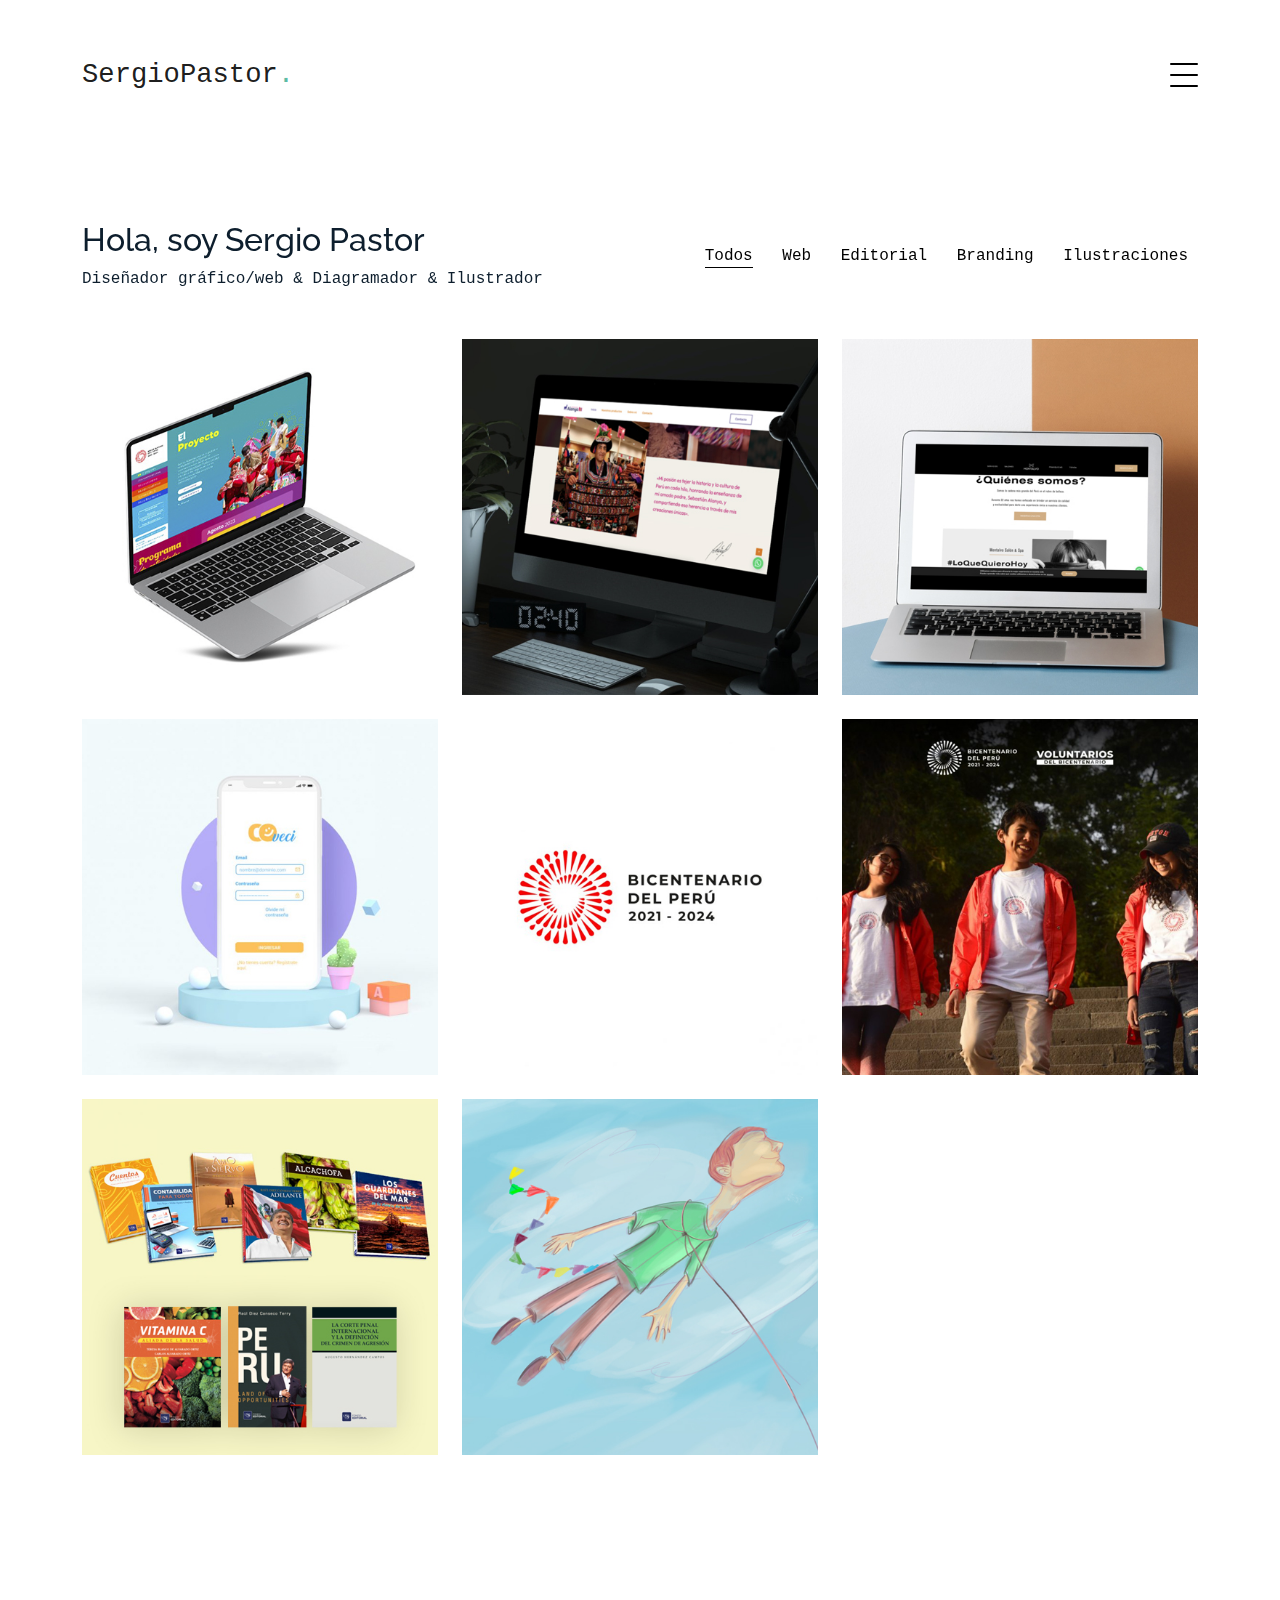
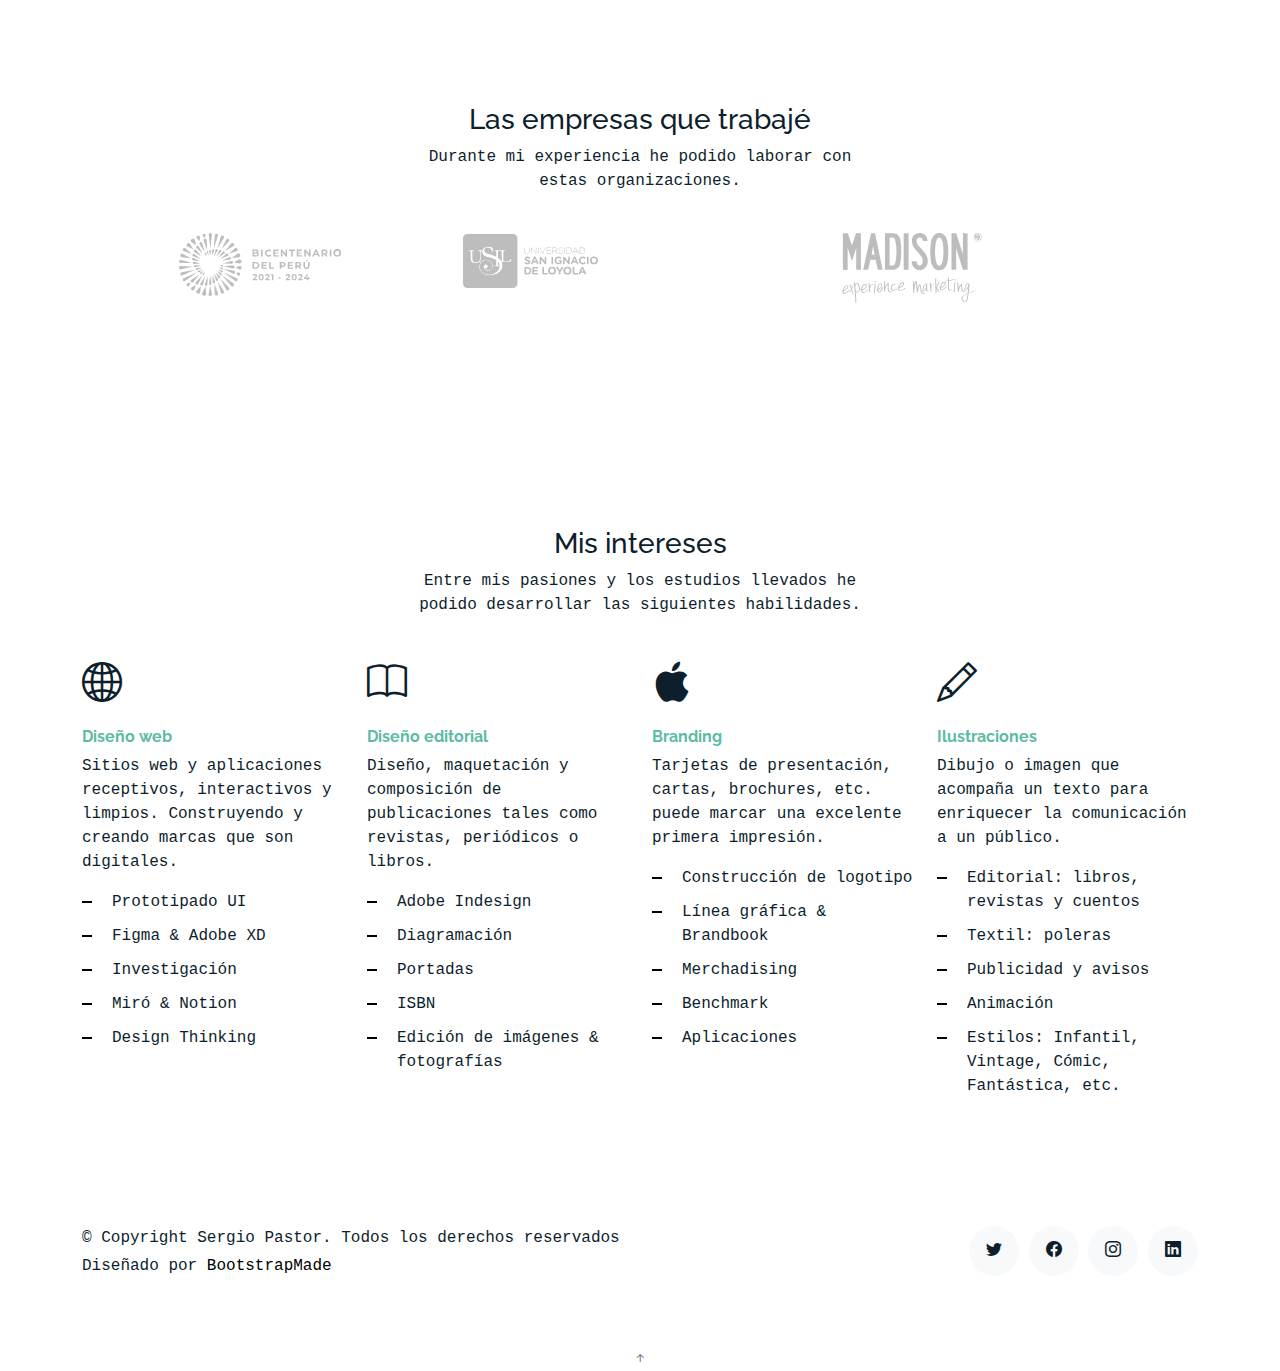
<file: index.html>
<!DOCTYPE html>
<html lang="es">

<head>
  <meta charset="utf-8">
  <meta content="width=device-width, initial-scale=1.0" name="viewport">

  <title>Sergio Pastor | Portfolio</title>
  <meta content="" name="description">
  <meta content="" name="keywords">

  <!-- Favicons -->
  <link href="assets/img/favicon.png" rel="icon">
  <link href="assets/img/apple-touch-icon.png" rel="apple-touch-icon">

  <!-- Google Fonts -->
  <link href="https://fonts.googleapis.com/css?family=https://fonts.googleapis.com/css?family=Inconsolata:400,500,600,700|Raleway:400,400i,500,500i,600,600i,700,700i" rel="stylesheet">

  <!-- Vendor CSS Files -->
  <link href="assets/vendor/aos/aos.css" rel="stylesheet">
  <link href="assets/vendor/bootstrap/css/bootstrap.min.css" rel="stylesheet">
  <link href="assets/vendor/bootstrap-icons/bootstrap-icons.css" rel="stylesheet">
  <link href="assets/vendor/swiper/swiper-bundle.min.css" rel="stylesheet">

  <!-- Template Main CSS File -->
  <link href="assets/css/style.css" rel="stylesheet">

  <!-- =======================================================
  * Template Name: MyPortfolio - v4.10.0
  * Template URL: https://bootstrapmade.com/myportfolio-bootstrap-portfolio-website-template/
  * Author: BootstrapMade.com
  * License: https://bootstrapmade.com/license/
  ======================================================== -->
</head>

<body>

  <!-- ======= Navbar ======= -->
  <div class="collapse navbar-collapse custom-navmenu" id="main-navbar">
    <div class="container py-2 py-md-5">
      <div class="row align-items-start">
        <div class="col-md-2">
          <ul class="custom-menu">
            <li class="active"><a href="index.html" style="color:#5cbba4">Inicio</a></li>
            <li><a href="about.html">Sobre mi</a></li>
            <!-- <li><a href="services.html">Mis intereses</a></li> -->
            <!-- <li><a href="works.html">Mis trabajos</a></li> -->
            <li><a href="contact.html">Contacto</a></li>
          </ul>
        </div>
        <div class="col-md-6 d-none d-md-block  mr-auto">
          <div class="tweet d-flex">
            <span class="bi bi-briefcase text-white m-2 mr-3"></span>
            <div>
              <p><em>Titulado técnico en Redes y Comunicaciones. Titulado de Arte y Diseño Empresarial y egresado de Ingeniería de Sistemas.<br> <a target="_blank" href="https://www.linkedin.com/in/sergio-pastor-segura-b5211a19/">Linkedin</a></em></p>
            </div>
          </div>
        </div>
        <div class="col-md-4 d-none d-md-block">
          <h3>Contáctame</h3>
          <p><strong class="d-block mb-1">Teléfono</strong>
            <a href="tel:+51976317906">+51 976 317 906</a> <br> <a href="Email:sergio_cybert@hotmail.com">sergio_cybert@hotmail.com</a></p>
        </div>
      </div>

    </div>
  </div>

  <nav class="navbar navbar-light custom-navbar">
    <div class="container">
      <a class="navbar-brand" href="index.html">SergioPastor<span style="color: #5cbba4;">.</span></a>
      <a href="#" class="burger" data-bs-toggle="collapse" data-bs-target="#main-navbar">
        <span></span>
      </a>
    </div>
  </nav>

  <main id="main">

    <!-- ======= Works Section ======= -->
    <section class="section site-portfolio">
      <div class="container">
        <div class="row mb-5 align-items-center">
          <div class="col-md-12 col-lg-6 mb-4 mb-lg-0" data-aos="fade-up">
            <h2>Hola, soy Sergio Pastor</h2>
            <p class="mb-0">Diseñador gráfico/web &amp; Diagramador &amp; Ilustrador</p>
          </div>
          <div class="col-md-12 col-lg-6 text-start text-lg-end" data-aos="fade-up" data-aos-delay="100">
            <div id="filters" class="filters">
              <a href="#" data-filter="*" class="active">Todos</a>
              <a href="#" data-filter=".web">Web</a>
              <a href="#" data-filter=".design">Editorial</a>
              <a href="#" data-filter=".branding">Branding</a>
              <a href="#" data-filter=".photography">Ilustraciones</a>
            </div>
          </div>
        </div>
        <div id="portfolio-grid" class="row no-gutter" data-aos="fade-up" data-aos-delay="200">
          <div class="item web col-sm-6 col-md-4 col-lg-4 mb-4">
            <a href="trabajo6.html" class="item-wrap fancybox">
              <div class="work-info">
                <h3>PEB página principal</h3>
                <span>UX/UI</span>
              </div>
              <img class="img-fluid" src="assets/img/img_6.jpg">
            </a>
          </div>
          <div class="item web col-sm-6 col-md-4 col-lg-4 mb-4">
            <a href="trabajo7.html" class="item-wrap fancybox">
              <div class="work-info">
                <h3>Alanya: Artesano textil</h3>
                <span>Wordpress</span>
              </div>
              <img class="img-fluid" src="assets/img/img_7.jpg">
            </a>
          </div>
          <div class="item web col-sm-6 col-md-4 col-lg-4 mb-4">
            <a href="trabajo8.html" class="item-wrap fancybox">
              <div class="work-info">
                <h3>Montalvo Salón & Spa</h3>
                <span>Wordpress</span>
              </div>
              <img class="img-fluid" src="assets/img/img_8.jpg">
            </a>
          </div>
          <div class="item web col-sm-6 col-md-4 col-lg-4 mb-4">
            <a href="trabajo1.html" class="item-wrap fancybox">
              <div class="work-info">
                <h3>CoVeci</h3>
                <span>UX/UI</span>
              </div>
              <img class="img-fluid" src="assets/img/img_1.jpg">
            </a>
          </div>
          <div class="item web col-sm-6 col-md-4 col-lg-4 mb-4">
            <a href="trabajo2.html" class="item-wrap fancybox">
              <div class="work-info">
                <h3>Bicentenario del Perú</h3>
                <span>UX/UI</span>
              </div>
              <img class="img-fluid" src="assets/img/img_2.jpg">
            </a>
          </div>
          <div class="item web col-sm-6 col-md-4 col-lg-4 mb-4">
            <a href="trabajo3.html" class="item-wrap fancybox">
              <div class="work-info">
                <h3>Voluntarios de Bicentenario</h3>
                <span>UX/UI</span>
              </div>
              <img class="img-fluid" src="assets/img/img_3.jpg">
            </a>
          </div>
          <div class="item design col-sm-6 col-md-4 col-lg-4 mb-4">
            <a href="trabajo4.html" class="item-wrap fancybox">
              <div class="work-info">
                <h3>Publicaciones de libros y revistas</h3>
                <span>Editorial</span>
              </div>
              <img class="img-fluid" src="assets/img/img_4.jpg">
            </a>
          </div>
          <div class="item photography col-sm-6 col-md-4 col-lg-4 mb-4">
            <a href="trabajo5.html" class="item-wrap fancybox">
              <div class="work-info">
                <h3>Ilustraciones</h3>
                <span>Ilustraciones</span>
              </div>
              <img class="img-fluid" src="assets/img/img_5.jpg">
            </a>
          </div>
          
        </div>
      </div>
    </section><!-- End  Works Section -->

    <!-- ======= Clients Section ======= -->
    <section class="section">
      <div class="container">
        <div class="row justify-content-center text-center mb-4">
          <div class="col-5">
            <h3 class="h3 heading">Las empresas que trabajé</h3>
            <p>Durante mi experiencia he podido laborar con estas organizaciones.</p>
          </div>
        </div>
        <div class="row">
          <div class="col-4 col-sm-4 col-md text-center">
            <a href="#" class="client-logo"><img src="assets/img/bicentenario.svg" alt="Image" class="img-fluid"></a>
          </div>
          <div class="col-4 col-sm-4 col-md">
            <a href="#" class="client-logo"><img src="assets/img/usil.svg" alt="Image" class="img-fluid"></a>
          </div>
          <div class="col-4 col-sm-4 col-md">
            <a href="#" class="client-logo"><img src="assets/img/madison.svg" alt="Image" class="img-fluid"></a>
          </div>

        </div>
      </div>
    </section><!-- End Clients Section -->

    <!-- ======= Services Section ======= -->
    <section class="section services">
      <div class="container">
        <div class="row justify-content-center text-center mb-4">
          <div class="col-5">
            <h3 class="h3 heading">Mis intereses</h3>
            <p>Entre mis pasiones y los estudios llevados he podido desarrollar las siguientes habilidades.</p>
          </div>
        </div>
        <div class="row">

          <div class="col-12 col-sm-6 col-md-6 col-lg-3">
            <i class="bi bi-globe2"></i>
            <h4 class="h4 mb-2"> <strong style="color:#5cbba4">Diseño web</strong> </h4>
            <p>Sitios web y aplicaciones receptivos, interactivos y limpios. Construyendo y creando marcas que son digitales.</p>
            <ul class="list-unstyled list-line">
              <li>Prototipado UI</li>
              <li>Figma & Adobe XD</li>
              <li>Investigación</li>
              <li>Miró & Notion</li>
              <li>Design Thinking</li>
            </ul>
          </div>
          <div class="col-12 col-sm-6 col-md-6 col-lg-3">
            <i class="bi bi-book"></i>
            <h4 class="h4 mb-2"> <strong style="color:#5cbba4">Diseño editorial</strong> </h4>
            <p>Diseño, maquetación y composición de publicaciones tales como revistas, periódicos o libros.</p>
            <ul class="list-unstyled list-line">
              <li>Adobe Indesign</li>
              <li>Diagramación</li>
              <li>Portadas</li>
              <li>ISBN</li>
              <li>Edición de imágenes & fotografías</li>
            </ul>
          </div>
          <div class="col-12 col-sm-6 col-md-6 col-lg-3">
            <i class="bi bi-apple"></i>
            <h4 class="h4 mb-2"> <strong style="color:#5cbba4">Branding</strong> </h4>
            <p>Tarjetas de presentación, cartas, brochures, etc. puede marcar una excelente primera impresión.</p>
            <ul class="list-unstyled list-line">
              <li>Construcción de logotipo</li>
              <li>Línea gráfica & Brandbook</li>
              <li>Merchadising</li>
              <li>Benchmark</li>
              <li>Aplicaciones</li>
            </ul>
          </div>
          <div class="col-12 col-sm-6 col-md-6 col-lg-3">
            <i class="bi bi-pencil"></i>
            <h4 class="h4 mb-2"> <strong style="color:#5cbba4">Ilustraciones</strong> </h4>
            <p>Dibujo o imagen que acompaña un texto para enriquecer la comunicación a un público.</p>
            <ul class="list-unstyled list-line">
              <li>Editorial: libros, revistas y cuentos</li>
              <li>Textil: poleras</li>
              <li>Publicidad y avisos</li>
              <li>Animación</li>
              <li>Estilos: Infantil, Vintage, Cómic, Fantástica, etc.</li>
            </ul>
          </div>
        </div>
      </div>
    </section><!-- End Services Section -->

    <!-- ======= Testimonials Section ======= -->
    
    
    <!-- <section class="section pt-0">
      <div class="container">

        <div class="testimonials-slider swiper" data-aos="fade-up" data-aos-delay="100">
          <div class="swiper-wrapper">

            <div class="swiper-slide">
              <div class="testimonial-wrap">
                <div class="testimonial">
                  <img src="assets/img/person_1.jpg" alt="Image" class="img-fluid">
                  <blockquote>
                    <p>Lorem ipsum dolor sit amet consectetur adipisicing elit. Quisquam necessitatibus incidunt ut officiis
                      explicabo inventore.</p>
                  </blockquote>
                  <p>&mdash; Jean Hicks</p>
                </div>
              </div>
            </div>

            <div class="swiper-slide">
              <div class="testimonial-wrap">
                <div class="testimonial">
                  <img src="assets/img/person_2.jpg" alt="Image" class="img-fluid">
                  <blockquote>
                    <p>Lorem ipsum dolor sit amet consectetur adipisicing elit. Quisquam necessitatibus incidunt ut officiis
                      explicabo inventore.</p>
                  </blockquote>
                  <p>&mdash; Chris Stanworth</p>
                </div>
              </div>
            </div>

          </div>
          <div class="swiper-pagination"></div>
        </div>

      </div>
    </section> -->
    
    <!-- End Testimonials Section -->

  </main><!-- End #main -->

  <!-- ======= Footer ======= -->
  <footer class="footer" role="contentinfo">
    <div class="container">
      <div class="row">
        <div class="col-sm-6">
          <p class="mb-1">&copy; Copyright Sergio Pastor. Todos los derechos reservados</p>
          <div class="credits">
            <!--
            All the links in the footer should remain intact.
            You can delete the links only if you purchased the pro version.
            Licensing information: https://bootstrapmade.com/license/
            Purchase the pro version with working PHP/AJAX contact form: https://bootstrapmade.com/buy/?theme=MyPortfolio
          -->
            Diseñado por <a href="https://bootstrapmade.com/">BootstrapMade</a>
          </div>
        </div>
        <div class="col-sm-6 social text-md-end">
          <a href="https://twitter.com/ZergioPastor" target="_blank"><span class="bi bi-twitter"></span></a>
          <a href="https://www.facebook.com/spdisenoperu" target="_blank"><span class="bi bi-facebook"></span></a>
          <a href="https://www.instagram.com/sergio_pastor88/?hl=es" target="_blank"><span class="bi bi-instagram"></span></a>
          <a href="https://www.linkedin.com/in/sergio-pastor-segura-b5211a19/" target="_blank"><span class="bi bi-linkedin"></span></a>
        </div>
      </div>
    </div>
  </footer>

  <a href="#" class="back-to-top d-flex align-items-center justify-content-center"><i class="bi bi-arrow-up-short"></i></a>

  <!-- Vendor JS Files -->
  <script src="assets/vendor/aos/aos.js"></script>
  <script src="assets/vendor/bootstrap/js/bootstrap.bundle.min.js"></script>
  <script src="assets/vendor/isotope-layout/isotope.pkgd.min.js"></script>
  <script src="assets/vendor/swiper/swiper-bundle.min.js"></script>
  <script src="assets/vendor/php-email-form/validate.js"></script>

  <!-- Template Main JS File -->
  <script src="assets/js/main.js"></script>

</body>

</html>
</file>
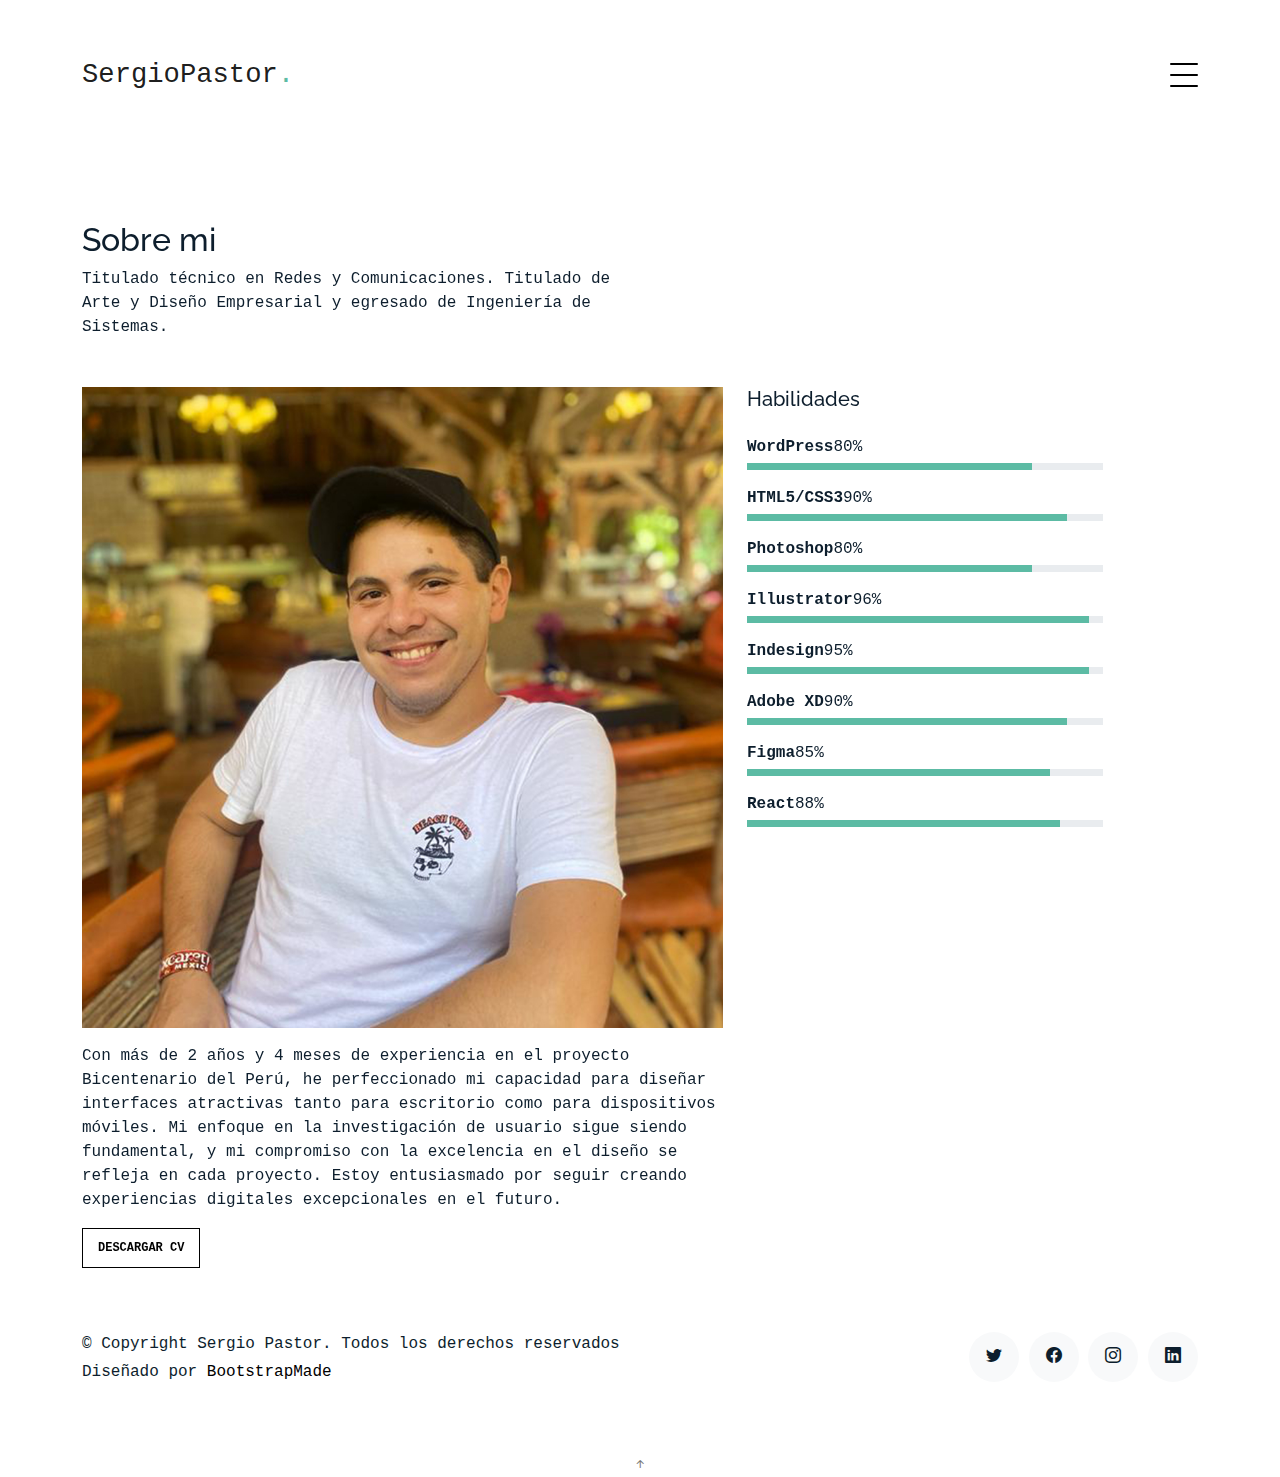
<file: about.html>
<!DOCTYPE html>
<html lang="es">
  <head>
    <meta charset="utf-8" />
    <meta content="width=device-width, initial-scale=1.0" name="viewport" />

    <title>Sergio Pastor | Portfolio</title>
    <meta content="" name="description" />
    <meta content="" name="keywords" />

    <!-- Favicons -->
    <link href="assets/img/favicon.png" rel="icon" />
    <link href="assets/img/apple-touch-icon.png" rel="apple-touch-icon" />

    <!-- Google Fonts -->
    <link
      href="https://fonts.googleapis.com/css?family=https://fonts.googleapis.com/css?family=Inconsolata:400,500,600,700|Raleway:400,400i,500,500i,600,600i,700,700i"
      rel="stylesheet"
    />

    <!-- Vendor CSS Files -->
    <link href="assets/vendor/aos/aos.css" rel="stylesheet" />
    <link
      href="assets/vendor/bootstrap/css/bootstrap.min.css"
      rel="stylesheet"
    />
    <link
      href="assets/vendor/bootstrap-icons/bootstrap-icons.css"
      rel="stylesheet"
    />
    <link href="assets/vendor/swiper/swiper-bundle.min.css" rel="stylesheet" />

    <!-- Template Main CSS File -->
    <link href="assets/css/style.css" rel="stylesheet" />

    <!-- =======================================================
  * Template Name: MyPortfolio - v4.10.0
  * Template URL: https://bootstrapmade.com/myportfolio-bootstrap-portfolio-website-template/
  * Author: BootstrapMade.com
  * License: https://bootstrapmade.com/license/
  ======================================================== -->
  </head>

  <body>
    <!-- ======= Navbar ======= -->
    <div class="collapse navbar-collapse custom-navmenu" id="main-navbar">
      <div class="container py-2 py-md-5">
        <div class="row align-items-start">
          <div class="col-md-2">
            <ul class="custom-menu">
              <li><a href="index.html">Inicio</a></li>
              <li class="active">
                <a href="about.html" style="color: #5cbba4">Sobre mi</a>
              </li>
              <li><a href="contact.html">Contacto</a></li>
            </ul>
          </div>
          <div class="col-md-6 d-none d-md-block mr-auto">
            <div class="tweet d-flex">
              <span class="bi bi-briefcase text-white m-2 mr-3"></span>
              <div>
                <p>
                  <em
                    >Titulado técnico en Redes y Comunicaciones. Titulado de
                    Arte y Diseño Empresarial y egresado de Ingeniería de
                    Sistemas. <br />
                    <a
                      target="_blank"
                      href="https://www.linkedin.com/in/sergio-pastor-segura-b5211a19/"
                      >Linkedin</a
                    ></em
                  >
                </p>
              </div>
            </div>
          </div>
          <div class="col-md-4 d-none d-md-block">
            <h3>Contáctame</h3>
            <p>
              <strong class="d-block mb-1">Teléfono</strong>
              <a href="tel:+51976317906">+51 976 317 906</a> <br />
              <a href="Email:sergio_cybert@hotmail.com"
                >sergio_cybert@hotmail.com</a
              >
            </p>
          </div>
        </div>
      </div>
    </div>

    <nav class="navbar navbar-light custom-navbar">
      <div class="container">
        <a class="navbar-brand" href="index.html"
          >SergioPastor<span style="color: #5cbba4">.</span></a
        >
        <a
          href="#"
          class="burger"
          data-bs-toggle="collapse"
          data-bs-target="#main-navbar"
        >
          <span></span>
        </a>
      </div>
    </nav>

    <main id="main">
      <section class="section pb-5">
        <div class="container">
          <div class="row mb-5 align-items-end">
            <div class="col-md-6" data-aos="fade-up">
              <h2>Sobre mi</h2>
              <p class="mb-0">
                Titulado técnico en Redes y Comunicaciones. Titulado de Arte y
                Diseño Empresarial y egresado de Ingeniería de Sistemas.
              </p>
            </div>
          </div>

          <div class="row">
            <div class="col-md-4 ml-auto order-2" data-aos="fade-up">
              <h3 class="h3 mb-4">Habilidades</h3>
              <ul class="list-unstyled">
                <li class="mb-3">
                  <div class="d-flex mb-1">
                    <strong>WordPress</strong>
                    <span class="ml-auto">80%</span>
                  </div>
                  <div class="progress custom-progress">
                    <div
                      class="progress-bar"
                      role="progressbar"
                      style="width: 80%"
                      aria-valuenow="80"
                      aria-valuemin="0"
                      aria-valuemax="100"
                      ></div>
                    </div>
                  </li>
                  <li class="mb-3">
                    <div class="d-flex mb-1">
                      <strong>HTML5/CSS3</strong>
                      <span class="ml-auto">90%</span>
                    </div>
                    <div class="progress custom-progress">
                      <div
                        class="progress-bar"
                        role="progressbar"
                        style="width: 90%"
                        aria-valuenow="99"
                        aria-valuemin="0"
                        aria-valuemax="100"
                      ></div>
                    </div>
                  </li>
                  <li class="mb-3">
                    <div class="d-flex mb-1">
                    <strong>Photoshop</strong>
                    <span class="ml-auto">80%</span>
                  </div>
                  <div class="progress custom-progress">
                    <div
                      class="progress-bar"
                      role="progressbar"
                      style="width: 80%"
                      aria-valuenow="80"
                      aria-valuemin="0"
                      aria-valuemax="100"
                    ></div>
                  </div>
                </li>
                <li class="mb-3">
                  <div class="d-flex mb-1">
                    <strong>Illustrator</strong>
                    <span class="ml-auto">96%</span>
                  </div>
                  <div class="progress custom-progress">
                    <div
                      class="progress-bar"
                      role="progressbar"
                      style="width: 96%"
                      aria-valuenow="96"
                      aria-valuemin="0"
                      aria-valuemax="100"
                    ></div>
                  </div>
                </li>
                <li class="mb-3">
                  <div class="d-flex mb-1">
                    <strong>Indesign</strong>
                    <span class="ml-auto">95%</span>
                  </div>
                  <div class="progress custom-progress">
                    <div
                      class="progress-bar"
                      role="progressbar"
                      style="width: 96%"
                      aria-valuenow="96"
                      aria-valuemin="0"
                      aria-valuemax="100"
                    ></div>
                  </div>
                </li>
                <li class="mb-3">
                  <div class="d-flex mb-1">
                    <strong>Adobe XD</strong>
                    <span class="ml-auto">90%</span>
                  </div>
                  <div class="progress custom-progress">
                    <div
                      class="progress-bar"
                      role="progressbar"
                      style="width: 90%"
                      aria-valuenow="90"
                      aria-valuemin="0"
                      aria-valuemax="100"
                    ></div>
                  </div>
                </li>
                <li class="mb-3">
                  <div class="d-flex mb-1">
                    <strong>Figma</strong>
                    <span class="ml-auto">85%</span>
                  </div>
                  <div class="progress custom-progress">
                    <div
                      class="progress-bar"
                      role="progressbar"
                      style="width: 85%"
                      aria-valuenow="85"
                      aria-valuemin="0"
                      aria-valuemax="100"
                    ></div>
                  </div>
                </li>

                <li class="mb-3">
                  <div class="d-flex mb-1">
                    <strong>React</strong>
                    <span class="ml-auto">88%</span>
                  </div>
                  <div class="progress custom-progress">
                    <div
                      class="progress-bar"
                      role="progressbar"
                      style="width: 88%"
                      aria-valuenow="88"
                      aria-valuemin="0"
                      aria-valuemax="100"
                    ></div>
                  </div>
                </li>
              </ul>
            </div>

            <div class="col-md-7 mb-5 mb-md-0" data-aos="fade-up">
              <p>
                <img
                  src="assets/img/person_1_sq.jpg"
                  alt="Image"
                  class="img-fluid"
                />
              </p>
              <p>
                Con más de 2 años y 4 meses de experiencia en el proyecto
                Bicentenario del Perú, he perfeccionado mi capacidad para
                diseñar interfaces atractivas tanto para escritorio como para
                dispositivos móviles. Mi enfoque en la investigación de usuario
                sigue siendo fundamental, y mi compromiso con la excelencia en
                el diseño se refleja en cada proyecto. Estoy entusiasmado por
                seguir creando experiencias digitales excepcionales en el
                futuro.
              </p>

              <p>
                <a href="assets/pdf/cv.pdf" class="readmore" target="_blank"
                  >Descargar CV</a
                >
              </p>
            </div>
          </div>
        </div>
      </section>
    </main>
    <!-- End #main -->

    <!-- ======= Footer ======= -->
    <footer class="footer" role="contentinfo">
      <div class="container">
        <div class="row">
          <div class="col-sm-6">
            <p class="mb-1">
              &copy; Copyright Sergio Pastor. Todos los derechos reservados
            </p>
            <div class="credits">
              <!--
            All the links in the footer should remain intact.
            You can delete the links only if you purchased the pro version.
            Licensing information: https://bootstrapmade.com/license/
            Purchase the pro version with working PHP/AJAX contact form: https://bootstrapmade.com/buy/?theme=MyPortfolio
          -->
              Diseñado por
              <a href="https://bootstrapmade.com/">BootstrapMade</a>
            </div>
          </div>
          <div class="col-sm-6 social text-md-end">
            <a href="https://twitter.com/ZergioPastor" target="_blank"
              ><span class="bi bi-twitter"></span
            ></a>
            <a href="https://www.facebook.com/spdisenoperu" target="_blank"
              ><span class="bi bi-facebook"></span
            ></a>
            <a
              href="https://www.instagram.com/sergio_pastor88/?hl=es"
              target="_blank"
              ><span class="bi bi-instagram"></span
            ></a>
            <a
              href="https://www.linkedin.com/in/sergio-pastor-segura-b5211a19/"
              target="_blank"
              ><span class="bi bi-linkedin"></span
            ></a>
          </div>
        </div>
      </div>
    </footer>

    <a
      href="#"
      class="back-to-top d-flex align-items-center justify-content-center"
      ><i class="bi bi-arrow-up-short"></i
    ></a>

    <!-- Vendor JS Files -->
    <script src="assets/vendor/aos/aos.js"></script>
    <script src="assets/vendor/bootstrap/js/bootstrap.bundle.min.js"></script>
    <script src="assets/vendor/isotope-layout/isotope.pkgd.min.js"></script>
    <script src="assets/vendor/swiper/swiper-bundle.min.js"></script>
    <script src="assets/vendor/php-email-form/validate.js"></script>

    <!-- Template Main JS File -->
    <script src="assets/js/main.js"></script>
  </body>
</html>
</file>
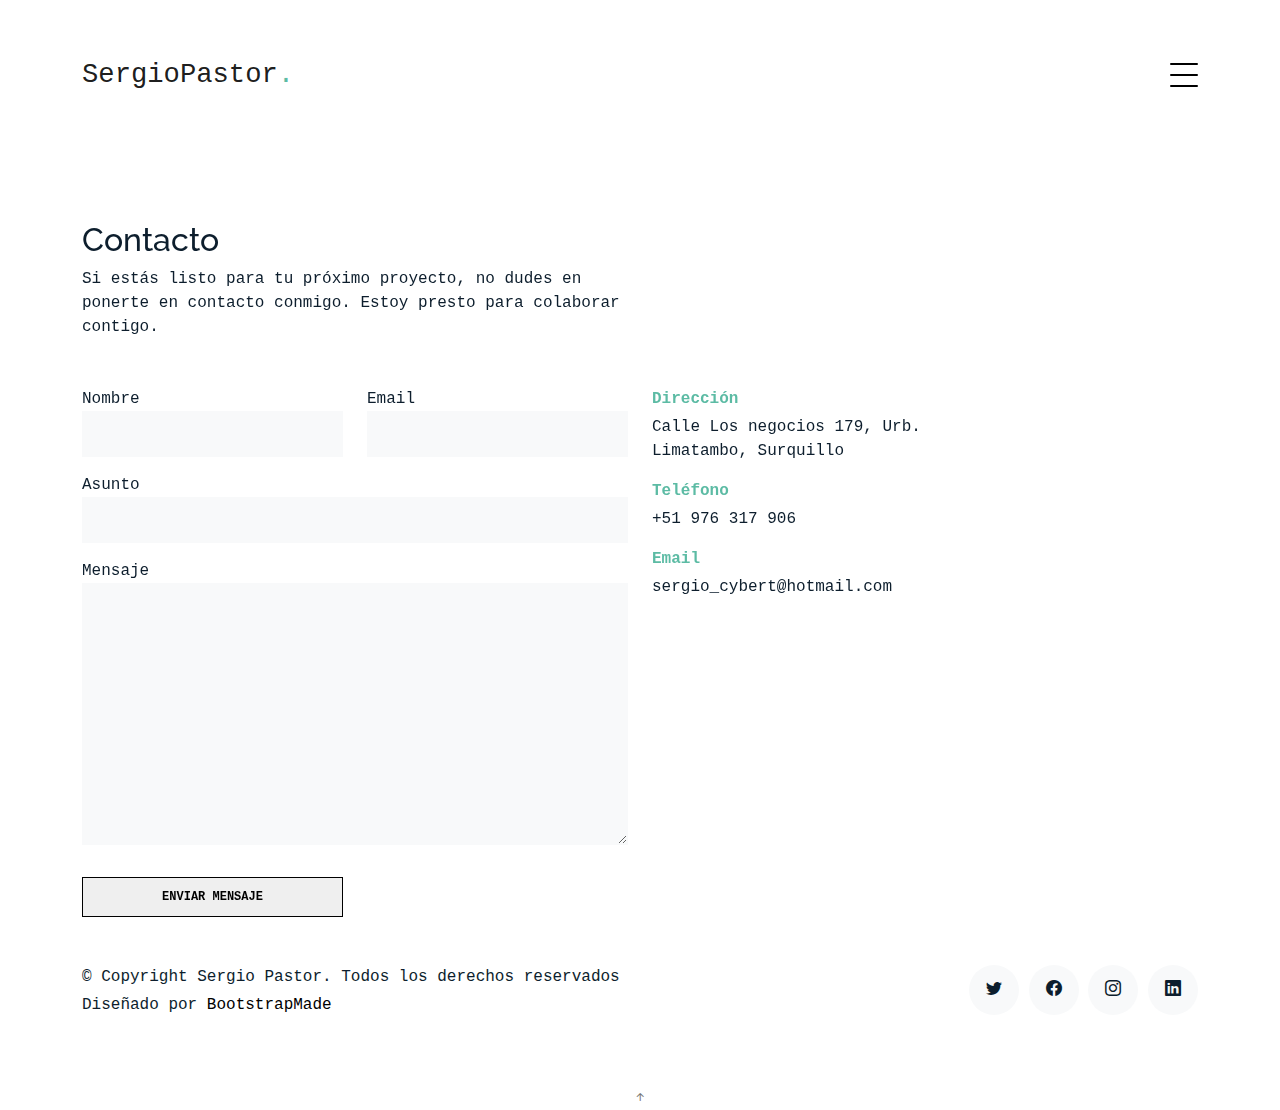
<file: contact.html>
<!DOCTYPE html>
<html lang="es">

<head>
  <meta charset="utf-8">
  <meta content="width=device-width, initial-scale=1.0" name="viewport">

  <title>Sergio Pastor | Portfolio</title>
  <meta content="" name="description">
  <meta content="" name="keywords">

  <!-- Favicons -->
  <link href="assets/img/favicon.png" rel="icon">
  <link href="assets/img/apple-touch-icon.png" rel="apple-touch-icon">

  <!-- Google Fonts -->
  <link href="https://fonts.googleapis.com/css?family=https://fonts.googleapis.com/css?family=Inconsolata:400,500,600,700|Raleway:400,400i,500,500i,600,600i,700,700i" rel="stylesheet">

  <!-- Vendor CSS Files -->
  <link href="assets/vendor/aos/aos.css" rel="stylesheet">
  <link href="assets/vendor/bootstrap/css/bootstrap.min.css" rel="stylesheet">
  <link href="assets/vendor/bootstrap-icons/bootstrap-icons.css" rel="stylesheet">
  <link href="assets/vendor/swiper/swiper-bundle.min.css" rel="stylesheet">

  <!-- Template Main CSS File -->
  <link href="assets/css/style.css" rel="stylesheet">

  <!-- =======================================================
  * Template Name: MyPortfolio - v4.10.0
  * Template URL: https://bootstrapmade.com/myportfolio-bootstrap-portfolio-website-template/
  * Author: BootstrapMade.com
  * License: https://bootstrapmade.com/license/
  ======================================================== -->
</head>

<body>

  <!-- ======= Navbar ======= -->
  <div class="collapse navbar-collapse custom-navmenu" id="main-navbar">
    <div class="container py-2 py-md-5">
      <div class="row align-items-start">
        <div class="col-md-2">
          <ul class="custom-menu">
            <li><a href="index.html">Inicio</a></li>
            <li><a href="about.html">Sobre mi</a></li>
            <li class="active"><a href="contact.html" style="color:#5cbba4">Contacto</a></li>
          </ul>
        </div>
        <div class="col-md-6 d-none d-md-block  mr-auto">
          <div class="tweet d-flex">
            <span class="bi bi-briefcase text-white m-2 mr-3"></span>
            <div>
              <p><em>Titulado técnico en Redes y Comunicaciones. Titulado de Arte y Diseño Empresarial y egresado de Ingeniería de Sistemas.  <br> <a target="_blank" href="https://www.linkedin.com/in/sergio-pastor-segura-b5211a19/">Linkedin</a></em></p>
            </div>
          </div>
        </div>
        <div class="col-md-4 d-none d-md-block">
          <h3>Contáctame</h3>
          <p><strong class="d-block mb-1">Teléfono</strong>
            <a href="tel:+51976317906">+51 976 317 906</a> <br> <a href="email:sergio_cybert@hotmail.com">sergio_cybert@hotmail.com</a></p>
        </div>
      </div>

    </div>
  </div>

  <nav class="navbar navbar-light custom-navbar">
    <div class="container">
      <a class="navbar-brand" href="index.html">SergioPastor<span style="color: #5cbba4;">.</span></a>
      <a href="#" class="burger" data-bs-toggle="collapse" data-bs-target="#main-navbar">
        <span></span>
      </a>
    </div>
  </nav>

  <main id="main">

    <section class="section pb-5">
      <div class="container">

        <div class="row mb-5 align-items-end">
          <div class="col-md-6" data-aos="fade-up">
            <h2>Contacto</h2>
            <p class="mb-0">Si estás listo para tu próximo proyecto, no dudes en ponerte en contacto conmigo. Estoy presto para colaborar contigo.
            </p>
          </div>

        </div>

        <div class="row">
          <div class="col-md-6 mb-5 mb-md-0" data-aos="fade-up">

            <form action="forms/contact.php" method="post" role="form" class="php-email-form">

              <div class="row gy-3">
                <div class="col-md-6 form-group">
                  <label for="name">Nombre</label>
                  <input type="text" name="name" class="form-control" id="name" required>
                </div>
                <div class="col-md-6 form-group">
                  <label for="name">Email</label>
                  <input type="email" class="form-control" name="email" id="email" required>
                </div>
                <div class="col-md-12 form-group">
                  <label for="name">Asunto</label>
                  <input type="text" class="form-control" name="subject" id="subject" required>
                </div>
                <div class="col-md-12 form-group">
                  <label for="name">Mensaje</label>
                  <textarea class="form-control" name="message" cols="30" rows="10" required></textarea>
                </div>

                <div class="col-md-12 my-3">
                  <div class="loading">Cargando</div>
                  <div class="error-message"></div>
                  <div class="sent-message">Tu mensaje ha sido enviado. ¡Gracias!</div>
                </div>

                <div class="col-md-6 mt-0 form-group">
                  <input type="submit" class="readmore d-block w-100" value="Enviar mensaje">
                </div>
              </div>

            </form>

          </div>

          <div class="col-md-4 ml-auto order-2" data-aos="fade-up">
            <ul class="list-unstyled">
              <li class="mb-3">
                <strong class="d-block mb-1" style="color: #5cbba4;">Dirección</strong>
                <span>Calle Los negocios 179, Urb. Limatambo, Surquillo </span>
              </li>
              <li class="mb-3">
                <strong class="d-block mb-1" style="color: #5cbba4;">Teléfono</strong>
                <span>+51 976 317 906</span>
              </li>
              <li class="mb-3">
                <strong class="d-block mb-1" style="color: #5cbba4;">Email</strong>
                <span>sergio_cybert@hotmail.com</span>
              </li>
            </ul>
          </div>

        </div>

      </div>

    </section>

  </main><!-- End #main -->

  <!-- ======= Footer ======= -->
  <footer class="footer" role="contentinfo">
    <div class="container">
      <div class="row">
        <div class="col-sm-6">
          <p class="mb-1">&copy; Copyright Sergio Pastor. Todos los derechos reservados</p>
          <div class="credits">
            <!--
            All the links in the footer should remain intact.
            You can delete the links only if you purchased the pro version.
            Licensing information: https://bootstrapmade.com/license/
            Purchase the pro version with working PHP/AJAX contact form: https://bootstrapmade.com/buy/?theme=MyPortfolio
          -->
            Diseñado por <a href="https://bootstrapmade.com/">BootstrapMade</a>
          </div>
        </div>
        <div class="col-sm-6 social text-md-end">
          <a href="https://twitter.com/ZergioPastor" target="_blank"><span class="bi bi-twitter"></span></a>
          <a href="https://www.facebook.com/spdisenoperu" target="_blank"><span class="bi bi-facebook"></span></a>
          <a href="https://www.instagram.com/sergio_pastor88/?hl=es" target="_blank"><span class="bi bi-instagram"></span></a>
          <a href="https://www.linkedin.com/in/sergio-pastor-segura-b5211a19/" target="_blank"><span class="bi bi-linkedin"></span></a>
        </div>
      </div>
    </div>
  </footer>

  <a href="#" class="back-to-top d-flex align-items-center justify-content-center"><i class="bi bi-arrow-up-short"></i></a>

  <!-- Vendor JS Files -->
  <script src="assets/vendor/aos/aos.js"></script>
  <script src="assets/vendor/bootstrap/js/bootstrap.bundle.min.js"></script>
  <script src="assets/vendor/isotope-layout/isotope.pkgd.min.js"></script>
  <script src="assets/vendor/swiper/swiper-bundle.min.js"></script>
  <script src="assets/vendor/php-email-form/validate.js"></script>

  <!-- Template Main JS File -->
  <script src="assets/js/main.js"></script>

</body>

</html>
</file>
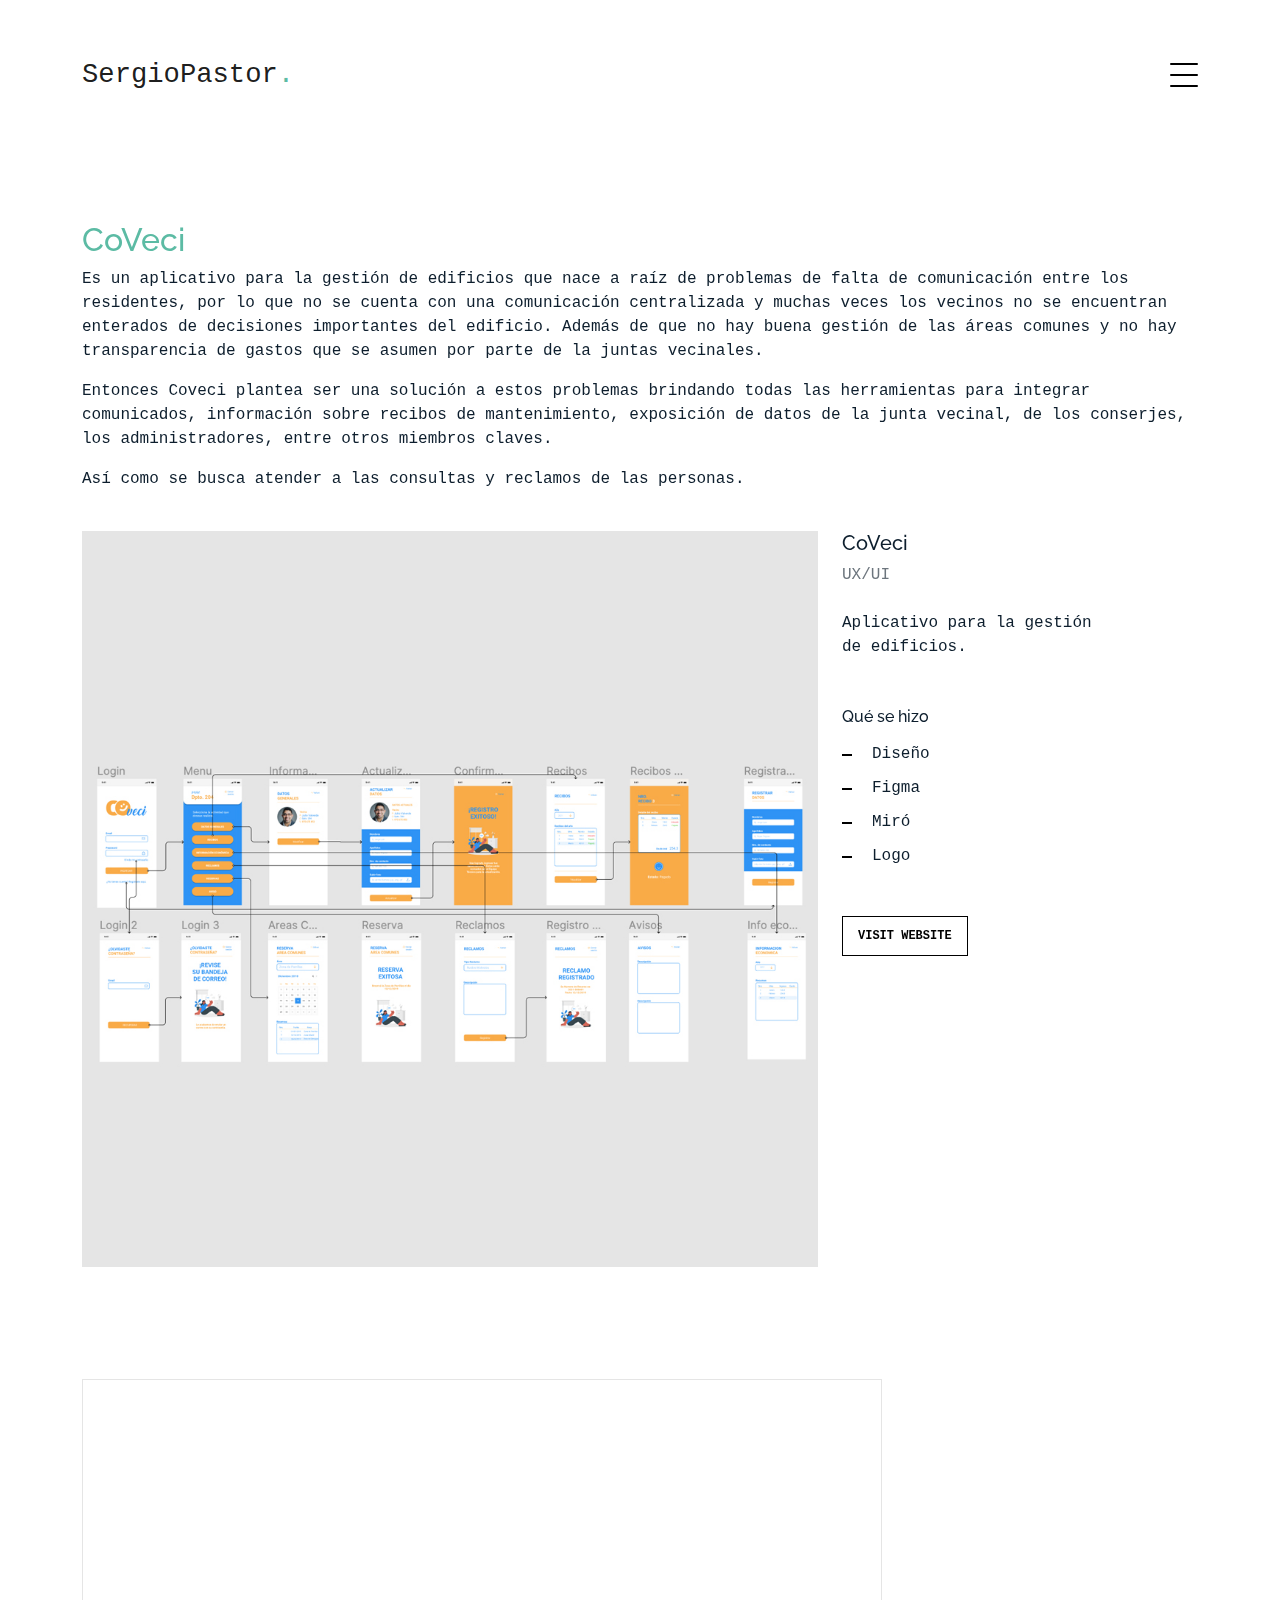
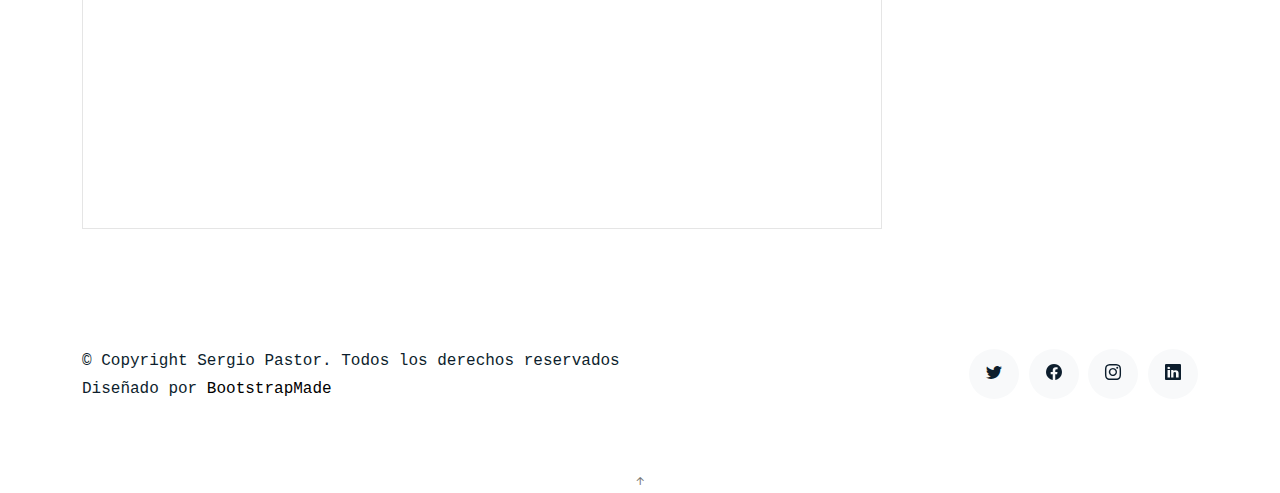
<file: trabajo1.html>
<!DOCTYPE html>
<html lang="en">

<head>
  <meta charset="utf-8">
  <meta content="width=device-width, initial-scale=1.0" name="viewport">

  <title>Sergio Pastor | Portfolio</title>
  <meta content="" name="description">
  <meta content="" name="keywords">

  <!-- Favicons -->
  <link href="assets/img/favicon.png" rel="icon">
  <link href="assets/img/apple-touch-icon.png" rel="apple-touch-icon">

  <!-- Google Fonts -->
  <link href="https://fonts.googleapis.com/css?family=https://fonts.googleapis.com/css?family=Inconsolata:400,500,600,700|Raleway:400,400i,500,500i,600,600i,700,700i" rel="stylesheet">

  <!-- Vendor CSS Files -->
  <link href="assets/vendor/aos/aos.css" rel="stylesheet">
  <link href="assets/vendor/bootstrap/css/bootstrap.min.css" rel="stylesheet">
  <link href="assets/vendor/bootstrap-icons/bootstrap-icons.css" rel="stylesheet">
  <link href="assets/vendor/swiper/swiper-bundle.min.css" rel="stylesheet">

  <!-- Template Main CSS File -->
  <link href="assets/css/style.css" rel="stylesheet">

  <!-- =======================================================
  * Template Name: MyPortfolio - v4.10.0
  * Template URL: https://bootstrapmade.com/myportfolio-bootstrap-portfolio-website-template/
  * Author: BootstrapMade.com
  * License: https://bootstrapmade.com/license/
  ======================================================== -->
</head>

<body>

  <!-- ======= Navbar ======= -->
  <div class="collapse navbar-collapse custom-navmenu" id="main-navbar">
    <div class="container py-2 py-md-5">
      <div class="row align-items-start">
        <div class="col-md-2">
          <ul class="custom-menu">
            <li class="active"><a href="index.html" style="color:#5cbba4">Inicio</a></li>
            <li><a href="about.html">Sobre mi</a></li>
            <li><a href="contact.html">Contacto</a></li>
          </ul>
        </div>
        <div class="col-md-6 d-none d-md-block  mr-auto">
          <div class="tweet d-flex">
            <span class="bi bi-briefcase text-white m-2 mr-3"></span>
            <div>
              <p><em>Titulado técnico en Redes y Comunicaciones. Titulado Arte y Diseño Empresarial y estudiante de los últimos ciclos de Ingeniería de Sistemas. <br> <a target="_blank" href="https://www.linkedin.com/in/sergio-pastor-segura-b5211a19/">Linkedin</a></em></p>
            </div>
          </div>
        </div>
        <div class="col-md-4 d-none d-md-block">
          <h3>Contáctame</h3>
          <p><strong class="d-block mb-1">Teléfono</strong>
            <a href="tel:+51976317906">+51 976 317 906</a> <br> <a href="Email:sergio_cybert@hotmail.com">sergio_cybert@hotmail.com</a></p>
        </div>
      </div>

    </div>
  </div>

  <nav class="navbar navbar-light custom-navbar">
    <div class="container">
      <a class="navbar-brand" href="index.html">SergioPastor<span style="color: #5cbba4;">.</span></a>
      <a href="#" class="burger" data-bs-toggle="collapse" data-bs-target="#main-navbar">
        <span></span>
      </a>
    </div>
  </nav>

  <main id="main">

    <section class="section">
      <div class="container">
        <div class="row mb-4 align-items-center">
          <div class="col-md" data-aos="fade-up">
            <h2 style="color:#5cbba4">CoVeci</h2>
            <p>Es un aplicativo para la gestión de edificios que nace a raíz de problemas de falta de comunicación entre los residentes, por lo que no se cuenta con una comunicación centralizada y muchas veces los vecinos no se encuentran enterados de decisiones importantes del edificio. Además de que no hay buena gestión de las áreas comunes y no hay transparencia de gastos que se asumen por parte de la juntas vecinales.</p>
            <p>Entonces Coveci plantea ser una solución a estos problemas brindando todas las herramientas para integrar comunicados, información sobre recibos de mantenimiento, exposición de datos de la junta vecinal, de los conserjes, los administradores, entre otros miembros claves. </p>
            <p>Así como se busca atender a las consultas y reclamos de las personas.</p>
          </div>
        </div>
      </div>

      <div class="site-section pb-0">
        <div class="container">
          <div class="row align-items-stretch">
            <div class="col-md-8" data-aos="fade-up">
              <img src="assets/img/img_1_big.jpg" alt="Image" class="img-fluid">
              
            </div>
            <div class="col-md-3 ml-auto" data-aos="fade-up" data-aos-delay="100">
              <div class="sticky-content">
                <h3 class="h3">CoVeci</h3>
                <p class="mb-4"><span class="text-muted">UX/UI</span></p>

                <div class="mb-5">
                  <p>Aplicativo para la gestión de edificios.</p>

                </div>

                <h4 class="h4 mb-3">Qué se hizo</h4>
                <ul class="list-unstyled list-line mb-5">
                  <li>Diseño</li>
                  <li>Figma</li>
                  <li>Miró</li>
                  <li>Logo</li>
                </ul>

                <p><a href="#" class="readmore">Visit Website</a></p>
              </div>
            </div>
          </div>
        </div>
    </section>

    <section class="section pt-0">
      <div class="container">
        <iframe style="border: 1px solid rgba(0, 0, 0, 0.1);" width="800" height="450" src="https://www.figma.com/embed?embed_host=share&url=https%3A%2F%2Fwww.figma.com%2Fproto%2FS5ZnhN9KvMmwuD5gfBGxGD%2FCoVeci%3Fpage-id%3D0%253A1%26node-id%3D3%253A2%26viewport%3D-229%252C80%252C0.22%26scaling%3Dscale-down%26starting-point-node-id%3D3%253A2%26hotspot-hints%3D0" allowfullscreen></iframe>
      </div>
    </section>

    <!-- ======= Testimonials Section ======= -->

    <!-- <section class="section pt-0">
      <div class="container">

        <div class="testimonials-slider swiper" data-aos="fade-up" data-aos-delay="100">
          <div class="swiper-wrapper">

            <div class="swiper-slide">
              <div class="testimonial-wrap">
                <div class="testimonial">
                  <img src="assets/img/person_1.jpg" alt="Image" class="img-fluid">
                  <blockquote>
                    <p>Lorem ipsum dolor sit amet consectetur adipisicing elit. Quisquam necessitatibus incidunt ut officiis
                      explicabo inventore.</p>
                  </blockquote>
                  <p>&mdash; Jean Hicks</p>
                </div>
              </div>
            </div>

            <div class="swiper-slide">
              <div class="testimonial-wrap">
                <div class="testimonial">
                  <img src="assets/img/person_2.jpg" alt="Image" class="img-fluid">
                  <blockquote>
                    <p>Lorem ipsum dolor sit amet consectetur adipisicing elit. Quisquam necessitatibus incidunt ut officiis
                      explicabo inventore.</p>
                  </blockquote>
                  <p>&mdash; Chris Stanworth</p>
                </div>
              </div>
            </div>

          </div>
          <div class="swiper-pagination"></div>
        </div>

      </div>
    </section> -->
    
    
    <!-- End Testimonials Section -->

  </main><!-- End #main -->

  <!-- ======= Footer ======= -->
  <footer class="footer" role="contentinfo">
    <div class="container">
      <div class="row">
        <div class="col-sm-6">
          <p class="mb-1">&copy; Copyright Sergio Pastor. Todos los derechos reservados</p>
          <div class="credits">
            <!--
            All the links in the footer should remain intact.
            You can delete the links only if you purchased the pro version.
            Licensing information: https://bootstrapmade.com/license/
            Purchase the pro version with working PHP/AJAX contact form: https://bootstrapmade.com/buy/?theme=MyPortfolio
          -->
            Diseñado por <a href="https://bootstrapmade.com/">BootstrapMade</a>
          </div>
        </div>
        <div class="col-sm-6 social text-md-end">
          <a href="https://twitter.com/ZergioPastor" target="_blank"><span class="bi bi-twitter"></span></a>
          <a href="https://www.facebook.com/spdisenoperu" target="_blank"><span class="bi bi-facebook"></span></a>
          <a href="https://www.instagram.com/sergio_pastor88/?hl=es" target="_blank"><span class="bi bi-instagram"></span></a>
          <a href="https://www.linkedin.com/in/sergio-pastor-segura-b5211a19/" target="_blank"><span class="bi bi-linkedin"></span></a>
        </div>
      </div>
    </div>
  </footer>

  <a href="#" class="back-to-top d-flex align-items-center justify-content-center"><i class="bi bi-arrow-up-short"></i></a>

  <!-- Vendor JS Files -->
  <script src="assets/vendor/aos/aos.js"></script>
  <script src="assets/vendor/bootstrap/js/bootstrap.bundle.min.js"></script>
  <script src="assets/vendor/isotope-layout/isotope.pkgd.min.js"></script>
  <script src="assets/vendor/swiper/swiper-bundle.min.js"></script>
  <script src="assets/vendor/php-email-form/validate.js"></script>

  <!-- Template Main JS File -->
  <script src="assets/js/main.js"></script>

</body>

</html>
</file>
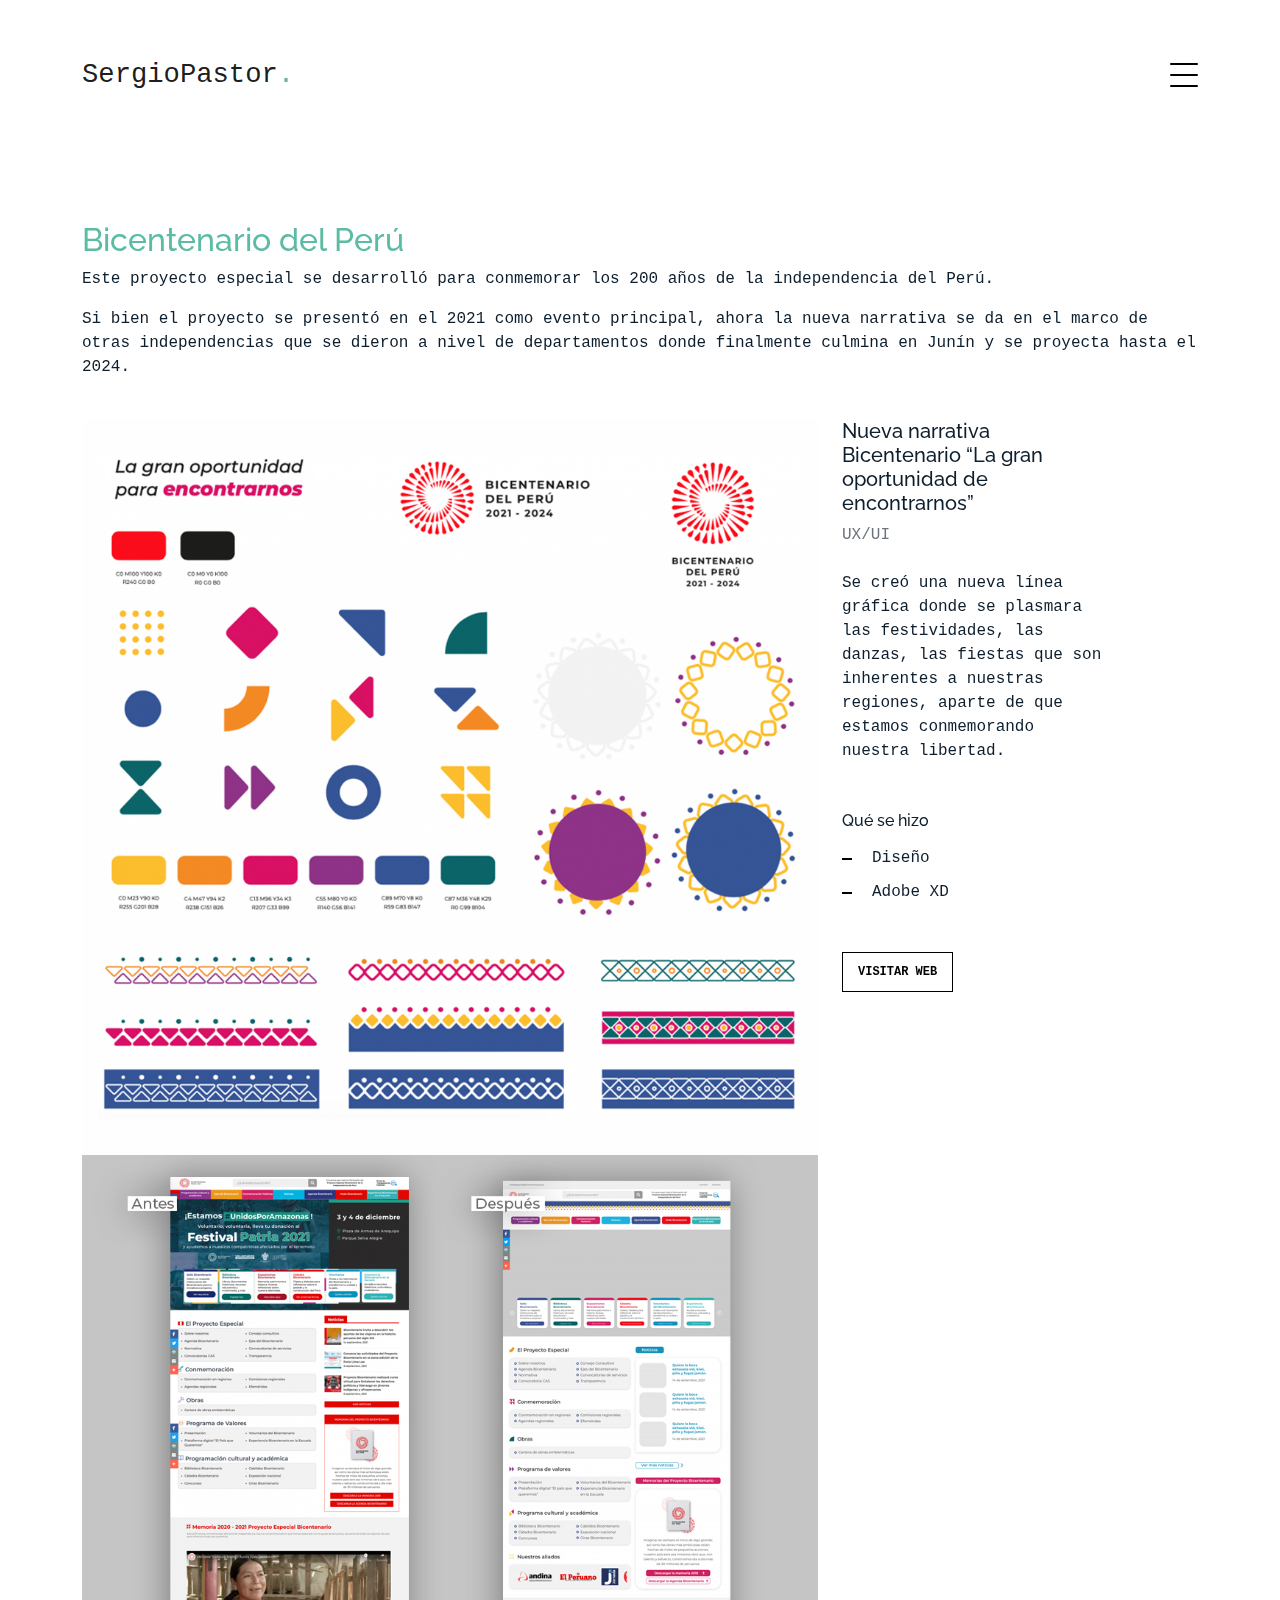
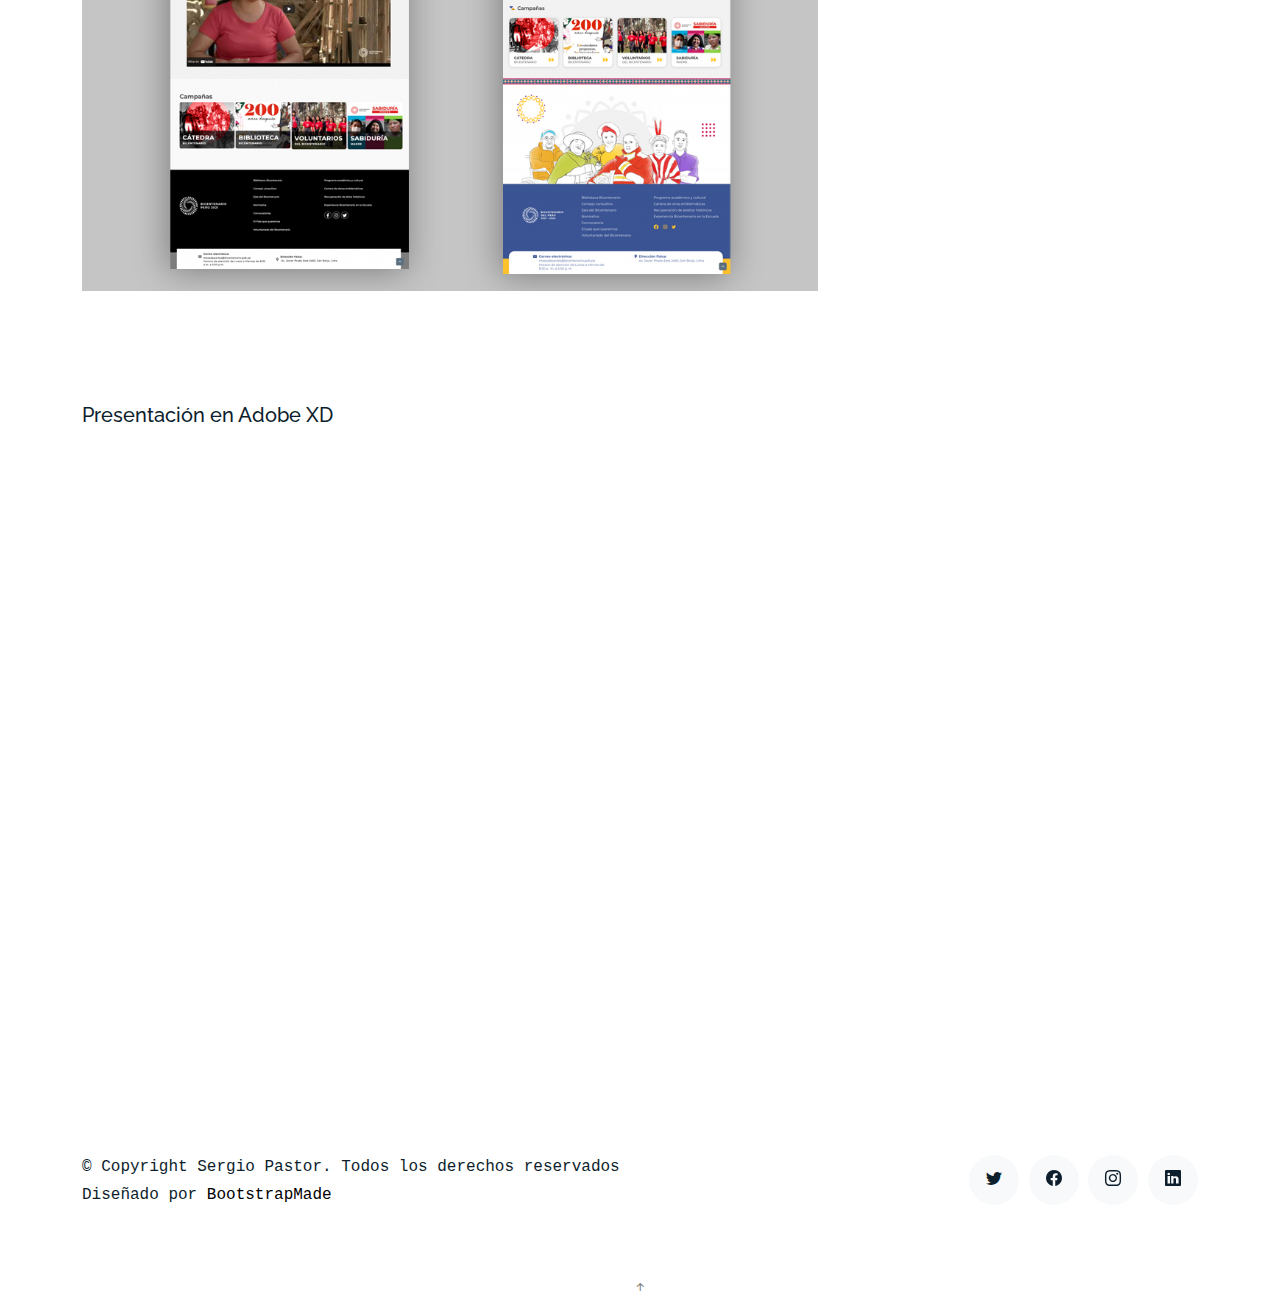
<file: trabajo2.html>
<!DOCTYPE html>
<html lang="en">

<head>
  <meta charset="utf-8">
  <meta content="width=device-width, initial-scale=1.0" name="viewport">

  <title>Sergio Pastor | Portfolio</title>
  <meta content="" name="description">
  <meta content="" name="keywords">

  <!-- Favicons -->
  <link href="assets/img/favicon.png" rel="icon">
  <link href="assets/img/apple-touch-icon.png" rel="apple-touch-icon">

  <!-- Google Fonts -->
  <link href="https://fonts.googleapis.com/css?family=https://fonts.googleapis.com/css?family=Inconsolata:400,500,600,700|Raleway:400,400i,500,500i,600,600i,700,700i" rel="stylesheet">

  <!-- Vendor CSS Files -->
  <link href="assets/vendor/aos/aos.css" rel="stylesheet">
  <link href="assets/vendor/bootstrap/css/bootstrap.min.css" rel="stylesheet">
  <link href="assets/vendor/bootstrap-icons/bootstrap-icons.css" rel="stylesheet">
  <link href="assets/vendor/swiper/swiper-bundle.min.css" rel="stylesheet">

  <!-- Template Main CSS File -->
  <link href="assets/css/style.css" rel="stylesheet">

  <!-- =======================================================
  * Template Name: MyPortfolio - v4.10.0
  * Template URL: https://bootstrapmade.com/myportfolio-bootstrap-portfolio-website-template/
  * Author: BootstrapMade.com
  * License: https://bootstrapmade.com/license/
  ======================================================== -->
</head>

<body>

  <!-- ======= Navbar ======= -->
  <div class="collapse navbar-collapse custom-navmenu" id="main-navbar">
    <div class="container py-2 py-md-5">
      <div class="row align-items-start">
        <div class="col-md-2">
          <ul class="custom-menu">
            <li class="active"><a href="index.html" style="color:#5cbba4">Inicio</a></li>
            <li><a href="about.html">Sobre mi</a></li>
            <li><a href="contact.html">Contacto</a></li>
          </ul>
        </div>
        <div class="col-md-6 d-none d-md-block  mr-auto">
          <div class="tweet d-flex">
            <span class="bi bi-briefcase text-white m-2 mr-3"></span>
            <div>
              <p><em>Titulado técnico en Redes y Comunicaciones. Titulado Arte y Diseño Empresarial y estudiante de los últimos ciclos de Ingeniería de Sistemas. <br> <a target="_blank" href="https://www.linkedin.com/in/sergio-pastor-segura-b5211a19/">Linkedin</a></em></p>
            </div>
          </div>
        </div>
        <div class="col-md-4 d-none d-md-block">
          <h3>Contáctame</h3>
          <p><strong class="d-block mb-1">Teléfono</strong>
            <a href="tel:+51976317906">+51 976 317 906</a> <br> <a href="Email:sergio_cybert@hotmail.com">sergio_cybert@hotmail.com</a></p>
        </div>
      </div>

    </div>
  </div>

  <nav class="navbar navbar-light custom-navbar">
    <div class="container">
      <a class="navbar-brand" href="index.html">SergioPastor<span style="color: #5cbba4;">.</span></a>
      <a href="#" class="burger" data-bs-toggle="collapse" data-bs-target="#main-navbar">
        <span></span>
      </a>
    </div>
  </nav>

  <main id="main">

    <section class="section">
      <div class="container">
        <div class="row mb-4 align-items-center">
          <div class="col-md" data-aos="fade-up">
            <h2 style="color:#5cbba4">Bicentenario del Perú</h2>
            <p>Este proyecto especial se desarrolló para conmemorar los 200 años de la independencia del Perú.</p>
            <p>Si bien el proyecto se presentó en el 2021 como evento principal, ahora la nueva narrativa se da en el marco de otras independencias que se dieron a nivel de departamentos donde finalmente culmina en Junín y se proyecta hasta el 2024.</p>
          </div>
        </div>
      </div>

      <div class="site-section pb-0">
        <div class="container">
          <div class="row align-items-stretch">
            <div class="col-md-8" data-aos="fade-up">
              <img src="assets/img/img_2_big.jpg" alt="Image" class="img-fluid">
              <img src="assets/img/img_2_big2.jpg" alt="Image" class="img-fluid">
              
            </div>
            <div class="col-md-3 ml-auto" data-aos="fade-up" data-aos-delay="100">
              <div class="sticky-content">
                <h3 class="h3">Nueva narrativa Bicentenario “La gran oportunidad de encontrarnos”</h3>
                <p class="mb-4"><span class="text-muted">UX/UI</span></p>

                <div class="mb-5">
                  <p>Se creó una nueva línea gráfica donde se plasmara las festividades, las danzas, las fiestas que son inherentes a nuestras regiones, aparte de que estamos conmemorando nuestra libertad.</p>

                </div>

                <h4 class="h4 mb-3">Qué se hizo</h4>
                <ul class="list-unstyled list-line mb-5">
                  <li>Diseño</li>
                  <li>Adobe XD</li>
                </ul>

                <p><a href="https://bicentenario.gob.pe/" target="_blank" class="readmore">Visitar web</a></p>
              </div>
            </div>
          </div>
        </div>
    </section>

    <section class="section pt-0">
      <div class="container">
        <h3 class="h3">Presentación en Adobe XD</h3>
        <iframe width="100%" height="600" src="https://xd.adobe.com/embed/863c1b95-b28f-4bb9-b257-e743af50edf9-d36f/" frameborder="0" allowfullscreen></iframe>
      </div>
    </section>

    <!-- ======= Testimonials Section ======= -->

    <!-- <section class="section pt-0">
      <div class="container">

        <div class="testimonials-slider swiper" data-aos="fade-up" data-aos-delay="100">
          <div class="swiper-wrapper">

            <div class="swiper-slide">
              <div class="testimonial-wrap">
                <div class="testimonial">
                  <img src="assets/img/person_1.jpg" alt="Image" class="img-fluid">
                  <blockquote>
                    <p>Lorem ipsum dolor sit amet consectetur adipisicing elit. Quisquam necessitatibus incidunt ut officiis
                      explicabo inventore.</p>
                  </blockquote>
                  <p>&mdash; Jean Hicks</p>
                </div>
              </div>
            </div>

            <div class="swiper-slide">
              <div class="testimonial-wrap">
                <div class="testimonial">
                  <img src="assets/img/person_2.jpg" alt="Image" class="img-fluid">
                  <blockquote>
                    <p>Lorem ipsum dolor sit amet consectetur adipisicing elit. Quisquam necessitatibus incidunt ut officiis
                      explicabo inventore.</p>
                  </blockquote>
                  <p>&mdash; Chris Stanworth</p>
                </div>
              </div>
            </div>

          </div>
          <div class="swiper-pagination"></div>
        </div>

      </div>
    </section> -->
    
    
    <!-- End Testimonials Section -->

  </main><!-- End #main -->

  <!-- ======= Footer ======= -->
  <footer class="footer" role="contentinfo">
    <div class="container">
      <div class="row">
        <div class="col-sm-6">
          <p class="mb-1">&copy; Copyright Sergio Pastor. Todos los derechos reservados</p>
          <div class="credits">
            <!--
            All the links in the footer should remain intact.
            You can delete the links only if you purchased the pro version.
            Licensing information: https://bootstrapmade.com/license/
            Purchase the pro version with working PHP/AJAX contact form: https://bootstrapmade.com/buy/?theme=MyPortfolio
          -->
            Diseñado por <a href="https://bootstrapmade.com/">BootstrapMade</a>
          </div>
        </div>
        <div class="col-sm-6 social text-md-end">
          <a href="https://twitter.com/ZergioPastor" target="_blank"><span class="bi bi-twitter"></span></a>
          <a href="https://www.facebook.com/spdisenoperu" target="_blank"><span class="bi bi-facebook"></span></a>
          <a href="https://www.instagram.com/sergio_pastor88/?hl=es" target="_blank"><span class="bi bi-instagram"></span></a>
          <a href="https://www.linkedin.com/in/sergio-pastor-segura-b5211a19/" target="_blank"><span class="bi bi-linkedin"></span></a>
        </div>
      </div>
    </div>
  </footer>

  <a href="#" class="back-to-top d-flex align-items-center justify-content-center"><i class="bi bi-arrow-up-short"></i></a>

  <!-- Vendor JS Files -->
  <script src="assets/vendor/aos/aos.js"></script>
  <script src="assets/vendor/bootstrap/js/bootstrap.bundle.min.js"></script>
  <script src="assets/vendor/isotope-layout/isotope.pkgd.min.js"></script>
  <script src="assets/vendor/swiper/swiper-bundle.min.js"></script>
  <script src="assets/vendor/php-email-form/validate.js"></script>

  <!-- Template Main JS File -->
  <script src="assets/js/main.js"></script>

</body>

</html>
</file>
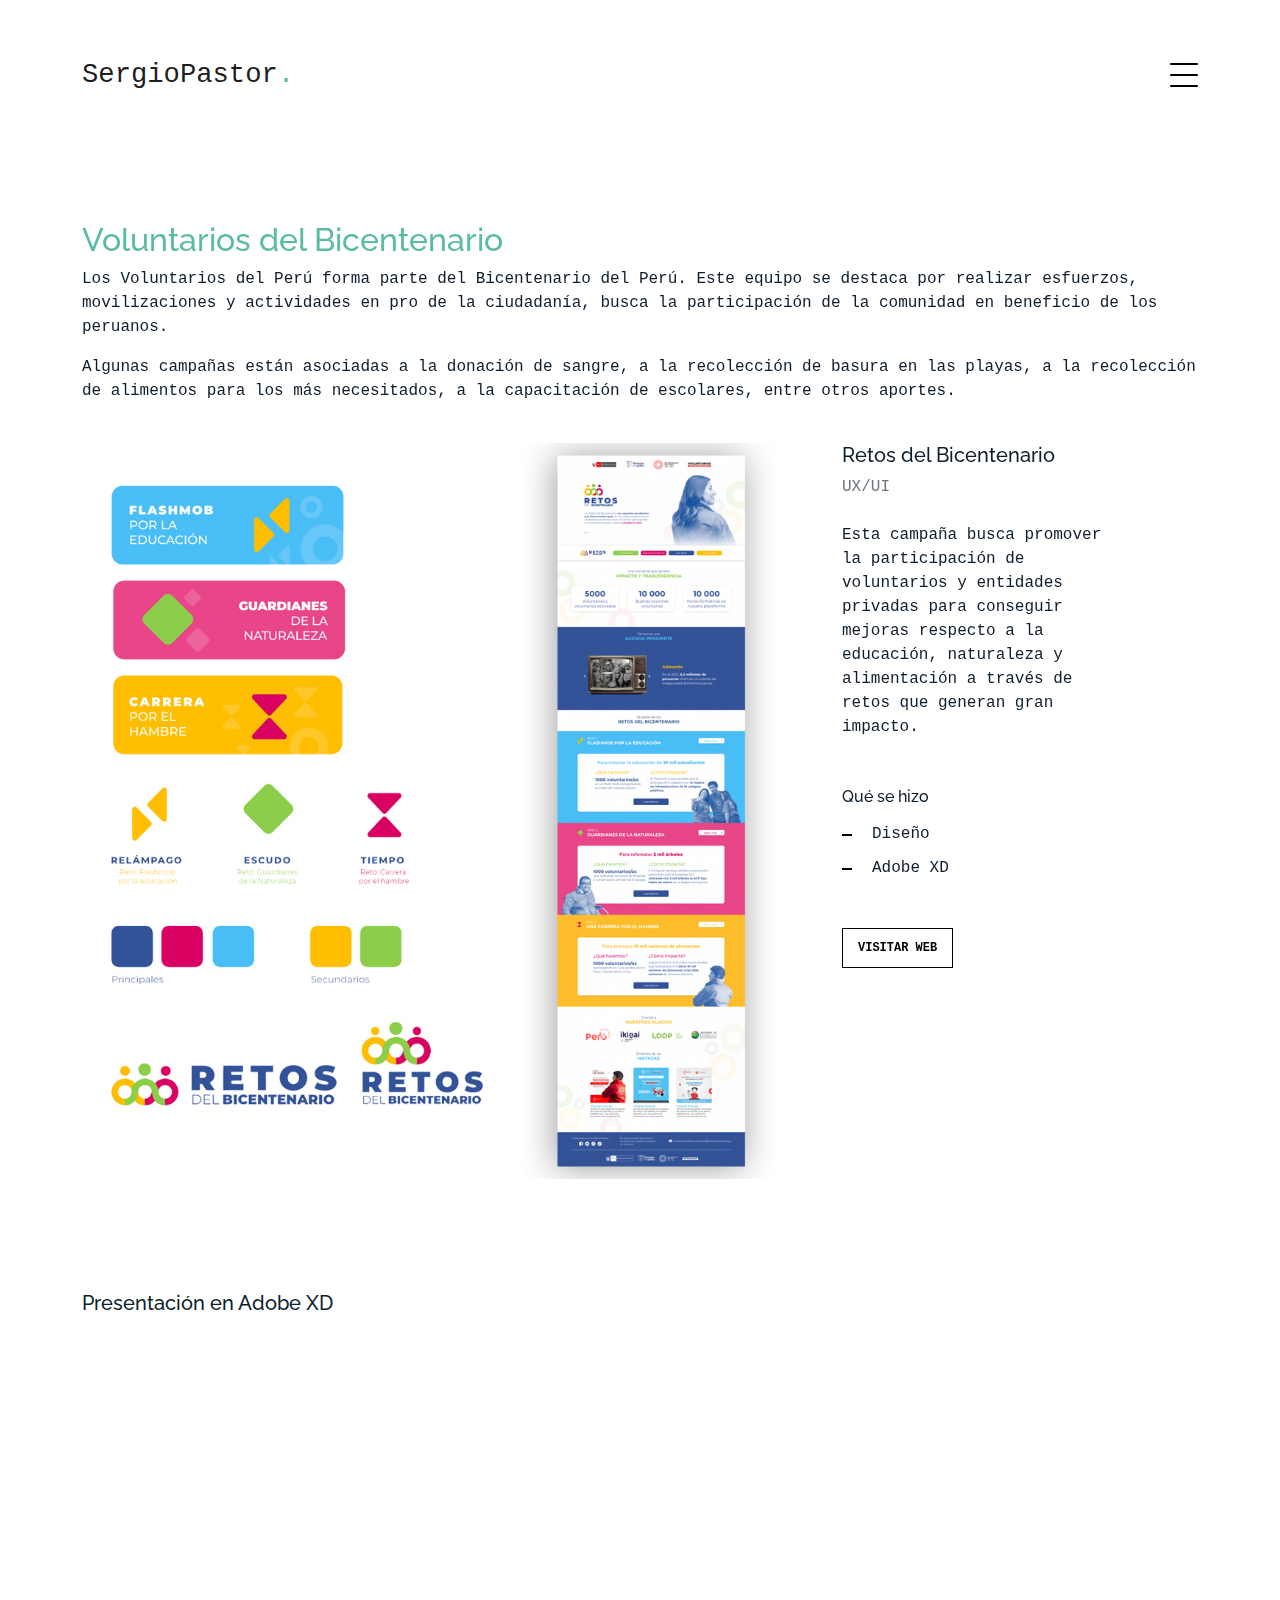
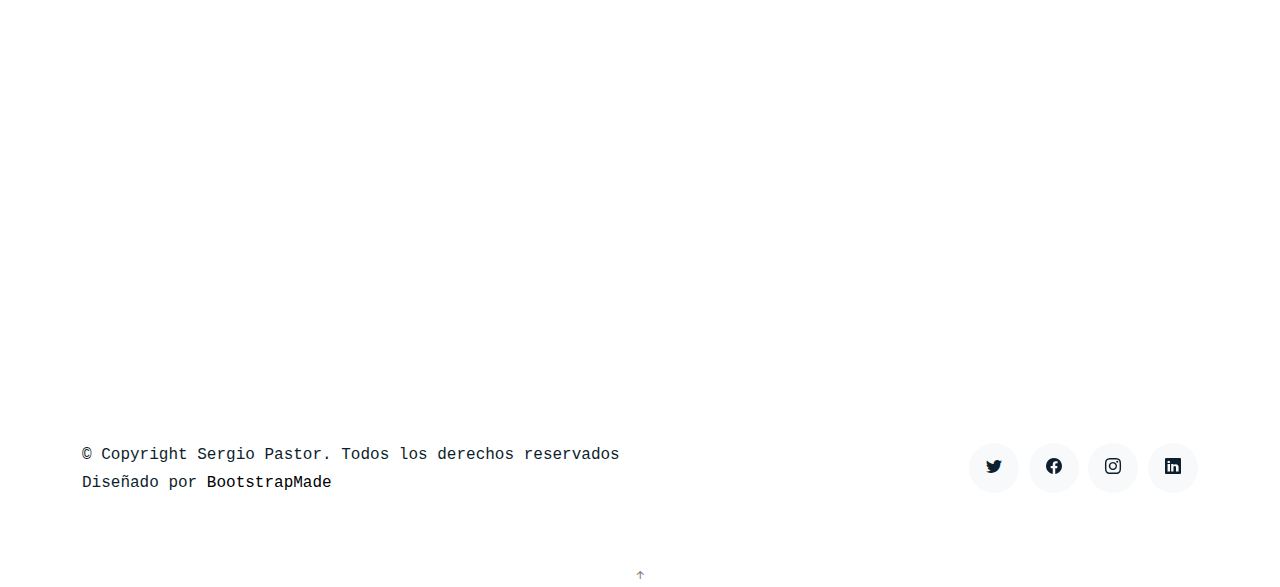
<file: trabajo3.html>
<!DOCTYPE html>
<html lang="en">

<head>
  <meta charset="utf-8">
  <meta content="width=device-width, initial-scale=1.0" name="viewport">

  <title>Sergio Pastor | Portfolio</title>
  <meta content="" name="description">
  <meta content="" name="keywords">

  <!-- Favicons -->
  <link href="assets/img/favicon.png" rel="icon">
  <link href="assets/img/apple-touch-icon.png" rel="apple-touch-icon">

  <!-- Google Fonts -->
  <link href="https://fonts.googleapis.com/css?family=https://fonts.googleapis.com/css?family=Inconsolata:400,500,600,700|Raleway:400,400i,500,500i,600,600i,700,700i" rel="stylesheet">

  <!-- Vendor CSS Files -->
  <link href="assets/vendor/aos/aos.css" rel="stylesheet">
  <link href="assets/vendor/bootstrap/css/bootstrap.min.css" rel="stylesheet">
  <link href="assets/vendor/bootstrap-icons/bootstrap-icons.css" rel="stylesheet">
  <link href="assets/vendor/swiper/swiper-bundle.min.css" rel="stylesheet">

  <!-- Template Main CSS File -->
  <link href="assets/css/style.css" rel="stylesheet">

  <!-- =======================================================
  * Template Name: MyPortfolio - v4.10.0
  * Template URL: https://bootstrapmade.com/myportfolio-bootstrap-portfolio-website-template/
  * Author: BootstrapMade.com
  * License: https://bootstrapmade.com/license/
  ======================================================== -->
</head>

<body>

  <!-- ======= Navbar ======= -->
  <div class="collapse navbar-collapse custom-navmenu" id="main-navbar">
    <div class="container py-2 py-md-5">
      <div class="row align-items-start">
        <div class="col-md-2">
          <ul class="custom-menu">
            <li class="active"><a href="index.html" style="color:#5cbba4">Inicio</a></li>
            <li><a href="about.html">Sobre mi</a></li>
            <li><a href="contact.html">Contacto</a></li>
          </ul>
        </div>
        <div class="col-md-6 d-none d-md-block  mr-auto">
          <div class="tweet d-flex">
            <span class="bi bi-briefcase text-white m-2 mr-3"></span>
            <div>
              <p><em>Titulado técnico en Redes y Comunicaciones. Titulado Arte y Diseño Empresarial y estudiante de los últimos ciclos de Ingeniería de Sistemas. <br> <a target="_blank" href="https://www.linkedin.com/in/sergio-pastor-segura-b5211a19/">Linkedin</a></em></p>
            </div>
          </div>
        </div>
        <div class="col-md-4 d-none d-md-block">
          <h3>Contáctame</h3>
          <p><strong class="d-block mb-1">Teléfono</strong>
            <a href="tel:+51976317906">+51 976 317 906</a> <br> <a href="Email:sergio_cybert@hotmail.com">sergio_cybert@hotmail.com</a></p>
        </div>
      </div>

    </div>
  </div>

  <nav class="navbar navbar-light custom-navbar">
    <div class="container">
      <a class="navbar-brand" href="index.html">SergioPastor<span style="color: #5cbba4;">.</span></a>
      <a href="#" class="burger" data-bs-toggle="collapse" data-bs-target="#main-navbar">
        <span></span>
      </a>
    </div>
  </nav>

  <main id="main">

    <section class="section">
      <div class="container">
        <div class="row mb-4 align-items-center">
          <div class="col-md" data-aos="fade-up">
            <h2 style="color:#5cbba4">Voluntarios del Bicentenario</h2>
            <p>Los Voluntarios del Perú forma parte del Bicentenario del Perú. Este equipo se destaca por realizar esfuerzos, movilizaciones y actividades en pro de la ciudadanía, busca la participación de la comunidad en beneficio de los peruanos.</p>
            <p>Algunas campañas están asociadas a la donación de sangre, a la recolección de basura en las playas, a la recolección de alimentos para los más necesitados, a la capacitación de escolares, entre otros aportes.</p>
          </div>
        </div>
      </div>

      <div class="site-section pb-0">
        <div class="container">
          <div class="row align-items-stretch">
            <div class="col-md-8" data-aos="fade-up">
              <img src="assets/img/img_3_big.jpg" alt="Image" class="img-fluid">
              
            </div>
            <div class="col-md-3 ml-auto" data-aos="fade-up" data-aos-delay="100">
              <div class="sticky-content">
                <h3 class="h3">Retos del Bicentenario</h3>
                <p class="mb-4"><span class="text-muted">UX/UI</span></p>

                <div class="mb-5">
                  <p>Esta campaña busca promover la participación de voluntarios y entidades privadas para conseguir mejoras respecto a la educación, naturaleza y alimentación a través de retos que generan gran impacto.</p>
                </div>

                <h4 class="h4 mb-3">Qué se hizo</h4>
                <ul class="list-unstyled list-line mb-5">
                  <li>Diseño</li>
                  <li>Adobe XD</li>
                </ul>

                <p><a href="https://bicentenario.gob.pe/retos/" target="_blank" class="readmore">Visitar web</a></p>
              </div>
            </div>
          </div>
        </div>
    </section>

    <section class="section pt-0">
      <div class="container">
        <h3 class="h3">Presentación en Adobe XD</h3>
        <iframe width="100%" height="600" src="https://xd.adobe.com/embed/94dda0e3-4129-454b-847b-0dd1fe03d7e3-c18e/" frameborder="0" allowfullscreen></iframe>
      </div>
    </section>

    <!-- ======= Testimonials Section ======= -->

    <!-- <section class="section pt-0">
      <div class="container">

        <div class="testimonials-slider swiper" data-aos="fade-up" data-aos-delay="100">
          <div class="swiper-wrapper">

            <div class="swiper-slide">
              <div class="testimonial-wrap">
                <div class="testimonial">
                  <img src="assets/img/person_1.jpg" alt="Image" class="img-fluid">
                  <blockquote>
                    <p>Lorem ipsum dolor sit amet consectetur adipisicing elit. Quisquam necessitatibus incidunt ut officiis
                      explicabo inventore.</p>
                  </blockquote>
                  <p>&mdash; Jean Hicks</p>
                </div>
              </div>
            </div>

            <div class="swiper-slide">
              <div class="testimonial-wrap">
                <div class="testimonial">
                  <img src="assets/img/person_2.jpg" alt="Image" class="img-fluid">
                  <blockquote>
                    <p>Lorem ipsum dolor sit amet consectetur adipisicing elit. Quisquam necessitatibus incidunt ut officiis
                      explicabo inventore.</p>
                  </blockquote>
                  <p>&mdash; Chris Stanworth</p>
                </div>
              </div>
            </div>

          </div>
          <div class="swiper-pagination"></div>
        </div>

      </div>
    </section> -->
    
    
    <!-- End Testimonials Section -->

  </main><!-- End #main -->

  <!-- ======= Footer ======= -->
  <footer class="footer" role="contentinfo">
    <div class="container">
      <div class="row">
        <div class="col-sm-6">
          <p class="mb-1">&copy; Copyright Sergio Pastor. Todos los derechos reservados</p>
          <div class="credits">
            <!--
            All the links in the footer should remain intact.
            You can delete the links only if you purchased the pro version.
            Licensing information: https://bootstrapmade.com/license/
            Purchase the pro version with working PHP/AJAX contact form: https://bootstrapmade.com/buy/?theme=MyPortfolio
          -->
            Diseñado por <a href="https://bootstrapmade.com/">BootstrapMade</a>
          </div>
        </div>
        <div class="col-sm-6 social text-md-end">
          <a href="https://twitter.com/ZergioPastor" target="_blank"><span class="bi bi-twitter"></span></a>
          <a href="https://www.facebook.com/spdisenoperu" target="_blank"><span class="bi bi-facebook"></span></a>
          <a href="https://www.instagram.com/sergio_pastor88/?hl=es" target="_blank"><span class="bi bi-instagram"></span></a>
          <a href="https://www.linkedin.com/in/sergio-pastor-segura-b5211a19/" target="_blank"><span class="bi bi-linkedin"></span></a>
        </div>
      </div>
    </div>
  </footer>

  <a href="#" class="back-to-top d-flex align-items-center justify-content-center"><i class="bi bi-arrow-up-short"></i></a>

  <!-- Vendor JS Files -->
  <script src="assets/vendor/aos/aos.js"></script>
  <script src="assets/vendor/bootstrap/js/bootstrap.bundle.min.js"></script>
  <script src="assets/vendor/isotope-layout/isotope.pkgd.min.js"></script>
  <script src="assets/vendor/swiper/swiper-bundle.min.js"></script>
  <script src="assets/vendor/php-email-form/validate.js"></script>

  <!-- Template Main JS File -->
  <script src="assets/js/main.js"></script>

</body>

</html>
</file>
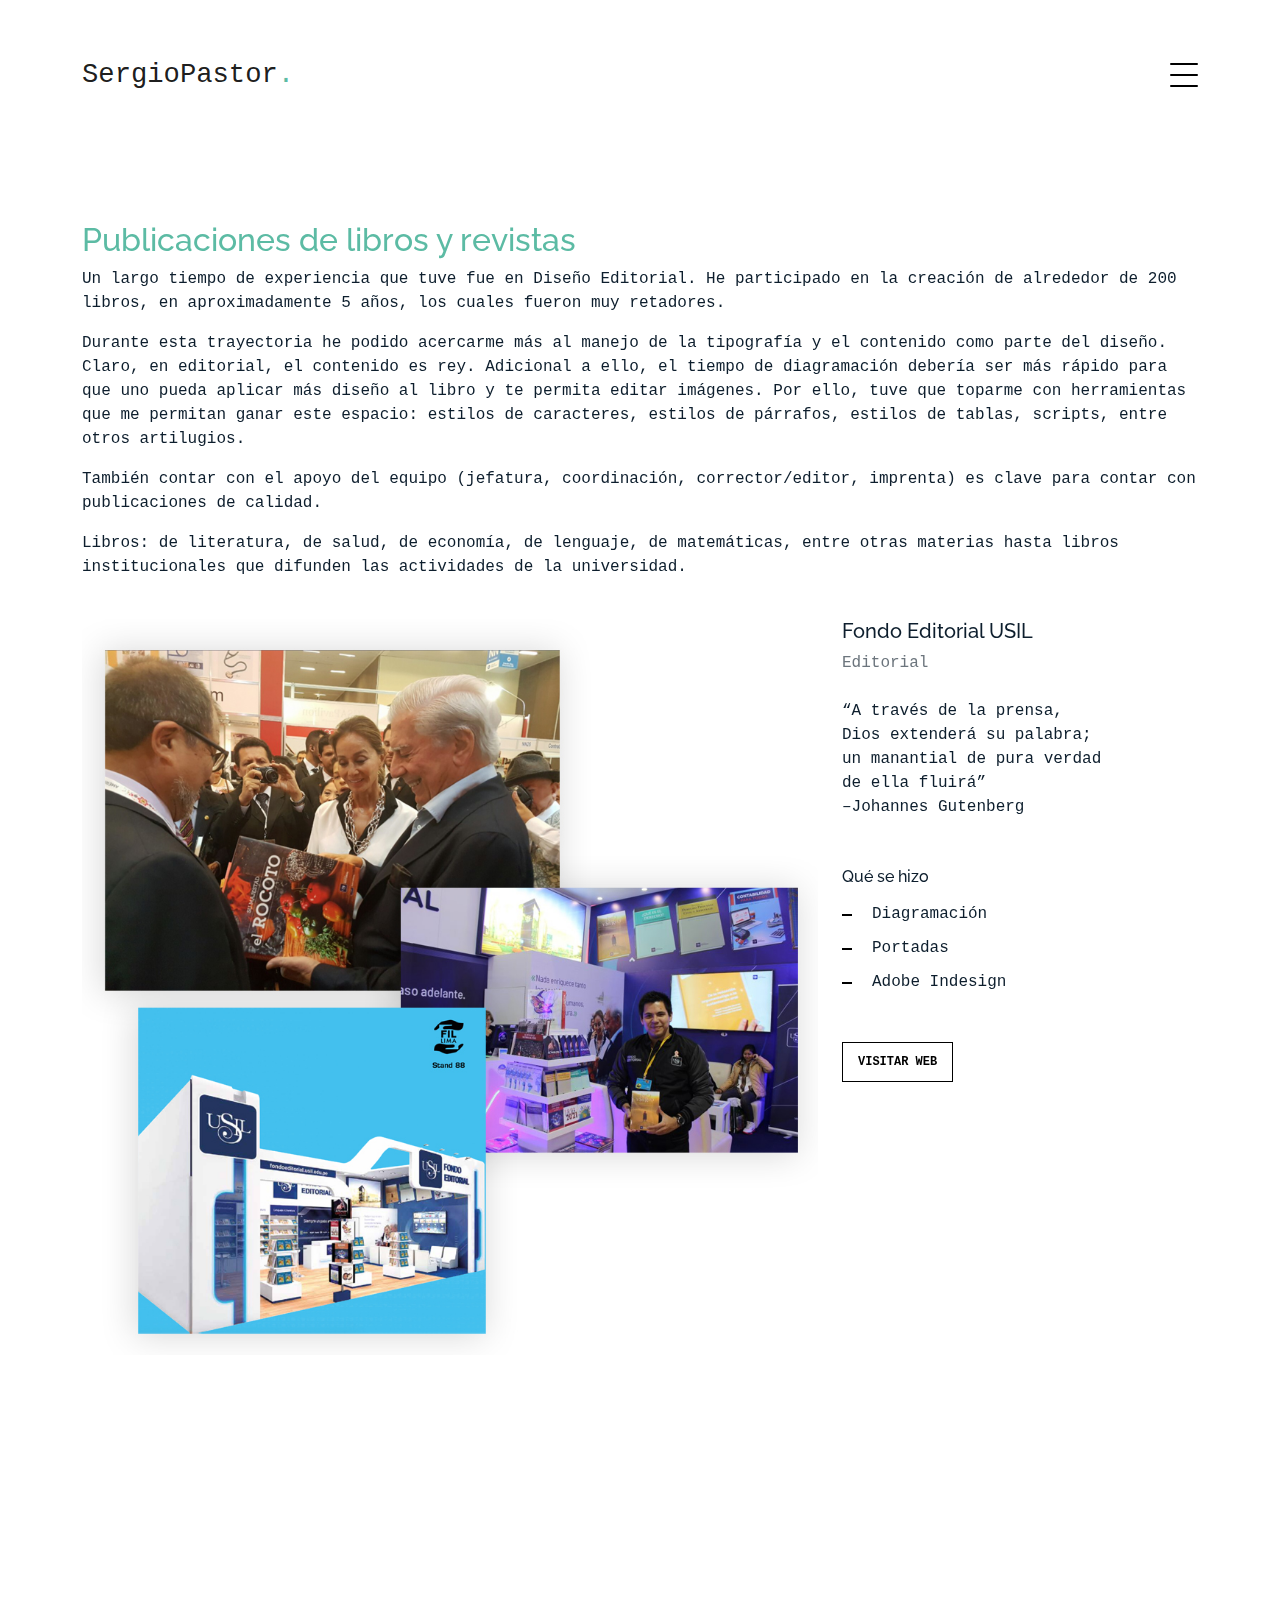
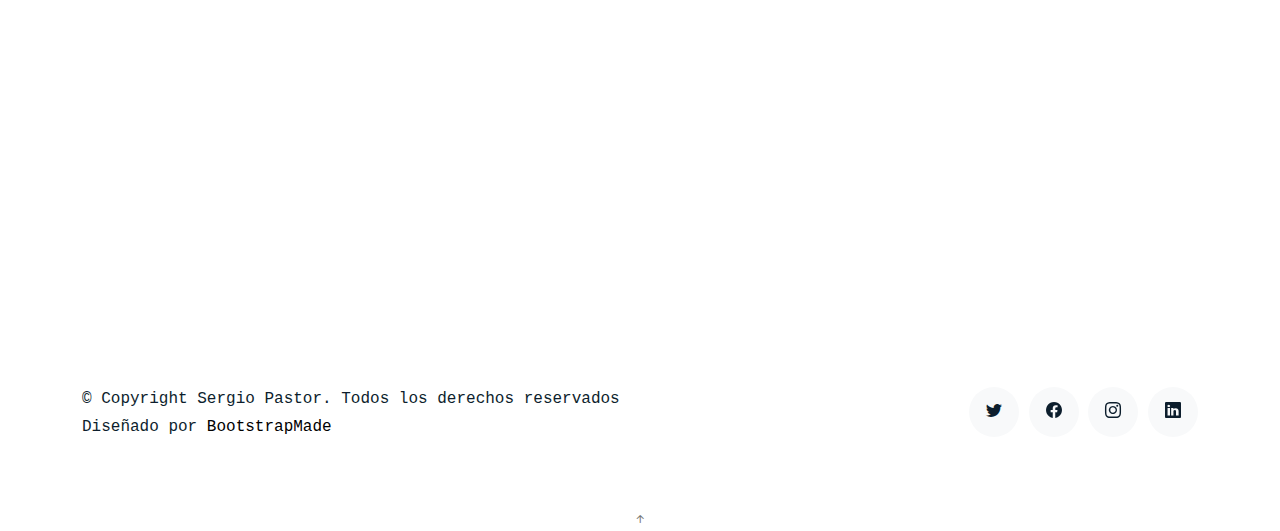
<file: trabajo4.html>
<!DOCTYPE html>
<html lang="en">

<head>
  <meta charset="utf-8">
  <meta content="width=device-width, initial-scale=1.0" name="viewport">

  <title>Sergio Pastor | Portfolio</title>
  <meta content="" name="description">
  <meta content="" name="keywords">

  <!-- Favicons -->
  <link href="assets/img/favicon.png" rel="icon">
  <link href="assets/img/apple-touch-icon.png" rel="apple-touch-icon">

  <!-- Google Fonts -->
  <link href="https://fonts.googleapis.com/css?family=https://fonts.googleapis.com/css?family=Inconsolata:400,500,600,700|Raleway:400,400i,500,500i,600,600i,700,700i" rel="stylesheet">

  <!-- Vendor CSS Files -->
  <link href="assets/vendor/aos/aos.css" rel="stylesheet">
  <link href="assets/vendor/bootstrap/css/bootstrap.min.css" rel="stylesheet">
  <link href="assets/vendor/bootstrap-icons/bootstrap-icons.css" rel="stylesheet">
  <link href="assets/vendor/swiper/swiper-bundle.min.css" rel="stylesheet">

  <!-- Template Main CSS File -->
  <link href="assets/css/style.css" rel="stylesheet">

  <!-- =======================================================
  * Template Name: MyPortfolio - v4.10.0
  * Template URL: https://bootstrapmade.com/myportfolio-bootstrap-portfolio-website-template/
  * Author: BootstrapMade.com
  * License: https://bootstrapmade.com/license/
  ======================================================== -->
</head>

<body>

  <!-- ======= Navbar ======= -->
  <div class="collapse navbar-collapse custom-navmenu" id="main-navbar">
    <div class="container py-2 py-md-5">
      <div class="row align-items-start">
        <div class="col-md-2">
          <ul class="custom-menu">
            <li class="active"><a href="index.html" style="color:#5cbba4">Inicio</a></li>
            <li><a href="about.html">Sobre mi</a></li>
            <li><a href="contact.html">Contacto</a></li>
          </ul>
        </div>
        <div class="col-md-6 d-none d-md-block  mr-auto">
          <div class="tweet d-flex">
            <span class="bi bi-briefcase text-white m-2 mr-3"></span>
            <div>
              <p><em>Titulado técnico en Redes y Comunicaciones. Titulado Arte y Diseño Empresarial y estudiante de los últimos ciclos de Ingeniería de Sistemas. <br> <a target="_blank" href="https://www.linkedin.com/in/sergio-pastor-segura-b5211a19/">Linkedin</a></em></p>
            </div>
          </div>
        </div>
        <div class="col-md-4 d-none d-md-block">
          <h3>Contáctame</h3>
          <p><strong class="d-block mb-1">Teléfono</strong>
            <a href="tel:+51976317906">+51 976 317 906</a> <br> <a href="Email:sergio_cybert@hotmail.com">sergio_cybert@hotmail.com</a></p>
        </div>
      </div>

    </div>
  </div>

  <nav class="navbar navbar-light custom-navbar">
    <div class="container">
      <a class="navbar-brand" href="index.html">SergioPastor<span style="color: #5cbba4;">.</span></a>
      <a href="#" class="burger" data-bs-toggle="collapse" data-bs-target="#main-navbar">
        <span></span>
      </a>
    </div>
  </nav>

  <main id="main">

    <section class="section">
      <div class="container">
        <div class="row mb-4 align-items-center">
          <div class="col-md" data-aos="fade-up">
            <h2 style="color:#5cbba4">Publicaciones de libros y revistas</h2>
            <p>Un largo tiempo de experiencia que tuve fue en Diseño Editorial. He participado en la creación de alrededor de 200 libros, en aproximadamente 5 años, los cuales fueron muy retadores.</p>
            <p>Durante esta trayectoria he podido acercarme más al manejo de la tipografía y el contenido como parte del diseño. Claro, en editorial, el contenido es rey. Adicional a ello, el tiempo de diagramación debería ser más rápido para que uno pueda aplicar más diseño al libro y te permita editar imágenes. Por ello, tuve que toparme con herramientas que me permitan ganar este espacio: estilos de caracteres, estilos de párrafos, estilos de tablas, scripts, entre otros artilugios.</p>
            <p>
              También contar con el apoyo del equipo (jefatura, coordinación, corrector/editor, imprenta) es clave para contar con publicaciones de calidad.
            </p>
            <p>
              Libros: de literatura, de salud, de economía, de lenguaje, de matemáticas, entre otras materias hasta libros institucionales que difunden las actividades de la universidad.
            </p>
          </div>
        </div>
      </div>

      <div class="site-section pb-0">
        <div class="container">
          <div class="row align-items-stretch">
            <div class="col-md-8" data-aos="fade-up">
              <img src="assets/img/img_4_big.jpg" alt="Image" class="img-fluid">
              
            </div>
            <div class="col-md-3 ml-auto" data-aos="fade-up" data-aos-delay="100">
              <div class="sticky-content">
                <h3 class="h3">Fondo Editorial USIL</h3>
                <p class="mb-4"><span class="text-muted">Editorial</span></p>

                <div class="mb-5">
                  <quote>“A través de la prensa, Dios extenderá su palabra; un manantial de pura verdad de ella fluirá” <br>
                  –Johannes Gutenberg
                  </quote>
                </div>

                <h4 class="h4 mb-3">Qué se hizo</h4>
                <ul class="list-unstyled list-line mb-5">
                  <li>Diagramación</li>
                  <li>Portadas</li>
                  <li>Adobe Indesign</li>
                </ul>

                <p><a href="https://bicentenario.gob.pe/retos/" target="_blank" class="readmore">Visitar web</a></p>
              </div>
            </div>
          </div>
        </div>
    </section>

    <section class="section pt-0">
      <div class="container">
        <iframe style="width:100%;height:400px" src="https://online.fliphtml5.com/nnhjz/wkze/"  seamless="seamless" scrolling="no" frameborder="0" allowtransparency="true" allowfullscreen="true" ></iframe>
      </div>
    </section>

    <!-- ======= Testimonials Section ======= -->

    <!-- <section class="section pt-0">
      <div class="container">

        <div class="testimonials-slider swiper" data-aos="fade-up" data-aos-delay="100">
          <div class="swiper-wrapper">

            <div class="swiper-slide">
              <div class="testimonial-wrap">
                <div class="testimonial">
                  <img src="assets/img/person_1.jpg" alt="Image" class="img-fluid">
                  <blockquote>
                    <p>Lorem ipsum dolor sit amet consectetur adipisicing elit. Quisquam necessitatibus incidunt ut officiis
                      explicabo inventore.</p>
                  </blockquote>
                  <p>&mdash; Jean Hicks</p>
                </div>
              </div>
            </div>

            <div class="swiper-slide">
              <div class="testimonial-wrap">
                <div class="testimonial">
                  <img src="assets/img/person_2.jpg" alt="Image" class="img-fluid">
                  <blockquote>
                    <p>Lorem ipsum dolor sit amet consectetur adipisicing elit. Quisquam necessitatibus incidunt ut officiis
                      explicabo inventore.</p>
                  </blockquote>
                  <p>&mdash; Chris Stanworth</p>
                </div>
              </div>
            </div>

          </div>
          <div class="swiper-pagination"></div>
        </div>

      </div>
    </section> -->
    
    
    <!-- End Testimonials Section -->

  </main><!-- End #main -->

  <!-- ======= Footer ======= -->
  <footer class="footer" role="contentinfo">
    <div class="container">
      <div class="row">
        <div class="col-sm-6">
          <p class="mb-1">&copy; Copyright Sergio Pastor. Todos los derechos reservados</p>
          <div class="credits">
            <!--
            All the links in the footer should remain intact.
            You can delete the links only if you purchased the pro version.
            Licensing information: https://bootstrapmade.com/license/
            Purchase the pro version with working PHP/AJAX contact form: https://bootstrapmade.com/buy/?theme=MyPortfolio
          -->
            Diseñado por <a href="https://bootstrapmade.com/">BootstrapMade</a>
          </div>
        </div>
        <div class="col-sm-6 social text-md-end">
          <a href="https://twitter.com/ZergioPastor" target="_blank"><span class="bi bi-twitter"></span></a>
          <a href="https://www.facebook.com/spdisenoperu" target="_blank"><span class="bi bi-facebook"></span></a>
          <a href="https://www.instagram.com/sergio_pastor88/?hl=es" target="_blank"><span class="bi bi-instagram"></span></a>
          <a href="https://www.linkedin.com/in/sergio-pastor-segura-b5211a19/" target="_blank"><span class="bi bi-linkedin"></span></a>
        </div>
      </div>
    </div>
  </footer>

  <a href="#" class="back-to-top d-flex align-items-center justify-content-center"><i class="bi bi-arrow-up-short"></i></a>

  <!-- Vendor JS Files -->
  <script src="assets/vendor/aos/aos.js"></script>
  <script src="assets/vendor/bootstrap/js/bootstrap.bundle.min.js"></script>
  <script src="assets/vendor/isotope-layout/isotope.pkgd.min.js"></script>
  <script src="assets/vendor/swiper/swiper-bundle.min.js"></script>
  <script src="assets/vendor/php-email-form/validate.js"></script>

  <!-- Template Main JS File -->
  <script src="assets/js/main.js"></script>

</body>

</html>
</file>
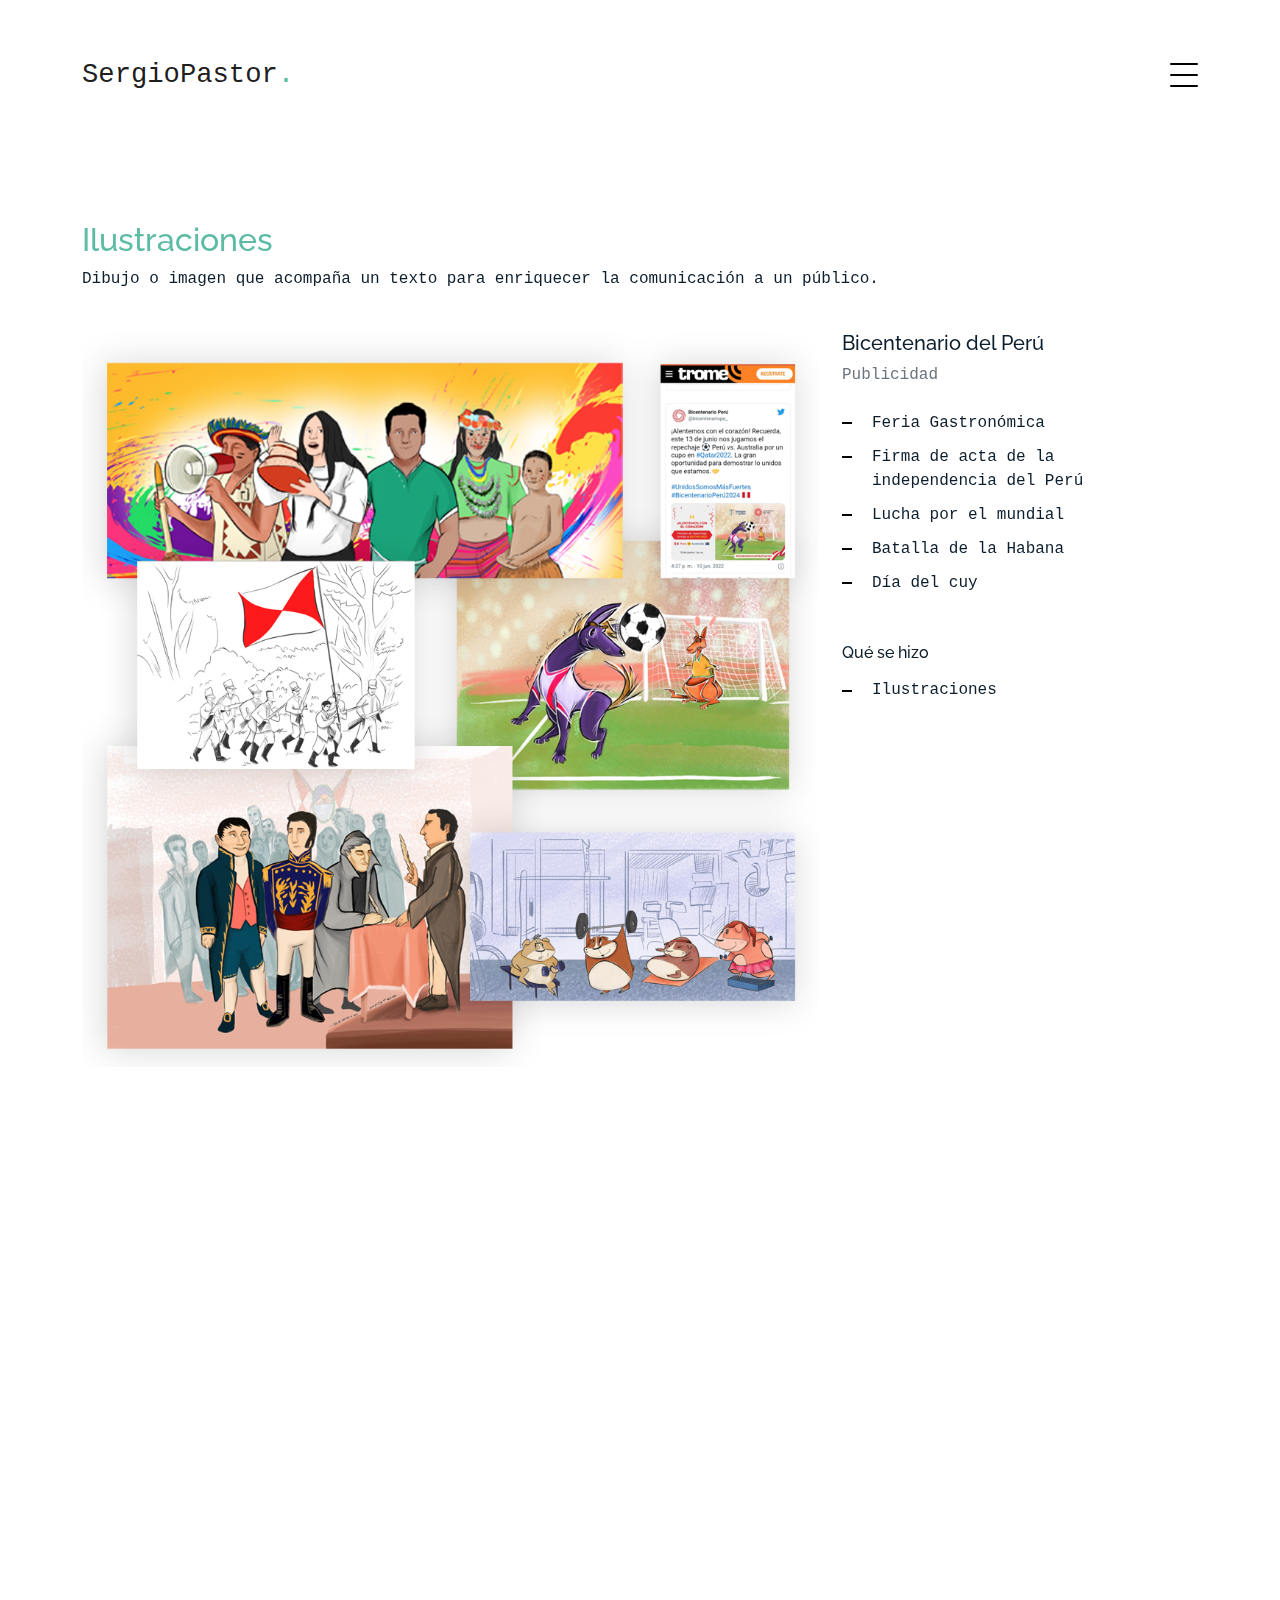
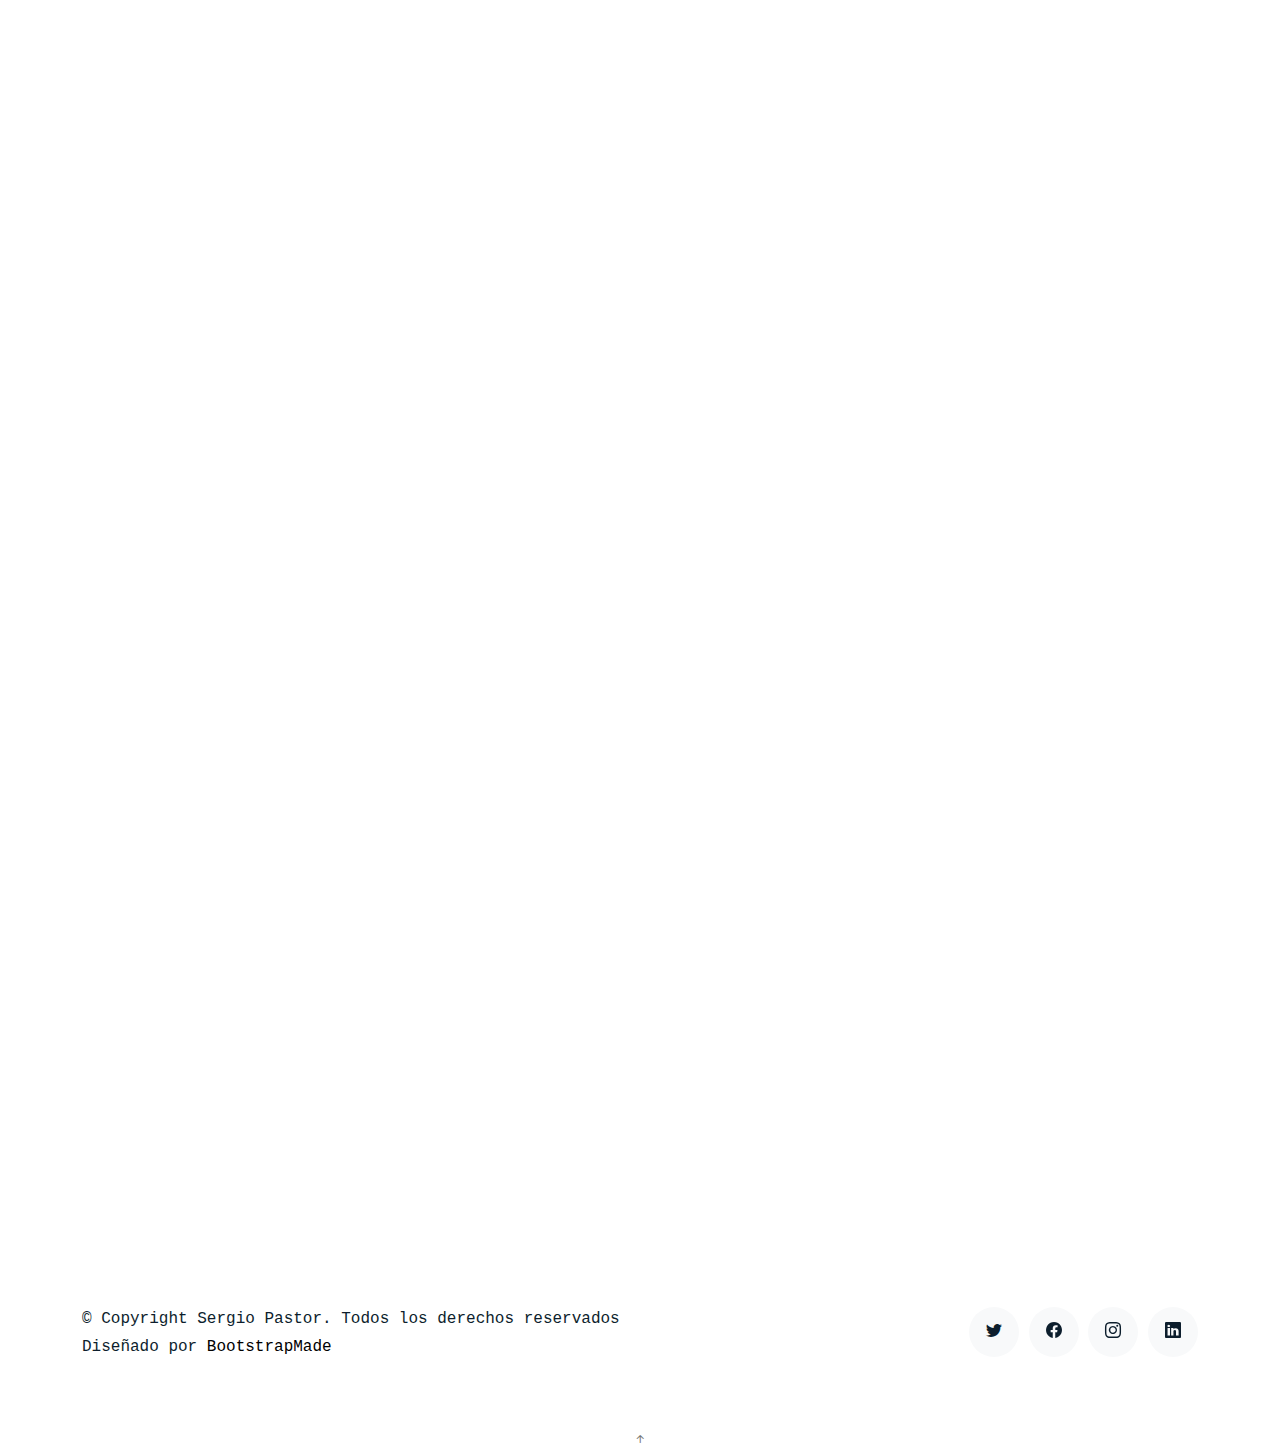
<file: trabajo5.html>
<!DOCTYPE html>
<html lang="en">

<head>
  <meta charset="utf-8">
  <meta content="width=device-width, initial-scale=1.0" name="viewport">

  <title>Sergio Pastor | Portfolio</title>
  <meta content="" name="description">
  <meta content="" name="keywords">

  <!-- Favicons -->
  <link href="assets/img/favicon.png" rel="icon">
  <link href="assets/img/apple-touch-icon.png" rel="apple-touch-icon">

  <!-- Google Fonts -->
  <link href="https://fonts.googleapis.com/css?family=https://fonts.googleapis.com/css?family=Inconsolata:400,500,600,700|Raleway:400,400i,500,500i,600,600i,700,700i" rel="stylesheet">

  <!-- Vendor CSS Files -->
  <link href="assets/vendor/aos/aos.css" rel="stylesheet">
  <link href="assets/vendor/bootstrap/css/bootstrap.min.css" rel="stylesheet">
  <link href="assets/vendor/bootstrap-icons/bootstrap-icons.css" rel="stylesheet">
  <link href="assets/vendor/swiper/swiper-bundle.min.css" rel="stylesheet">

  <!-- Template Main CSS File -->
  <link href="assets/css/style.css" rel="stylesheet">

  <!-- =======================================================
  * Template Name: MyPortfolio - v4.10.0
  * Template URL: https://bootstrapmade.com/myportfolio-bootstrap-portfolio-website-template/
  * Author: BootstrapMade.com
  * License: https://bootstrapmade.com/license/
  ======================================================== -->
</head>

<body>

  <!-- ======= Navbar ======= -->
  <div class="collapse navbar-collapse custom-navmenu" id="main-navbar">
    <div class="container py-2 py-md-5">
      <div class="row align-items-start">
        <div class="col-md-2">
          <ul class="custom-menu">
            <li class="active"><a href="index.html" style="color:#5cbba4">Inicio</a></li>
            <li><a href="about.html">Sobre mi</a></li>
            <li><a href="contact.html">Contacto</a></li>
          </ul>
        </div>
        <div class="col-md-6 d-none d-md-block  mr-auto">
          <div class="tweet d-flex">
            <span class="bi bi-briefcase text-white m-2 mr-3"></span>
            <div>
              <p><em>Titulado técnico en Redes y Comunicaciones. Titulado Arte y Diseño Empresarial y estudiante de los últimos ciclos de Ingeniería de Sistemas. <br> <a target="_blank" href="https://www.linkedin.com/in/sergio-pastor-segura-b5211a19/">Linkedin</a></em></p>
            </div>
          </div>
        </div>
        <div class="col-md-4 d-none d-md-block">
          <h3>Contáctame</h3>
          <p><strong class="d-block mb-1">Teléfono</strong>
            <a href="tel:+51976317906">+51 976 317 906</a> <br> <a href="Email:sergio_cybert@hotmail.com">sergio_cybert@hotmail.com</a></p>
        </div>
      </div>

    </div>
  </div>

  <nav class="navbar navbar-light custom-navbar">
    <div class="container">
      <a class="navbar-brand" href="index.html">SergioPastor<span style="color: #5cbba4;">.</span></a>
      <a href="#" class="burger" data-bs-toggle="collapse" data-bs-target="#main-navbar">
        <span></span>
      </a>
    </div>
  </nav>

  <main id="main">

    <section class="section">
      <div class="container">
        <div class="row mb-4 align-items-center">
          <div class="col-md" data-aos="fade-up">
            <h2 style="color:#5cbba4">Ilustraciones</h2>
            <p>Dibujo o imagen que acompaña un texto para enriquecer la comunicación a un público.
          </div>
        </div>
      </div>

      <div class="site-section pb-5">
        <div class="container">
          <div class="row align-items-stretch">
            <div class="col-md-8" data-aos="fade-up">
              <img src="assets/img/img_5_big.jpg" alt="Image" class="img-fluid">
            </div>
            <div class="col-md-3 ml-auto" data-aos="fade-up" data-aos-delay="100">
              <div class="sticky-content">
                <h3 class="h3">Bicentenario del Perú</h3>
                <p class="mb-4"><span class="text-muted">Publicidad</span></p>

                <div class="mb-5">
                  <ul class="list-unstyled list-line mb-5">
                    <li>Feria Gastronómica</li>
                    <li>Firma de acta de la independencia del Perú</li>
                    <li>Lucha por el mundial</li>
                    <li>Batalla de la Habana</li>
                    <li>Día del cuy</li>
                  </ul>
                </div>

                <h4 class="h4 mb-3">Qué se hizo</h4>
                <ul class="list-unstyled list-line mb-5">
                  <li>Ilustraciones</li>
                </ul>

              </div>
            </div>
          </div>
        </div>
      </div>

      <div class="site-section pb-5">
        <div class="container">
          <div class="row align-items-stretch">
            <div class="col-md-8" data-aos="fade-up">
              <img src="assets/img/img_5_big2.jpg" alt="Image" class="img-fluid">
            </div>
            <div class="col-md-3 ml-auto" data-aos="fade-up" data-aos-delay="100">
              <div class="sticky-content">
                <h3 class="h3">Cuentos por contar - USIL</h3>
                <p class="mb-4"><span class="text-muted">Cuentos</span></p>

                <div class="mb-5">
                  <ul class="list-unstyled list-line mb-5">
                    <li>Criaturas</li>
                    <li>Desplazamiento</li>
                    <li>Shame</li>
                    <li>Recuerdos y sangre</li>
                    <li>El silencio en la acera</li>
                    <li>Etc...</li>
                  </ul>
                </div>

                <h4 class="h4 mb-3">Qué se hizo</h4>
                <ul class="list-unstyled list-line mb-5">
                  <li>Ilustraciones</li>
                </ul>

              </div>
            </div>
          </div>
        </div>
      </div>
      
      <div class="site-section pb-5">
        <div class="container">
          <div class="row align-items-stretch">
            <div class="col-md-8" data-aos="fade-up">
              <img src="assets/img/img_5_big3.jpg" alt="Image" class="img-fluid">
            </div>
            <div class="col-md-3 ml-auto" data-aos="fade-up" data-aos-delay="100">
              <div class="sticky-content">
                <h3 class="h3">Trabajos personales</h3>
                <p class="mb-4"><span class="text-muted">Cuentos</span></p>

                <div class="mb-5">
                  <ul class="list-unstyled list-line mb-5">
                    <li>Santa Rosa de Lima</li>
                    <li>¡Que viva la huelga!</li>
                    <li>El sol acaricia la sombra</li>
                    <li>Resfresco de otro planeta</li>
                    <li>Etc...</li>
                  </ul>
                </div>

                <h4 class="h4 mb-3">Qué se hizo</h4>
                <ul class="list-unstyled list-line mb-5">
                  <li>Ilustraciones</li>
                </ul>

              </div>
            </div>
          </div>
        </div>
      </div>




    </section>

    <section class="section pt-0">
      <div class="container">
        <!-- <iframe style="width:100%;height:400px" src="https://online.fliphtml5.com/nnhjz/wkze/"  seamless="seamless" scrolling="no" frameborder="0" allowtransparency="true" allowfullscreen="true" ></iframe> -->
      </div>
    </section>

    <!-- ======= Testimonials Section ======= -->

    <!-- <section class="section pt-0">
      <div class="container">

        <div class="testimonials-slider swiper" data-aos="fade-up" data-aos-delay="100">
          <div class="swiper-wrapper">

            <div class="swiper-slide">
              <div class="testimonial-wrap">
                <div class="testimonial">
                  <img src="assets/img/person_1.jpg" alt="Image" class="img-fluid">
                  <blockquote>
                    <p>Lorem ipsum dolor sit amet consectetur adipisicing elit. Quisquam necessitatibus incidunt ut officiis
                      explicabo inventore.</p>
                  </blockquote>
                  <p>&mdash; Jean Hicks</p>
                </div>
              </div>
            </div>

            <div class="swiper-slide">
              <div class="testimonial-wrap">
                <div class="testimonial">
                  <img src="assets/img/person_2.jpg" alt="Image" class="img-fluid">
                  <blockquote>
                    <p>Lorem ipsum dolor sit amet consectetur adipisicing elit. Quisquam necessitatibus incidunt ut officiis
                      explicabo inventore.</p>
                  </blockquote>
                  <p>&mdash; Chris Stanworth</p>
                </div>
              </div>
            </div>

          </div>
          <div class="swiper-pagination"></div>
        </div>

      </div>
    </section> -->
    
    
    <!-- End Testimonials Section -->

  </main><!-- End #main -->

  <!-- ======= Footer ======= -->
  <footer class="footer" role="contentinfo">
    <div class="container">
      <div class="row">
        <div class="col-sm-6">
          <p class="mb-1">&copy; Copyright Sergio Pastor. Todos los derechos reservados</p>
          <div class="credits">
            <!--
            All the links in the footer should remain intact.
            You can delete the links only if you purchased the pro version.
            Licensing information: https://bootstrapmade.com/license/
            Purchase the pro version with working PHP/AJAX contact form: https://bootstrapmade.com/buy/?theme=MyPortfolio
          -->
            Diseñado por <a href="https://bootstrapmade.com/">BootstrapMade</a>
          </div>
        </div>
        <div class="col-sm-6 social text-md-end">
          <a href="https://twitter.com/ZergioPastor" target="_blank"><span class="bi bi-twitter"></span></a>
          <a href="https://www.facebook.com/spdisenoperu" target="_blank"><span class="bi bi-facebook"></span></a>
          <a href="https://www.instagram.com/sergio_pastor88/?hl=es" target="_blank"><span class="bi bi-instagram"></span></a>
          <a href="https://www.linkedin.com/in/sergio-pastor-segura-b5211a19/" target="_blank"><span class="bi bi-linkedin"></span></a>
        </div>
      </div>
    </div>
  </footer>

  <a href="#" class="back-to-top d-flex align-items-center justify-content-center"><i class="bi bi-arrow-up-short"></i></a>

  <!-- Vendor JS Files -->
  <script src="assets/vendor/aos/aos.js"></script>
  <script src="assets/vendor/bootstrap/js/bootstrap.bundle.min.js"></script>
  <script src="assets/vendor/isotope-layout/isotope.pkgd.min.js"></script>
  <script src="assets/vendor/swiper/swiper-bundle.min.js"></script>
  <script src="assets/vendor/php-email-form/validate.js"></script>

  <!-- Template Main JS File -->
  <script src="assets/js/main.js"></script>

</body>

</html>
</file>
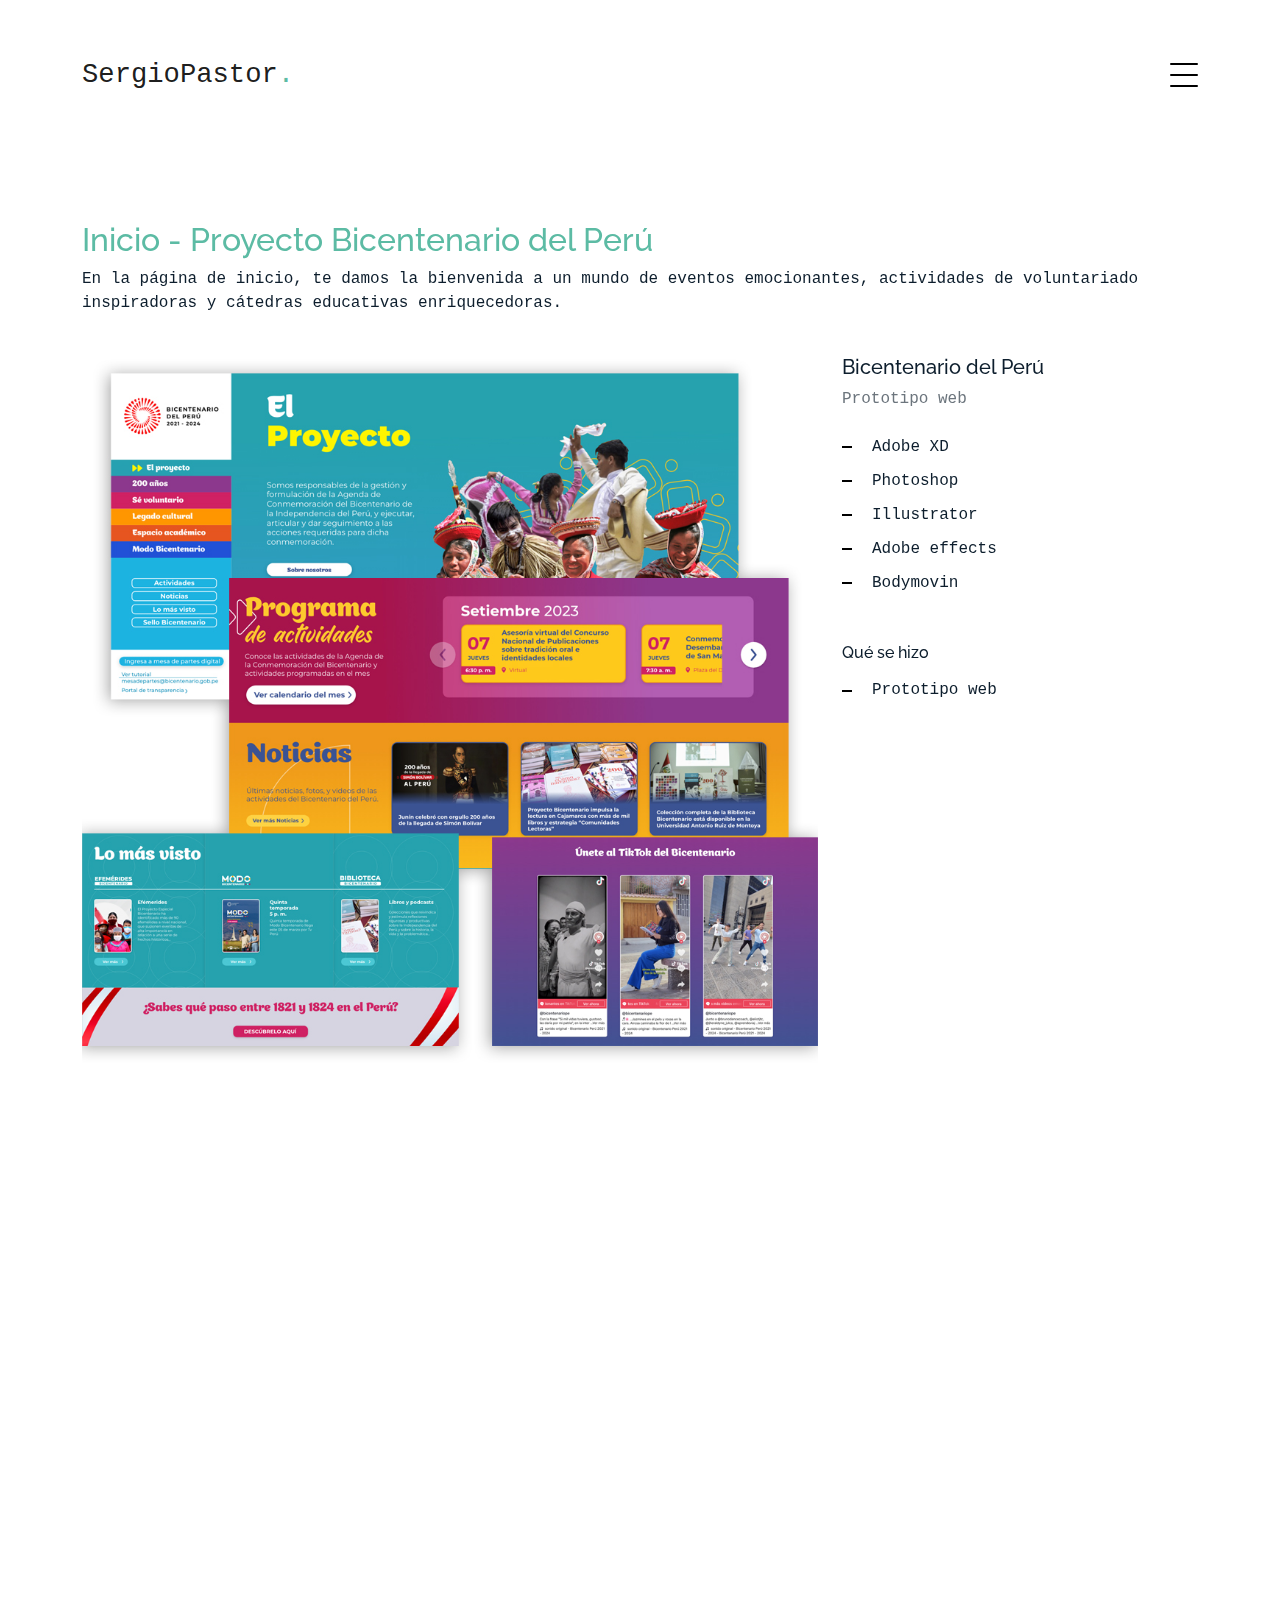
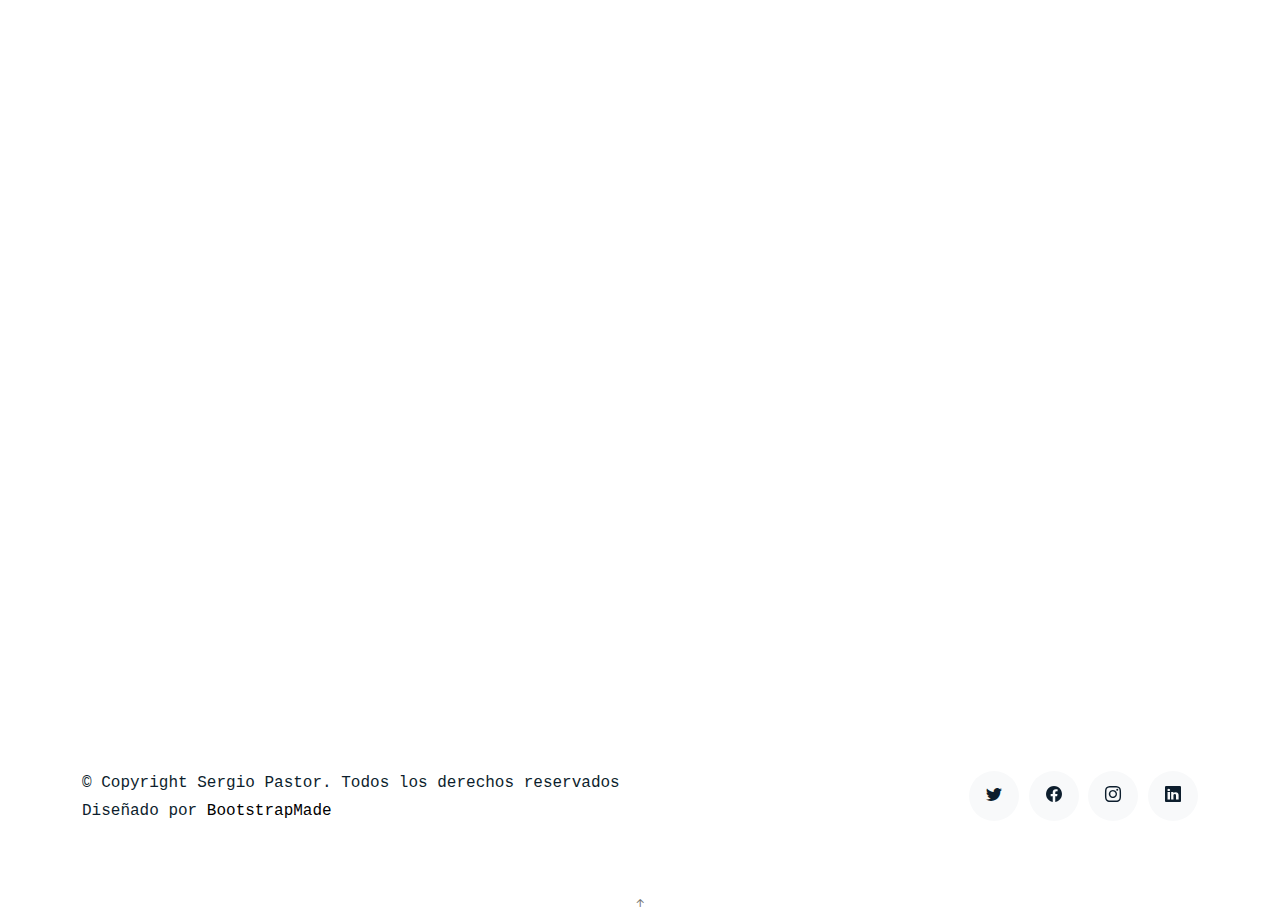
<file: trabajo6.html>
<!DOCTYPE html>
<html lang="en">

<head>
  <meta charset="utf-8">
  <meta content="width=device-width, initial-scale=1.0" name="viewport">

  <title>Sergio Pastor | Portfolio</title>
  <meta content="" name="description">
  <meta content="" name="keywords">

  <!-- Favicons -->
  <link href="assets/img/favicon.png" rel="icon">
  <link href="assets/img/apple-touch-icon.png" rel="apple-touch-icon">

  <!-- Google Fonts -->
  <link href="https://fonts.googleapis.com/css?family=https://fonts.googleapis.com/css?family=Inconsolata:400,500,600,700|Raleway:400,400i,500,500i,600,600i,700,700i" rel="stylesheet">

  <!-- Vendor CSS Files -->
  <link href="assets/vendor/aos/aos.css" rel="stylesheet">
  <link href="assets/vendor/bootstrap/css/bootstrap.min.css" rel="stylesheet">
  <link href="assets/vendor/bootstrap-icons/bootstrap-icons.css" rel="stylesheet">
  <link href="assets/vendor/swiper/swiper-bundle.min.css" rel="stylesheet">

  <!-- Template Main CSS File -->
  <link href="assets/css/style.css" rel="stylesheet">

  <!-- =======================================================
  * Template Name: MyPortfolio - v4.10.0
  * Template URL: https://bootstrapmade.com/myportfolio-bootstrap-portfolio-website-template/
  * Author: BootstrapMade.com
  * License: https://bootstrapmade.com/license/
  ======================================================== -->
</head>

<body>

  <!-- ======= Navbar ======= -->
  <div class="collapse navbar-collapse custom-navmenu" id="main-navbar">
    <div class="container py-2 py-md-5">
      <div class="row align-items-start">
        <div class="col-md-2">
          <ul class="custom-menu">
            <li class="active"><a href="index.html" style="color:#5cbba4">Inicio</a></li>
            <li><a href="about.html">Sobre mi</a></li>
            <li><a href="contact.html">Contacto</a></li>
          </ul>
        </div>
        <div class="col-md-6 d-none d-md-block  mr-auto">
          <div class="tweet d-flex">
            <span class="bi bi-briefcase text-white m-2 mr-3"></span>
            <div>
              <p><em>Titulado técnico en Redes y Comunicaciones. Titulado Arte y Diseño Empresarial y estudiante de los últimos ciclos de Ingeniería de Sistemas. <br> <a target="_blank" href="https://www.linkedin.com/in/sergio-pastor-segura-b5211a19/">Linkedin</a></em></p>
            </div>
          </div>
        </div>
        <div class="col-md-4 d-none d-md-block">
          <h3>Contáctame</h3>
          <p><strong class="d-block mb-1">Teléfono</strong>
            <a href="tel:+51976317906">+51 976 317 906</a> <br> <a href="Email:sergio_cybert@hotmail.com">sergio_cybert@hotmail.com</a></p>
        </div>
      </div>

    </div>
  </div>

  <nav class="navbar navbar-light custom-navbar">
    <div class="container">
      <a class="navbar-brand" href="index.html">SergioPastor<span style="color: #5cbba4;">.</span></a>
      <a href="#" class="burger" data-bs-toggle="collapse" data-bs-target="#main-navbar">
        <span></span>
      </a>
    </div>
  </nav>

  <main id="main">

    <section class="section">
      <div class="container">
        <div class="row mb-4 align-items-center">
          <div class="col-md" data-aos="fade-up">
            <h2 style="color:#5cbba4">Inicio - Proyecto Bicentenario del Perú</h2>
            <p>En la página de inicio, te damos la bienvenida a un mundo de eventos emocionantes, actividades de voluntariado inspiradoras y cátedras educativas enriquecedoras.
          </div>
        </div>
      </div>

      <div class="site-section pb-5">
        <div class="container">
          <div class="row align-items-stretch">
            <div class="col-md-8" data-aos="fade-up">
              <img src="assets/img/img_6_big.jpg" alt="Image" class="img-fluid">
              <iframe width="100%" height="1000" src="https://xd.adobe.com/embed/57123e7e-d720-488f-a3f9-986bdce4b425-0241/?fullscreen" frameborder="0" allowfullscreen></iframe>
            </div>
            <div class="col-md-3 ml-auto" data-aos="fade-up" data-aos-delay="100">
              <div class="sticky-content">
                <h3 class="h3">Bicentenario del Perú</h3>
                <p class="mb-4"><span class="text-muted">Prototipo web</span></p>

                <div class="mb-5">
                  <ul class="list-unstyled list-line mb-5">
                    <li>Adobe XD</li>
                    <li>Photoshop</li>
                    <li>Illustrator</li>
                    <li>Adobe effects</li>
                    <li>Bodymovin</li>
                  </ul>
                </div>

                <h4 class="h4 mb-3">Qué se hizo</h4>
                <ul class="list-unstyled list-line mb-5">
                  <li>Prototipo web</li>
                </ul>

              </div>
            </div>
          </div>
        </div>
      </div>

      





    </section>

    <section class="section pt-0">
      <div class="container">
        <!-- <iframe style="width:100%;height:400px" src="https://online.fliphtml5.com/nnhjz/wkze/"  seamless="seamless" scrolling="no" frameborder="0" allowtransparency="true" allowfullscreen="true" ></iframe> -->
      </div>
    </section>

    <!-- ======= Testimonials Section ======= -->

    <!-- <section class="section pt-0">
      <div class="container">

        <div class="testimonials-slider swiper" data-aos="fade-up" data-aos-delay="100">
          <div class="swiper-wrapper">

            <div class="swiper-slide">
              <div class="testimonial-wrap">
                <div class="testimonial">
                  <img src="assets/img/person_1.jpg" alt="Image" class="img-fluid">
                  <blockquote>
                    <p>Lorem ipsum dolor sit amet consectetur adipisicing elit. Quisquam necessitatibus incidunt ut officiis
                      explicabo inventore.</p>
                  </blockquote>
                  <p>&mdash; Jean Hicks</p>
                </div>
              </div>
            </div>

            <div class="swiper-slide">
              <div class="testimonial-wrap">
                <div class="testimonial">
                  <img src="assets/img/person_2.jpg" alt="Image" class="img-fluid">
                  <blockquote>
                    <p>Lorem ipsum dolor sit amet consectetur adipisicing elit. Quisquam necessitatibus incidunt ut officiis
                      explicabo inventore.</p>
                  </blockquote>
                  <p>&mdash; Chris Stanworth</p>
                </div>
              </div>
            </div>

          </div>
          <div class="swiper-pagination"></div>
        </div>

      </div>
    </section> -->
    
    
    <!-- End Testimonials Section -->

  </main><!-- End #main -->

  <!-- ======= Footer ======= -->
  <footer class="footer" role="contentinfo">
    <div class="container">
      <div class="row">
        <div class="col-sm-6">
          <p class="mb-1">&copy; Copyright Sergio Pastor. Todos los derechos reservados</p>
          <div class="credits">
            <!--
            All the links in the footer should remain intact.
            You can delete the links only if you purchased the pro version.
            Licensing information: https://bootstrapmade.com/license/
            Purchase the pro version with working PHP/AJAX contact form: https://bootstrapmade.com/buy/?theme=MyPortfolio
          -->
            Diseñado por <a href="https://bootstrapmade.com/">BootstrapMade</a>
          </div>
        </div>
        <div class="col-sm-6 social text-md-end">
          <a href="https://twitter.com/ZergioPastor" target="_blank"><span class="bi bi-twitter"></span></a>
          <a href="https://www.facebook.com/spdisenoperu" target="_blank"><span class="bi bi-facebook"></span></a>
          <a href="https://www.instagram.com/sergio_pastor88/?hl=es" target="_blank"><span class="bi bi-instagram"></span></a>
          <a href="https://www.linkedin.com/in/sergio-pastor-segura-b5211a19/" target="_blank"><span class="bi bi-linkedin"></span></a>
        </div>
      </div>
    </div>
  </footer>

  <a href="#" class="back-to-top d-flex align-items-center justify-content-center"><i class="bi bi-arrow-up-short"></i></a>

  <!-- Vendor JS Files -->
  <script src="assets/vendor/aos/aos.js"></script>
  <script src="assets/vendor/bootstrap/js/bootstrap.bundle.min.js"></script>
  <script src="assets/vendor/isotope-layout/isotope.pkgd.min.js"></script>
  <script src="assets/vendor/swiper/swiper-bundle.min.js"></script>
  <script src="assets/vendor/php-email-form/validate.js"></script>

  <!-- Template Main JS File -->
  <script src="assets/js/main.js"></script>

</body>

</html>
</file>
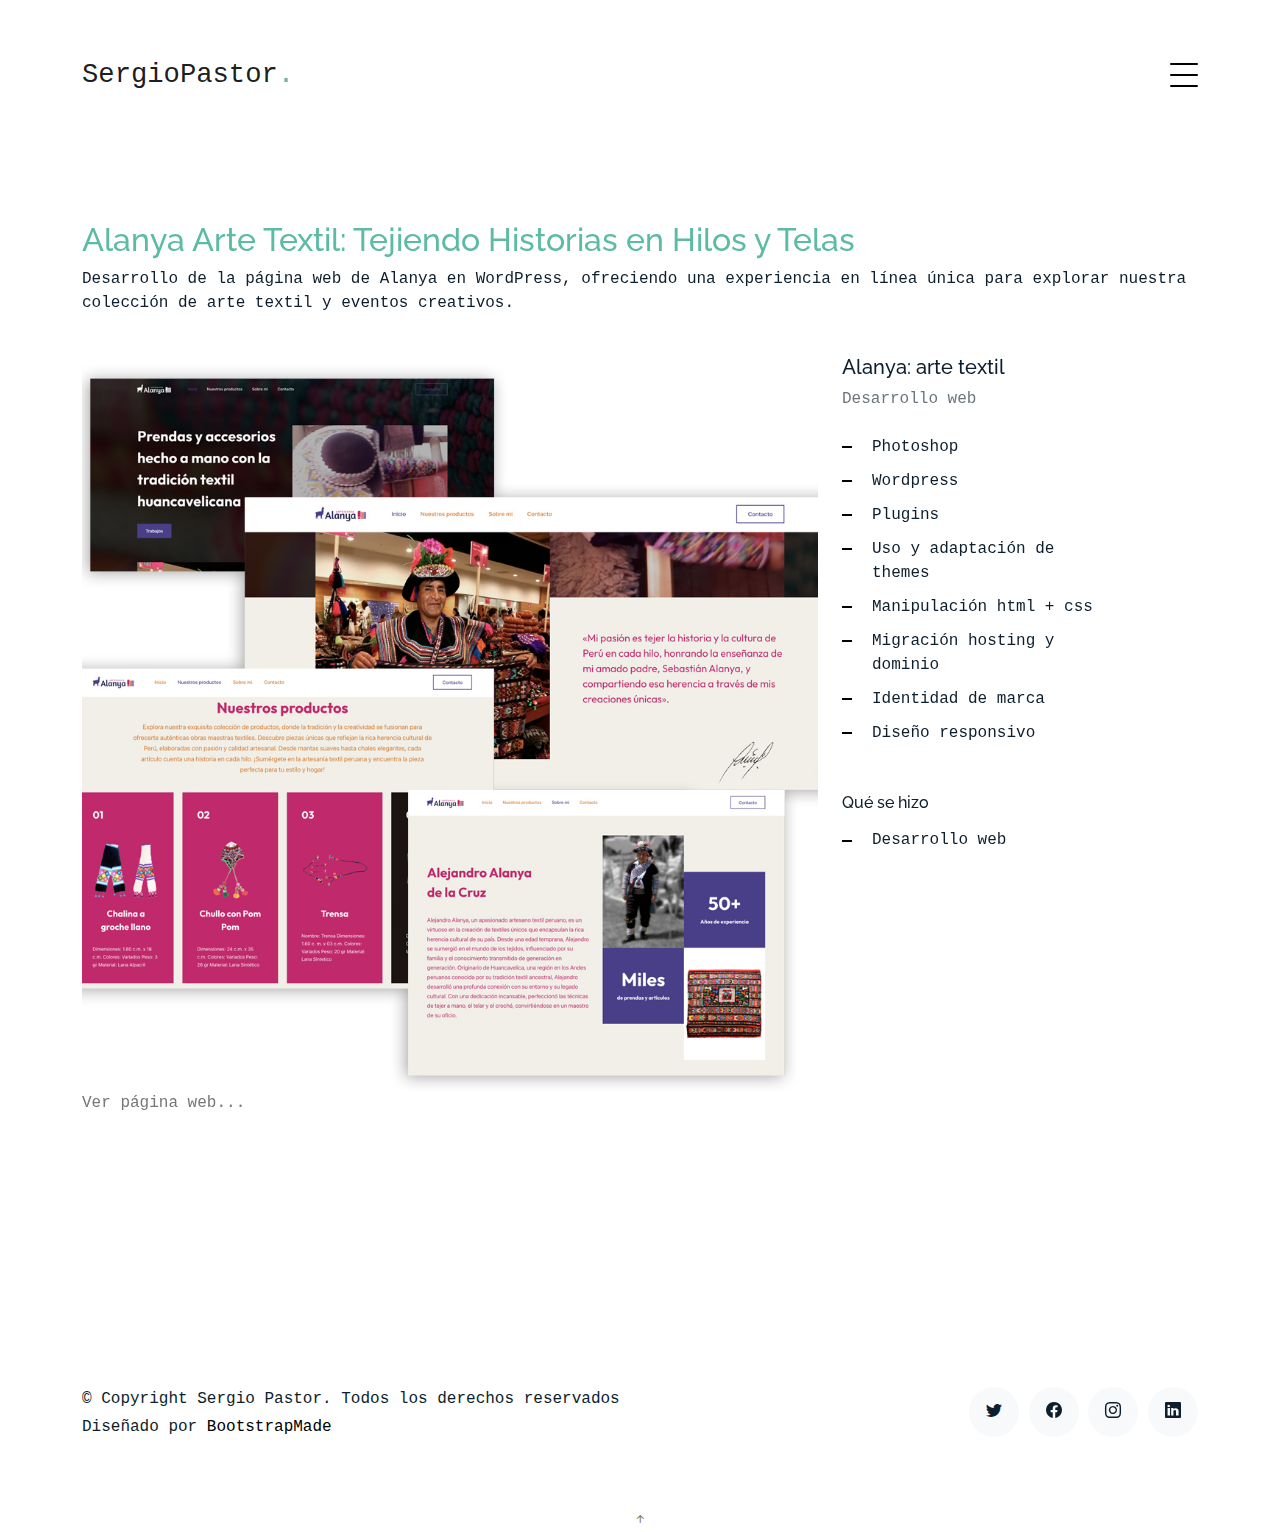
<file: trabajo7.html>
<!DOCTYPE html>
<html lang="en">

<head>
  <meta charset="utf-8">
  <meta content="width=device-width, initial-scale=1.0" name="viewport">

  <title>Sergio Pastor | Portfolio</title>
  <meta content="" name="description">
  <meta content="" name="keywords">

  <!-- Favicons -->
  <link href="assets/img/favicon.png" rel="icon">
  <link href="assets/img/apple-touch-icon.png" rel="apple-touch-icon">

  <!-- Google Fonts -->
  <link href="https://fonts.googleapis.com/css?family=https://fonts.googleapis.com/css?family=Inconsolata:400,500,600,700|Raleway:400,400i,500,500i,600,600i,700,700i" rel="stylesheet">

  <!-- Vendor CSS Files -->
  <link href="assets/vendor/aos/aos.css" rel="stylesheet">
  <link href="assets/vendor/bootstrap/css/bootstrap.min.css" rel="stylesheet">
  <link href="assets/vendor/bootstrap-icons/bootstrap-icons.css" rel="stylesheet">
  <link href="assets/vendor/swiper/swiper-bundle.min.css" rel="stylesheet">

  <!-- Template Main CSS File -->
  <link href="assets/css/style.css" rel="stylesheet">

  <!-- =======================================================
  * Template Name: MyPortfolio - v4.10.0
  * Template URL: https://bootstrapmade.com/myportfolio-bootstrap-portfolio-website-template/
  * Author: BootstrapMade.com
  * License: https://bootstrapmade.com/license/
  ======================================================== -->
</head>

<body>

  <!-- ======= Navbar ======= -->
  <div class="collapse navbar-collapse custom-navmenu" id="main-navbar">
    <div class="container py-2 py-md-5">
      <div class="row align-items-start">
        <div class="col-md-2">
          <ul class="custom-menu">
            <li class="active"><a href="index.html" style="color:#5cbba4">Inicio</a></li>
            <li><a href="about.html">Sobre mi</a></li>
            <li><a href="contact.html">Contacto</a></li>
          </ul>
        </div>
        <div class="col-md-6 d-none d-md-block  mr-auto">
          <div class="tweet d-flex">
            <span class="bi bi-briefcase text-white m-2 mr-3"></span>
            <div>
              <p><em>Titulado técnico en Redes y Comunicaciones. Titulado Arte y Diseño Empresarial y estudiante de los últimos ciclos de Ingeniería de Sistemas. <br> <a target="_blank" href="https://www.linkedin.com/in/sergio-pastor-segura-b5211a19/">Linkedin</a></em></p>
            </div>
          </div>
        </div>
        <div class="col-md-4 d-none d-md-block">
          <h3>Contáctame</h3>
          <p><strong class="d-block mb-1">Teléfono</strong>
            <a href="tel:+51976317906">+51 976 317 906</a> <br> <a href="Email:sergio_cybert@hotmail.com">sergio_cybert@hotmail.com</a></p>
        </div>
      </div>

    </div>
  </div>

  <nav class="navbar navbar-light custom-navbar">
    <div class="container">
      <a class="navbar-brand" href="index.html">SergioPastor<span style="color: #5cbba4;">.</span></a>
      <a href="#" class="burger" data-bs-toggle="collapse" data-bs-target="#main-navbar">
        <span></span>
      </a>
    </div>
  </nav>

  <main id="main">

    <section class="section">
      <div class="container">
        <div class="row mb-4 align-items-center">
          <div class="col-md" data-aos="fade-up">
            <h2 style="color:#5cbba4">Alanya Arte Textil: Tejiendo Historias en Hilos y Telas</h2>
            <p>Desarrollo de la página web de Alanya en WordPress, ofreciendo una experiencia en línea única para explorar nuestra colección de arte textil y eventos creativos.
          </div>
        </div>
      </div>

      <div class="site-section pb-5">
        <div class="container">
          <div class="row align-items-stretch">
            <div class="col-md-8" data-aos="fade-up">
              <img src="assets/img/img_7_big.jpg" alt="Image" class="img-fluid">
              <a href="https://artetextilalanya.pe/" target="_blank">Ver página web...</a>
            </div>
            <div class="col-md-3 ml-auto" data-aos="fade-up" data-aos-delay="100">
              <div class="sticky-content">
                <h3 class="h3">Alanya: arte textil</h3>
                <p class="mb-4"><span class="text-muted">Desarrollo web</span></p>

                <div class="mb-5">
                  <ul class="list-unstyled list-line mb-5">
                    <li>Photoshop</li>
                    <li>Wordpress</li>
                    <li>Plugins</li>
                    <li>Uso y adaptación de themes</li>
                    <li>Manipulación html + css</li>
                    <li>Migración hosting y dominio</li>
                    <li>Identidad de marca</li>
                    <li>Diseño responsivo</li>
                  </ul>
                </div>

                <h4 class="h4 mb-3">Qué se hizo</h4>
                <ul class="list-unstyled list-line mb-5">
                  <li>Desarrollo web</li>
                </ul>

              </div>
            </div>
          </div>
        </div>
      </div>

      





    </section>

    <section class="section pt-0">
      <div class="container">
        <!-- <iframe style="width:100%;height:400px" src="https://online.fliphtml5.com/nnhjz/wkze/"  seamless="seamless" scrolling="no" frameborder="0" allowtransparency="true" allowfullscreen="true" ></iframe> -->
      </div>
    </section>

    <!-- ======= Testimonials Section ======= -->

    <!-- <section class="section pt-0">
      <div class="container">

        <div class="testimonials-slider swiper" data-aos="fade-up" data-aos-delay="100">
          <div class="swiper-wrapper">

            <div class="swiper-slide">
              <div class="testimonial-wrap">
                <div class="testimonial">
                  <img src="assets/img/person_1.jpg" alt="Image" class="img-fluid">
                  <blockquote>
                    <p>Lorem ipsum dolor sit amet consectetur adipisicing elit. Quisquam necessitatibus incidunt ut officiis
                      explicabo inventore.</p>
                  </blockquote>
                  <p>&mdash; Jean Hicks</p>
                </div>
              </div>
            </div>

            <div class="swiper-slide">
              <div class="testimonial-wrap">
                <div class="testimonial">
                  <img src="assets/img/person_2.jpg" alt="Image" class="img-fluid">
                  <blockquote>
                    <p>Lorem ipsum dolor sit amet consectetur adipisicing elit. Quisquam necessitatibus incidunt ut officiis
                      explicabo inventore.</p>
                  </blockquote>
                  <p>&mdash; Chris Stanworth</p>
                </div>
              </div>
            </div>

          </div>
          <div class="swiper-pagination"></div>
        </div>

      </div>
    </section> -->
    
    
    <!-- End Testimonials Section -->

  </main><!-- End #main -->

  <!-- ======= Footer ======= -->
  <footer class="footer" role="contentinfo">
    <div class="container">
      <div class="row">
        <div class="col-sm-6">
          <p class="mb-1">&copy; Copyright Sergio Pastor. Todos los derechos reservados</p>
          <div class="credits">
            <!--
            All the links in the footer should remain intact.
            You can delete the links only if you purchased the pro version.
            Licensing information: https://bootstrapmade.com/license/
            Purchase the pro version with working PHP/AJAX contact form: https://bootstrapmade.com/buy/?theme=MyPortfolio
          -->
            Diseñado por <a href="https://bootstrapmade.com/">BootstrapMade</a>
          </div>
        </div>
        <div class="col-sm-6 social text-md-end">
          <a href="https://twitter.com/ZergioPastor" target="_blank"><span class="bi bi-twitter"></span></a>
          <a href="https://www.facebook.com/spdisenoperu" target="_blank"><span class="bi bi-facebook"></span></a>
          <a href="https://www.instagram.com/sergio_pastor88/?hl=es" target="_blank"><span class="bi bi-instagram"></span></a>
          <a href="https://www.linkedin.com/in/sergio-pastor-segura-b5211a19/" target="_blank"><span class="bi bi-linkedin"></span></a>
        </div>
      </div>
    </div>
  </footer>

  <a href="#" class="back-to-top d-flex align-items-center justify-content-center"><i class="bi bi-arrow-up-short"></i></a>

  <!-- Vendor JS Files -->
  <script src="assets/vendor/aos/aos.js"></script>
  <script src="assets/vendor/bootstrap/js/bootstrap.bundle.min.js"></script>
  <script src="assets/vendor/isotope-layout/isotope.pkgd.min.js"></script>
  <script src="assets/vendor/swiper/swiper-bundle.min.js"></script>
  <script src="assets/vendor/php-email-form/validate.js"></script>

  <!-- Template Main JS File -->
  <script src="assets/js/main.js"></script>

</body>

</html>
</file>
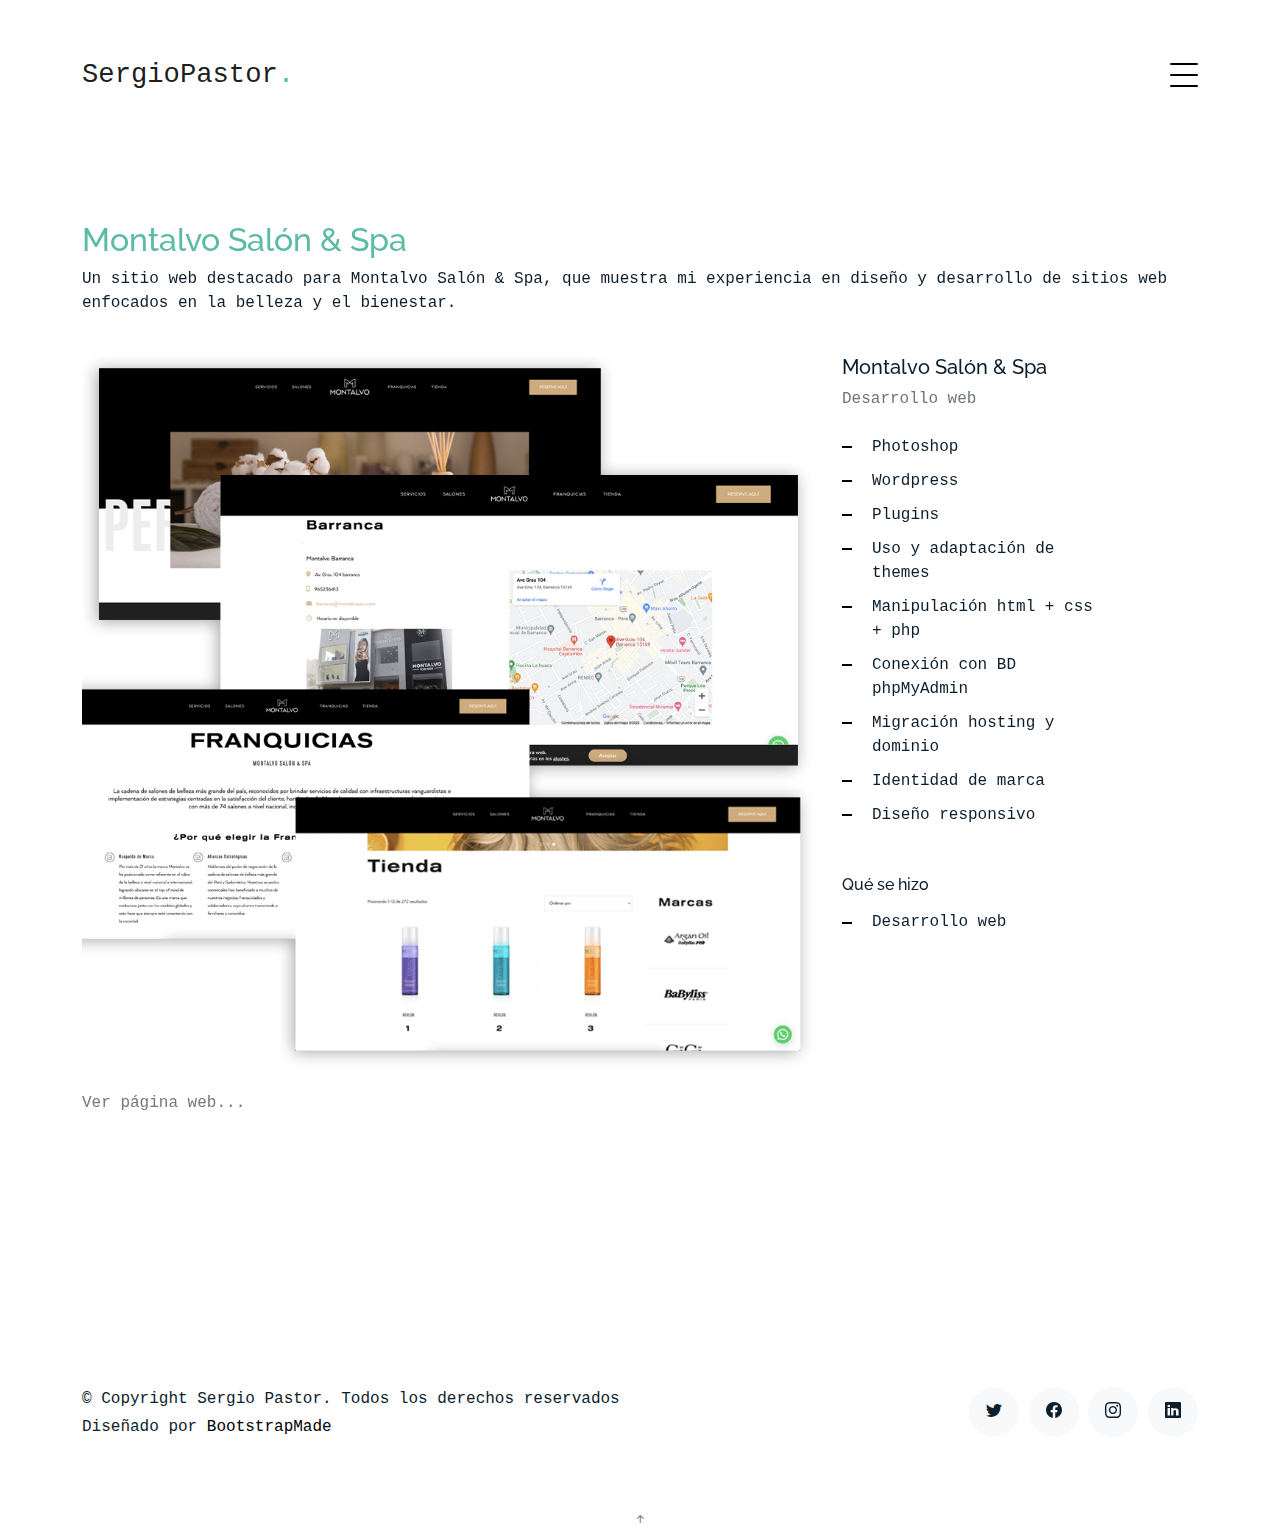
<file: trabajo8.html>
<!DOCTYPE html>
<html lang="en">

<head>
  <meta charset="utf-8">
  <meta content="width=device-width, initial-scale=1.0" name="viewport">

  <title>Sergio Pastor | Portfolio</title>
  <meta content="" name="description">
  <meta content="" name="keywords">

  <!-- Favicons -->
  <link href="assets/img/favicon.png" rel="icon">
  <link href="assets/img/apple-touch-icon.png" rel="apple-touch-icon">

  <!-- Google Fonts -->
  <link href="https://fonts.googleapis.com/css?family=https://fonts.googleapis.com/css?family=Inconsolata:400,500,600,700|Raleway:400,400i,500,500i,600,600i,700,700i" rel="stylesheet">

  <!-- Vendor CSS Files -->
  <link href="assets/vendor/aos/aos.css" rel="stylesheet">
  <link href="assets/vendor/bootstrap/css/bootstrap.min.css" rel="stylesheet">
  <link href="assets/vendor/bootstrap-icons/bootstrap-icons.css" rel="stylesheet">
  <link href="assets/vendor/swiper/swiper-bundle.min.css" rel="stylesheet">

  <!-- Template Main CSS File -->
  <link href="assets/css/style.css" rel="stylesheet">

  <!-- =======================================================
  * Template Name: MyPortfolio - v4.10.0
  * Template URL: https://bootstrapmade.com/myportfolio-bootstrap-portfolio-website-template/
  * Author: BootstrapMade.com
  * License: https://bootstrapmade.com/license/
  ======================================================== -->
</head>

<body>

  <!-- ======= Navbar ======= -->
  <div class="collapse navbar-collapse custom-navmenu" id="main-navbar">
    <div class="container py-2 py-md-5">
      <div class="row align-items-start">
        <div class="col-md-2">
          <ul class="custom-menu">
            <li class="active"><a href="index.html" style="color:#5cbba4">Inicio</a></li>
            <li><a href="about.html">Sobre mi</a></li>
            <li><a href="contact.html">Contacto</a></li>
          </ul>
        </div>
        <div class="col-md-6 d-none d-md-block  mr-auto">
          <div class="tweet d-flex">
            <span class="bi bi-briefcase text-white m-2 mr-3"></span>
            <div>
              <p><em>Titulado técnico en Redes y Comunicaciones. Titulado Arte y Diseño Empresarial y estudiante de los últimos ciclos de Ingeniería de Sistemas. <br> <a target="_blank" href="https://www.linkedin.com/in/sergio-pastor-segura-b5211a19/">Linkedin</a></em></p>
            </div>
          </div>
        </div>
        <div class="col-md-4 d-none d-md-block">
          <h3>Contáctame</h3>
          <p><strong class="d-block mb-1">Teléfono</strong>
            <a href="tel:+51976317906">+51 976 317 906</a> <br> <a href="Email:sergio_cybert@hotmail.com">sergio_cybert@hotmail.com</a></p>
        </div>
      </div>

    </div>
  </div>

  <nav class="navbar navbar-light custom-navbar">
    <div class="container">
      <a class="navbar-brand" href="index.html">SergioPastor<span style="color: #5cbba4;">.</span></a>
      <a href="#" class="burger" data-bs-toggle="collapse" data-bs-target="#main-navbar">
        <span></span>
      </a>
    </div>
  </nav>

  <main id="main">

    <section class="section">
      <div class="container">
        <div class="row mb-4 align-items-center">
          <div class="col-md" data-aos="fade-up">
            <h2 style="color:#5cbba4">Montalvo Salón & Spa</h2>
            <p>Un sitio web destacado para Montalvo Salón & Spa, que muestra mi experiencia en diseño y desarrollo de sitios web enfocados en la belleza y el bienestar.
          </div>
        </div>
      </div>

      <div class="site-section pb-5">
        <div class="container">
          <div class="row align-items-stretch">
            <div class="col-md-8" data-aos="fade-up">
              <img src="assets/img/img_8_big.jpg" alt="Image" class="img-fluid">
              <a href="https://pruebasstamp.pe/" target="_blank">Ver página web...</a>
            </div>
            <div class="col-md-3 ml-auto" data-aos="fade-up" data-aos-delay="100">
              <div class="sticky-content">
                <h3 class="h3">Montalvo Salón & Spa</h3>
                <p class="mb-4"><span class="text-muted">Desarrollo web</span></p>

                <div class="mb-5">
                  <ul class="list-unstyled list-line mb-5">
                    <li>Photoshop</li>
                    <li>Wordpress</li>
                    <li>Plugins</li>
                    <li>Uso y adaptación de themes</li>
                    <li>Manipulación html + css + php</li>
                    <li>Conexión con BD phpMyAdmin</li>
                    <li>Migración hosting y dominio</li>
                    <li>Identidad de marca</li>
                    <li>Diseño responsivo</li>
                  </ul>
                </div>

                <h4 class="h4 mb-3">Qué se hizo</h4>
                <ul class="list-unstyled list-line mb-5">
                  <li>Desarrollo web</li>
                </ul>

              </div>
            </div>
          </div>
        </div>
      </div>

      





    </section>

    <section class="section pt-0">
      <div class="container">
        <!-- <iframe style="width:100%;height:400px" src="https://online.fliphtml5.com/nnhjz/wkze/"  seamless="seamless" scrolling="no" frameborder="0" allowtransparency="true" allowfullscreen="true" ></iframe> -->
      </div>
    </section>

    <!-- ======= Testimonials Section ======= -->

    <!-- <section class="section pt-0">
      <div class="container">

        <div class="testimonials-slider swiper" data-aos="fade-up" data-aos-delay="100">
          <div class="swiper-wrapper">

            <div class="swiper-slide">
              <div class="testimonial-wrap">
                <div class="testimonial">
                  <img src="assets/img/person_1.jpg" alt="Image" class="img-fluid">
                  <blockquote>
                    <p>Lorem ipsum dolor sit amet consectetur adipisicing elit. Quisquam necessitatibus incidunt ut officiis
                      explicabo inventore.</p>
                  </blockquote>
                  <p>&mdash; Jean Hicks</p>
                </div>
              </div>
            </div>

            <div class="swiper-slide">
              <div class="testimonial-wrap">
                <div class="testimonial">
                  <img src="assets/img/person_2.jpg" alt="Image" class="img-fluid">
                  <blockquote>
                    <p>Lorem ipsum dolor sit amet consectetur adipisicing elit. Quisquam necessitatibus incidunt ut officiis
                      explicabo inventore.</p>
                  </blockquote>
                  <p>&mdash; Chris Stanworth</p>
                </div>
              </div>
            </div>

          </div>
          <div class="swiper-pagination"></div>
        </div>

      </div>
    </section> -->
    
    
    <!-- End Testimonials Section -->

  </main><!-- End #main -->

  <!-- ======= Footer ======= -->
  <footer class="footer" role="contentinfo">
    <div class="container">
      <div class="row">
        <div class="col-sm-6">
          <p class="mb-1">&copy; Copyright Sergio Pastor. Todos los derechos reservados</p>
          <div class="credits">
            <!--
            All the links in the footer should remain intact.
            You can delete the links only if you purchased the pro version.
            Licensing information: https://bootstrapmade.com/license/
            Purchase the pro version with working PHP/AJAX contact form: https://bootstrapmade.com/buy/?theme=MyPortfolio
          -->
            Diseñado por <a href="https://bootstrapmade.com/">BootstrapMade</a>
          </div>
        </div>
        <div class="col-sm-6 social text-md-end">
          <a href="https://twitter.com/ZergioPastor" target="_blank"><span class="bi bi-twitter"></span></a>
          <a href="https://www.facebook.com/spdisenoperu" target="_blank"><span class="bi bi-facebook"></span></a>
          <a href="https://www.instagram.com/sergio_pastor88/?hl=es" target="_blank"><span class="bi bi-instagram"></span></a>
          <a href="https://www.linkedin.com/in/sergio-pastor-segura-b5211a19/" target="_blank"><span class="bi bi-linkedin"></span></a>
        </div>
      </div>
    </div>
  </footer>

  <a href="#" class="back-to-top d-flex align-items-center justify-content-center"><i class="bi bi-arrow-up-short"></i></a>

  <!-- Vendor JS Files -->
  <script src="assets/vendor/aos/aos.js"></script>
  <script src="assets/vendor/bootstrap/js/bootstrap.bundle.min.js"></script>
  <script src="assets/vendor/isotope-layout/isotope.pkgd.min.js"></script>
  <script src="assets/vendor/swiper/swiper-bundle.min.js"></script>
  <script src="assets/vendor/php-email-form/validate.js"></script>

  <!-- Template Main JS File -->
  <script src="assets/js/main.js"></script>

</body>

</html>
</file>
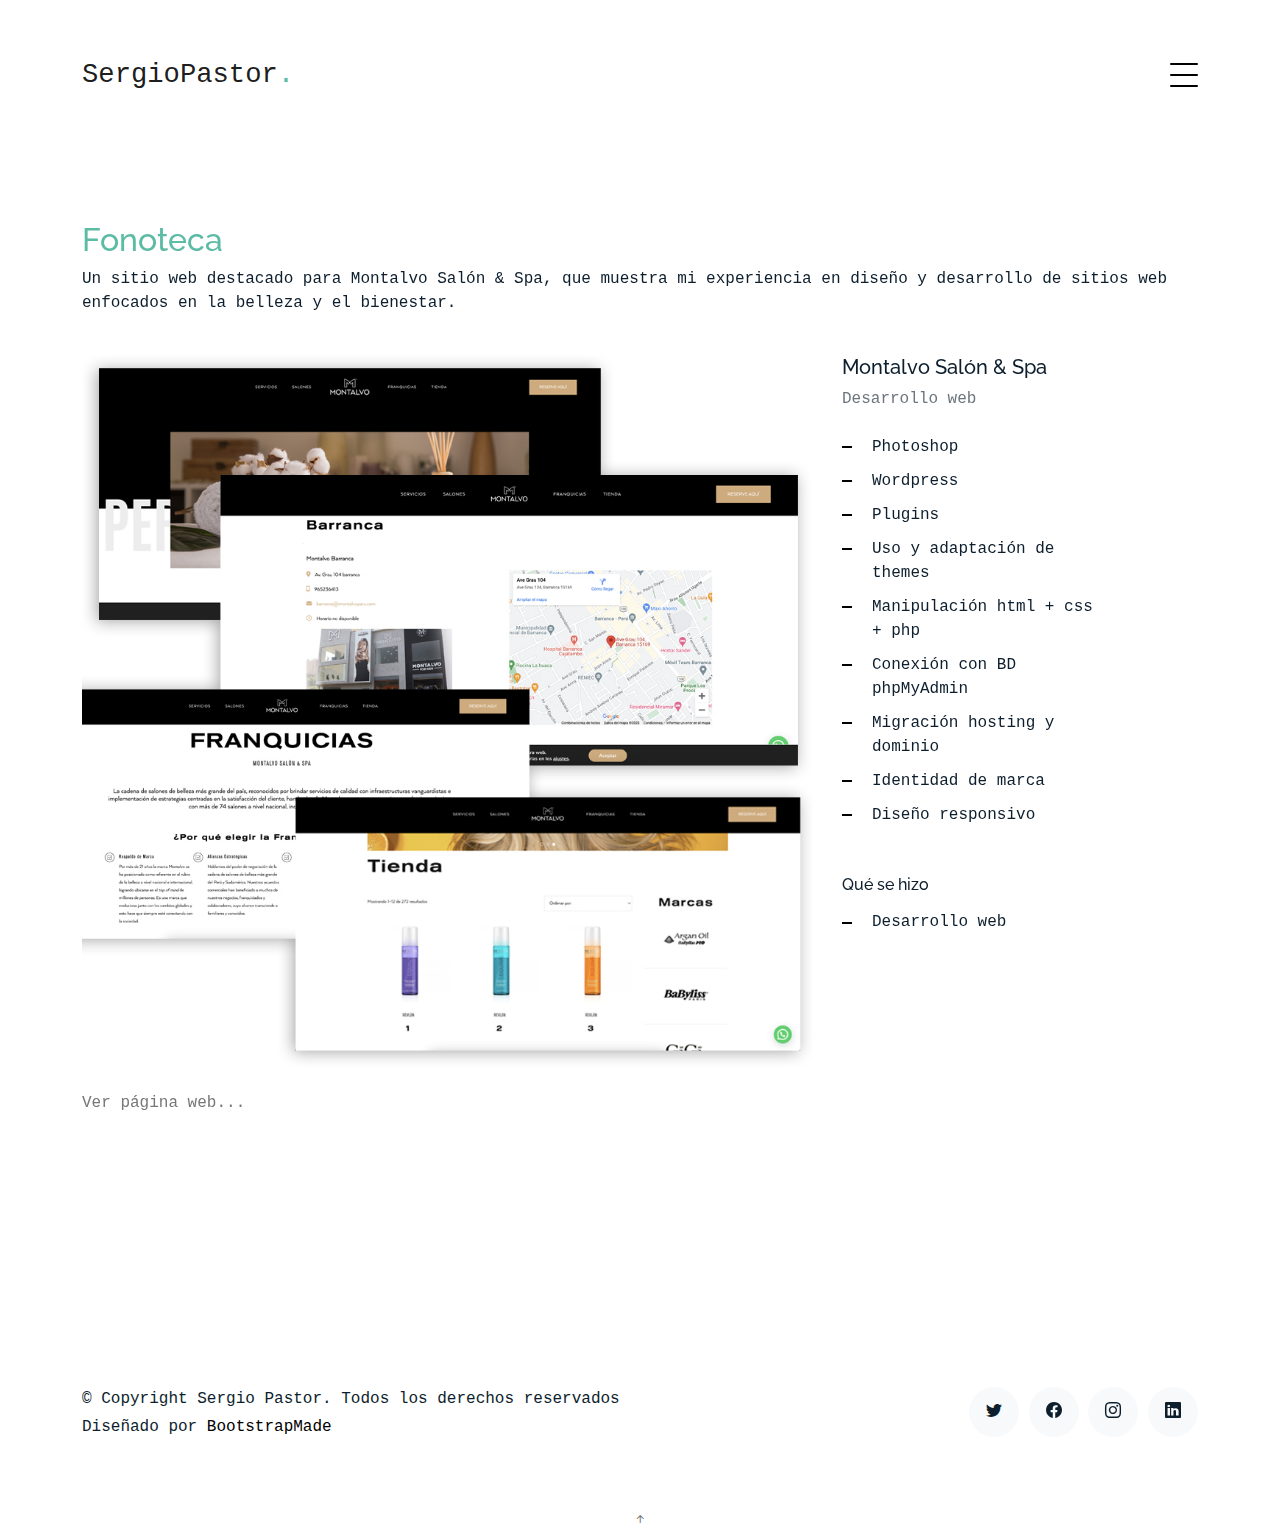
<file: trabajo9.html>
<!DOCTYPE html>
<html lang="en">
  <head>
    <meta charset="utf-8" />
    <meta content="width=device-width, initial-scale=1.0" name="viewport" />

    <title>Sergio Pastor | Portfolio</title>
    <meta content="" name="description" />
    <meta content="" name="keywords" />

    <!-- Favicons -->
    <link href="assets/img/favicon.png" rel="icon" />
    <link href="assets/img/apple-touch-icon.png" rel="apple-touch-icon" />

    <!-- Google Fonts -->
    <link
      href="https://fonts.googleapis.com/css?family=https://fonts.googleapis.com/css?family=Inconsolata:400,500,600,700|Raleway:400,400i,500,500i,600,600i,700,700i"
      rel="stylesheet"
    />

    <!-- Vendor CSS Files -->
    <link href="assets/vendor/aos/aos.css" rel="stylesheet" />
    <link
      href="assets/vendor/bootstrap/css/bootstrap.min.css"
      rel="stylesheet"
    />
    <link
      href="assets/vendor/bootstrap-icons/bootstrap-icons.css"
      rel="stylesheet"
    />
    <link href="assets/vendor/swiper/swiper-bundle.min.css" rel="stylesheet" />

    <!-- Template Main CSS File -->
    <link href="assets/css/style.css" rel="stylesheet" />

    <!-- =======================================================
  * Template Name: MyPortfolio - v4.10.0
  * Template URL: https://bootstrapmade.com/myportfolio-bootstrap-portfolio-website-template/
  * Author: BootstrapMade.com
  * License: https://bootstrapmade.com/license/
  ======================================================== -->
  </head>

  <body>
    <!-- ======= Navbar ======= -->
    <div class="collapse navbar-collapse custom-navmenu" id="main-navbar">
      <div class="container py-2 py-md-5">
        <div class="row align-items-start">
          <div class="col-md-2">
            <ul class="custom-menu">
              <li class="active">
                <a href="index.html" style="color: #5cbba4">Inicio</a>
              </li>
              <li><a href="about.html">Sobre mi</a></li>
              <li><a href="contact.html">Contacto</a></li>
            </ul>
          </div>
          <div class="col-md-6 d-none d-md-block mr-auto">
            <div class="tweet d-flex">
              <span class="bi bi-briefcase text-white m-2 mr-3"></span>
              <div>
                <p>
                  <em
                    >Titulado técnico en Redes y Comunicaciones. Titulado Arte y
                    Diseño Empresarial y estudiante de los últimos ciclos de
                    Ingeniería de Sistemas. <br />
                    <a
                      target="_blank"
                      href="https://www.linkedin.com/in/sergio-pastor-segura-b5211a19/"
                      >Linkedin</a
                    ></em
                  >
                </p>
              </div>
            </div>
          </div>
          <div class="col-md-4 d-none d-md-block">
            <h3>Contáctame</h3>
            <p>
              <strong class="d-block mb-1">Teléfono</strong>
              <a href="tel:+51976317906">+51 976 317 906</a> <br />
              <a href="Email:sergio_cybert@hotmail.com"
                >sergio_cybert@hotmail.com</a
              >
            </p>
          </div>
        </div>
      </div>
    </div>

    <nav class="navbar navbar-light custom-navbar">
      <div class="container">
        <a class="navbar-brand" href="index.html"
          >SergioPastor<span style="color: #5cbba4">.</span></a
        >
        <a
          href="#"
          class="burger"
          data-bs-toggle="collapse"
          data-bs-target="#main-navbar"
        >
          <span></span>
        </a>
      </div>
    </nav>

    <main id="main">
      <section class="section">
        <div class="container">
          <div class="row mb-4 align-items-center">
            <div class="col-md" data-aos="fade-up">
              <h2 style="color: #5cbba4">Fonoteca</h2>
              <p>
                Un sitio web destacado para Montalvo Salón & Spa, que muestra mi
                experiencia en diseño y desarrollo de sitios web enfocados en la
                belleza y el bienestar.
              </p>
            </div>
          </div>
        </div>

        <div class="site-section pb-5">
          <div class="container">
            <div class="row align-items-stretch">
              <div class="col-md-8" data-aos="fade-up">
                <img
                  src="assets/img/img_8_big.jpg"
                  alt="Image"
                  class="img-fluid"
                />
                <a href="https://pruebasstamp.pe/" target="_blank"
                  >Ver página web...</a
                >
              </div>
              <div
                class="col-md-3 ml-auto"
                data-aos="fade-up"
                data-aos-delay="100"
              >
                <div class="sticky-content">
                  <h3 class="h3">Montalvo Salón & Spa</h3>
                  <p class="mb-4">
                    <span class="text-muted">Desarrollo web</span>
                  </p>

                  <div class="mb-5">
                    <ul class="list-unstyled list-line mb-5">
                      <li>Photoshop</li>
                      <li>Wordpress</li>
                      <li>Plugins</li>
                      <li>Uso y adaptación de themes</li>
                      <li>Manipulación html + css + php</li>
                      <li>Conexión con BD phpMyAdmin</li>
                      <li>Migración hosting y dominio</li>
                      <li>Identidad de marca</li>
                      <li>Diseño responsivo</li>
                    </ul>
                  </div>

                  <h4 class="h4 mb-3">Qué se hizo</h4>
                  <ul class="list-unstyled list-line mb-5">
                    <li>Desarrollo web</li>
                  </ul>
                </div>
              </div>
            </div>
          </div>
        </div>
      </section>

      <section class="section pt-0">
        <div class="container">
          <!-- <iframe style="width:100%;height:400px" src="https://online.fliphtml5.com/nnhjz/wkze/"  seamless="seamless" scrolling="no" frameborder="0" allowtransparency="true" allowfullscreen="true" ></iframe> -->
        </div>
      </section>

      <!-- ======= Testimonials Section ======= -->

      <!-- <section class="section pt-0">
      <div class="container">

        <div class="testimonials-slider swiper" data-aos="fade-up" data-aos-delay="100">
          <div class="swiper-wrapper">

            <div class="swiper-slide">
              <div class="testimonial-wrap">
                <div class="testimonial">
                  <img src="assets/img/person_1.jpg" alt="Image" class="img-fluid">
                  <blockquote>
                    <p>Lorem ipsum dolor sit amet consectetur adipisicing elit. Quisquam necessitatibus incidunt ut officiis
                      explicabo inventore.</p>
                  </blockquote>
                  <p>&mdash; Jean Hicks</p>
                </div>
              </div>
            </div>

            <div class="swiper-slide">
              <div class="testimonial-wrap">
                <div class="testimonial">
                  <img src="assets/img/person_2.jpg" alt="Image" class="img-fluid">
                  <blockquote>
                    <p>Lorem ipsum dolor sit amet consectetur adipisicing elit. Quisquam necessitatibus incidunt ut officiis
                      explicabo inventore.</p>
                  </blockquote>
                  <p>&mdash; Chris Stanworth</p>
                </div>
              </div>
            </div>

          </div>
          <div class="swiper-pagination"></div>
        </div>

      </div>
    </section> -->

      <!-- End Testimonials Section -->
    </main>
    <!-- End #main -->

    <!-- ======= Footer ======= -->
    <footer class="footer" role="contentinfo">
      <div class="container">
        <div class="row">
          <div class="col-sm-6">
            <p class="mb-1">
              &copy; Copyright Sergio Pastor. Todos los derechos reservados
            </p>
            <div class="credits">
              <!--
            All the links in the footer should remain intact.
            You can delete the links only if you purchased the pro version.
            Licensing information: https://bootstrapmade.com/license/
            Purchase the pro version with working PHP/AJAX contact form: https://bootstrapmade.com/buy/?theme=MyPortfolio
          -->
              Diseñado por
              <a href="https://bootstrapmade.com/">BootstrapMade</a>
            </div>
          </div>
          <div class="col-sm-6 social text-md-end">
            <a href="https://twitter.com/ZergioPastor" target="_blank"
              ><span class="bi bi-twitter"></span
            ></a>
            <a href="https://www.facebook.com/spdisenoperu" target="_blank"
              ><span class="bi bi-facebook"></span
            ></a>
            <a
              href="https://www.instagram.com/sergio_pastor88/?hl=es"
              target="_blank"
              ><span class="bi bi-instagram"></span
            ></a>
            <a
              href="https://www.linkedin.com/in/sergio-pastor-segura-b5211a19/"
              target="_blank"
              ><span class="bi bi-linkedin"></span
            ></a>
          </div>
        </div>
      </div>
    </footer>

    <a
      href="#"
      class="back-to-top d-flex align-items-center justify-content-center"
      ><i class="bi bi-arrow-up-short"></i
    ></a>

    <!-- Vendor JS Files -->
    <script src="assets/vendor/aos/aos.js"></script>
    <script src="assets/vendor/bootstrap/js/bootstrap.bundle.min.js"></script>
    <script src="assets/vendor/isotope-layout/isotope.pkgd.min.js"></script>
    <script src="assets/vendor/swiper/swiper-bundle.min.js"></script>
    <script src="assets/vendor/php-email-form/validate.js"></script>

    <!-- Template Main JS File -->
    <script src="assets/js/main.js"></script>
  </body>
</html>
</file>
<file: assets/css/style.css>
/**
* Template Name: MyPortfolio - v4.10.0
* Template URL: https://bootstrapmade.com/myportfolio-bootstrap-portfolio-website-template/
* Author: BootstrapMade.com
* License: https://bootstrapmade.com/license/
*/

/*--------------------------------------------------------------
# General
--------------------------------------------------------------*/
body {
  font-family: "Inconsolata", monospace;
  color: #0d1e2d;
}

a {
  color: #777;
  text-decoration: none;
}

a:hover {
  color: #000;
}

h1,
h2,
h3,
h4,
h5,
h6,
.font-heading {
  font-family: "Raleway", sans-serif;
}

.section {
  padding: 7rem 0;
}

.filters a {
  text-decoration: none;
  color: #000;
  display: inline-block;
  padding-left: 10px;
  padding-right: 10px;
  position: relative;
}

.filters a:hover,
.filters a:focus,
.filters a:active {
  text-decoration: none;
}

.filters a:hover:before {
  content: "";
  position: absolute;
  left: 10px;
  right: 10px;
  bottom: 0;
  height: 1px;
  background-color: #000;
}

.filters a.active {
  color: #000;
}

.filters a.active:before {
  content: "";
  position: absolute;
  left: 10px;
  right: 10px;
  bottom: 0;
  height: 1px;
  background-color: #000;
}

.item {
  border: none;
  margin-bottom: 30px;
}

.item .item-wrap {
  display: block;
  position: relative;
  overflow: hidden;
}

.item .item-wrap:after {
  z-index: 2;
  position: absolute;
  content: "";
  top: 0;
  left: 0;
  right: 0;
  bottom: 0;
  background: rgba(0, 0, 0, 0.4);
  visibility: hidden;
  opacity: 0;
  transition: 0.3s all ease-in-out;
}

.item .item-wrap img {
  transition: 0.3s transform ease;
  transform: scale(1);
}

.item .item-wrap>.work-info {
  position: absolute;
  top: 50%;
  width: 100%;
  text-align: center;
  z-index: 3;
  transform: translateY(-50%);
  color: #fff;
  opacity: 0;
  visibility: hidden;
  margin-top: 20px;
  transition: 0.3s all ease;
}

.item .item-wrap>.work-info h3 {
  font-size: 20px;
  margin-bottom: 0;
}

.item .item-wrap>.work-info span {
  font-size: 14px;
  text-transform: uppercase;
  letter-spacing: 0.2rem;
}

.item .item-wrap:hover {
  text-decoration: none;
}

.item .item-wrap:hover img {
  transform: scale(1.05);
}

.item .item-wrap:hover:after {
  opacity: 1;
  visibility: visible;
}

.item .item-wrap:hover .work-info {
  margin-top: 0px;
  opacity: 1;
  visibility: visible;
}

.testimonial-wrap {
  padding: 50px 50px 80px 50px;
  background: #eceff2;
}

.testimonial-wrap .testimonial {
  text-align: center;
  max-width: 500px;
  margin: 0 auto;
}

.testimonial-wrap .testimonial img {
  border-radius: 50%;
  width: 120px;
  margin: 0 auto 30px auto;
}

.testimonial-wrap .testimonial blockquote p {
  font-size: 20px;
}

.h3 {
  font-size: 20px;
}

.h4 {
  font-size: 16px;
}

.heading {
  font-size: 28px;
}

.readmore {
  display: inline-block;
  border: 1px solid #000;
  padding: 10px 15px;
  font-size: 12px;
  text-transform: uppercase;
  color: #000;
  transition: 0.2s all ease;
  font-weight: 700;
}

.readmore:active,
.readmore:focus,
.readmore:hover {
  outline: none;
}

.readmore:hover {
  color: #fff;
  text-decoration: none;
  background: #000;
}

.testimonials-slider .swiper-pagination {
  margin-top: -60px;
  position: relative;
}

.testimonials-slider .swiper-pagination .swiper-pagination-bullet {
  width: 12px;
  height: 12px;
  background-color: rgba(13, 30, 45, 0.3);
  opacity: 1;
}

.testimonials-slider .swiper-pagination .swiper-pagination-bullet-active {
  background-color: rgba(13, 30, 45, 0.6);
}

.sticky-content {
  position: sticky;
  position: -webkit-sticky;
  top: 0;
  /* required */
}

.list-line li {
  margin-bottom: 10px;
  position: relative;
  padding-left: 30px;
}

.list-line li:before {
  content: "";
  position: absolute;
  left: 0;
  top: 0.7rem;
  width: 10px;
  height: 2px;
  background: #000;
}

.form-control {
  border-radius: 0;
  background: #f8f9fa;
  border: 1px solid transparent;
  padding-top: 10px !important;
  padding-bottom: 10px !important;
}

.form-control:active,
.form-control:focus {
  background: #eff1f4;
  outline: none;
  box-shadow: none;
  border: 1px solid transparent;
}

.custom-progress {
  height: 7px;
  border-radius: 0;
}

.custom-progress .progress-bar {
  background: #5cbba4;
}

/* Services */
.services i {
  font-size: 40px;
}

.services h4 {
  padding-top: 10px;
}

/* Contact Form */
.php-email-form .error-message {
  display: none;
  color: #fff;
  background: #ed3c0d;
  text-align: left;
  padding: 15px;
  font-weight: 600;
}

.php-email-form .error-message br+br {
  margin-top: 25px;
}

.php-email-form .sent-message {
  display: none;
  color: #fff;
  background: #18d26e;
  text-align: center;
  padding: 15px;
  font-weight: 600;
}

.php-email-form .loading {
  display: none;
  background: #fff;
  text-align: center;
  padding: 15px;
}

.php-email-form .loading:before {
  content: "";
  display: inline-block;
  border-radius: 50%;
  width: 24px;
  height: 24px;
  margin: 0 10px -6px 0;
  border: 3px solid #18d26e;
  border-top-color: #eee;
  -webkit-animation: animate-loading 1s linear infinite;
  animation: animate-loading 1s linear infinite;
}

@-webkit-keyframes animate-loading {
  0% {
    transform: rotate(0deg);
  }

  100% {
    transform: rotate(360deg);
  }
}

@keyframes animate-loading {
  0% {
    transform: rotate(0deg);
  }

  100% {
    transform: rotate(360deg);
  }
}

/*--------------------------------------------------------------
# Header
--------------------------------------------------------------*/
/* Custom Navmenu */
.custom-navmenu {
  background: #0d1e2d;
}

.custom-navmenu .custom-menu,
.custom-navmenu .custom-menu li {
  padding: 0;
  margin: 0;
  list-style: none;
}

.custom-navmenu .custom-menu li {
  margin-bottom: 0;
  font-size: 20px;
}

.custom-navmenu .custom-menu li a {
  color: #fff;
  padding: 10px 0 !important;
}

.custom-navmenu .custom-menu li a:hover {
  text-decoration: none;
}

.custom-navmenu .custom-menu li.active a {
  text-decoration: underline;
}

.custom-navmenu h3 {
  font-size: 20px;
  color: #fff;
}

.custom-navmenu p {
  color: rgba(255, 255, 255, 0.6);
}

.custom-navmenu a {
  color: rgba(255, 255, 255, 0.7);
}

.custom-navmenu a:hover {
  color: #fff;
}

/* Custom Navbar */
.custom-navbar {
  padding-top: 50px;
  width: 100%;
}

@media (max-width: 780px) {
  .custom-navbar>.container {
    padding-right: 0;
    padding-left: 0;
  }
}

.custom-navbar .navbar-brand {
  font-size: 1.7rem;
}

/* Burger */
.burger {
  width: 28px;
  height: 32px;
  cursor: pointer;
  position: relative;
}

.burger:before,
.burger span,
.burger:after {
  width: 100%;
  height: 2px;
  display: block;
  background: #000;
  border-radius: 2px;
  position: absolute;
  opacity: 1;
}

.burger:before,
.burger:after {
  transition: top 0.35s cubic-bezier(0.23, 1, 0.32, 1), transform 0.35s cubic-bezier(0.23, 1, 0.32, 1), opacity 0.35s cubic-bezier(0.23, 1, 0.32, 1), background-color 1.15s cubic-bezier(0.86, 0, 0.07, 1);
  -webkit-transition: top 0.35s cubic-bezier(0.23, 1, 0.32, 1), -webkit-transform 0.35s cubic-bezier(0.23, 1, 0.32, 1), opacity 0.35s cubic-bezier(0.23, 1, 0.32, 1), background-color 1.15s cubic-bezier(0.86, 0, 0.07, 1);
  content: "";
}

.burger:before {
  top: 4px;
}

.burger span {
  top: 15px;
}

.burger:after {
  top: 26px;
}

/* Hover */
.burger:hover:before {
  top: 7px;
}

.burger:hover:after {
  top: 23px;
}

/* Click */
.burger.active span {
  opacity: 0;
}

.burger.active:before,
.burger.active:after {
  top: 40%;
}

.burger.active:before {
  transform: rotate(45deg);
}

.burger.active:after {
  transform: rotate(-45deg);
}

.burger:focus {
  outline: none;
}

/*--------------------------------------------------------------
# Footer
--------------------------------------------------------------*/
.footer {
  padding: 0 0 4rem 0;
}

.footer a {
  color: #000;
}

.social a {
  display: inline-block;
  width: 50px;
  height: 50px;
  border-radius: 50%;
  background: #f8f9fa;
  position: relative;
  text-align: center;
  color: #0d1e2d;
}

.social a span {
  display: inline-block;
  left: 50%;
  position: absolute;
  top: 50%;
  transform: translate(-50%, -50%);
}

.social a:hover {
  color: #000;
}
</file>
